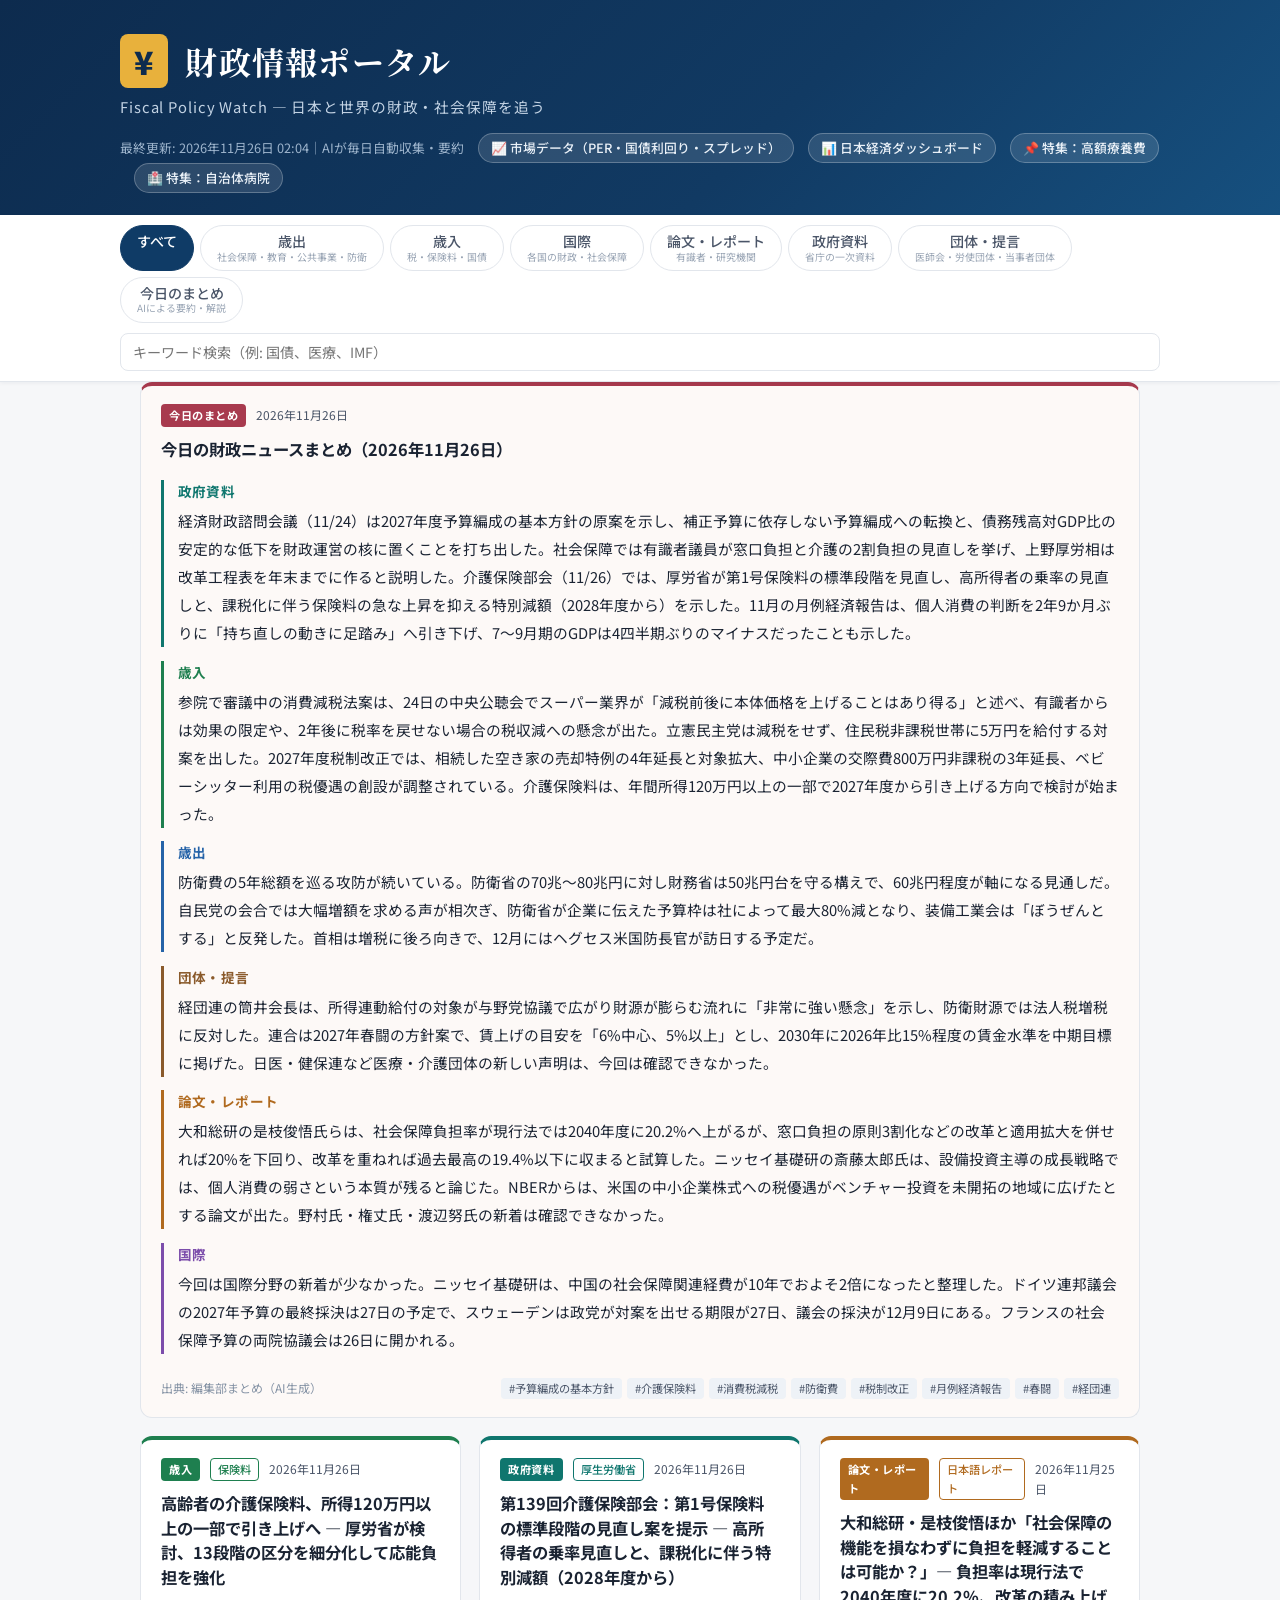
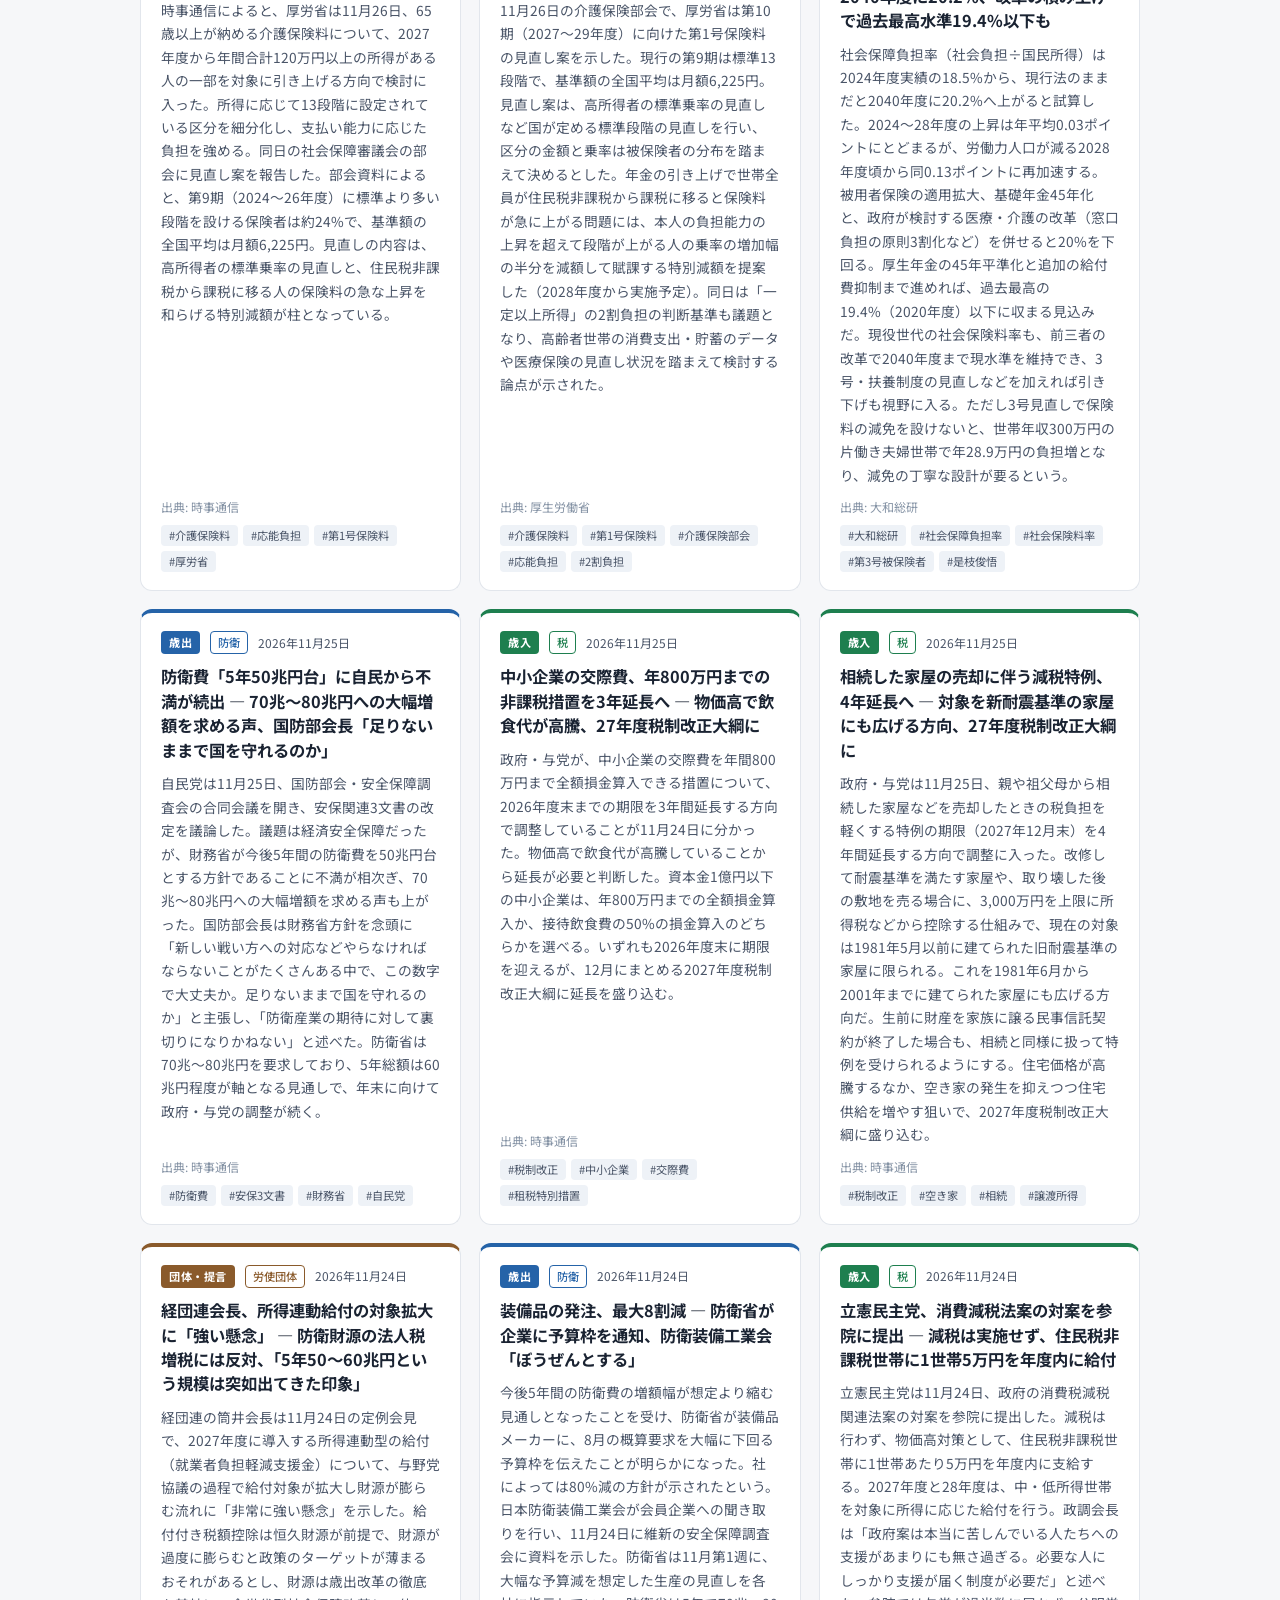
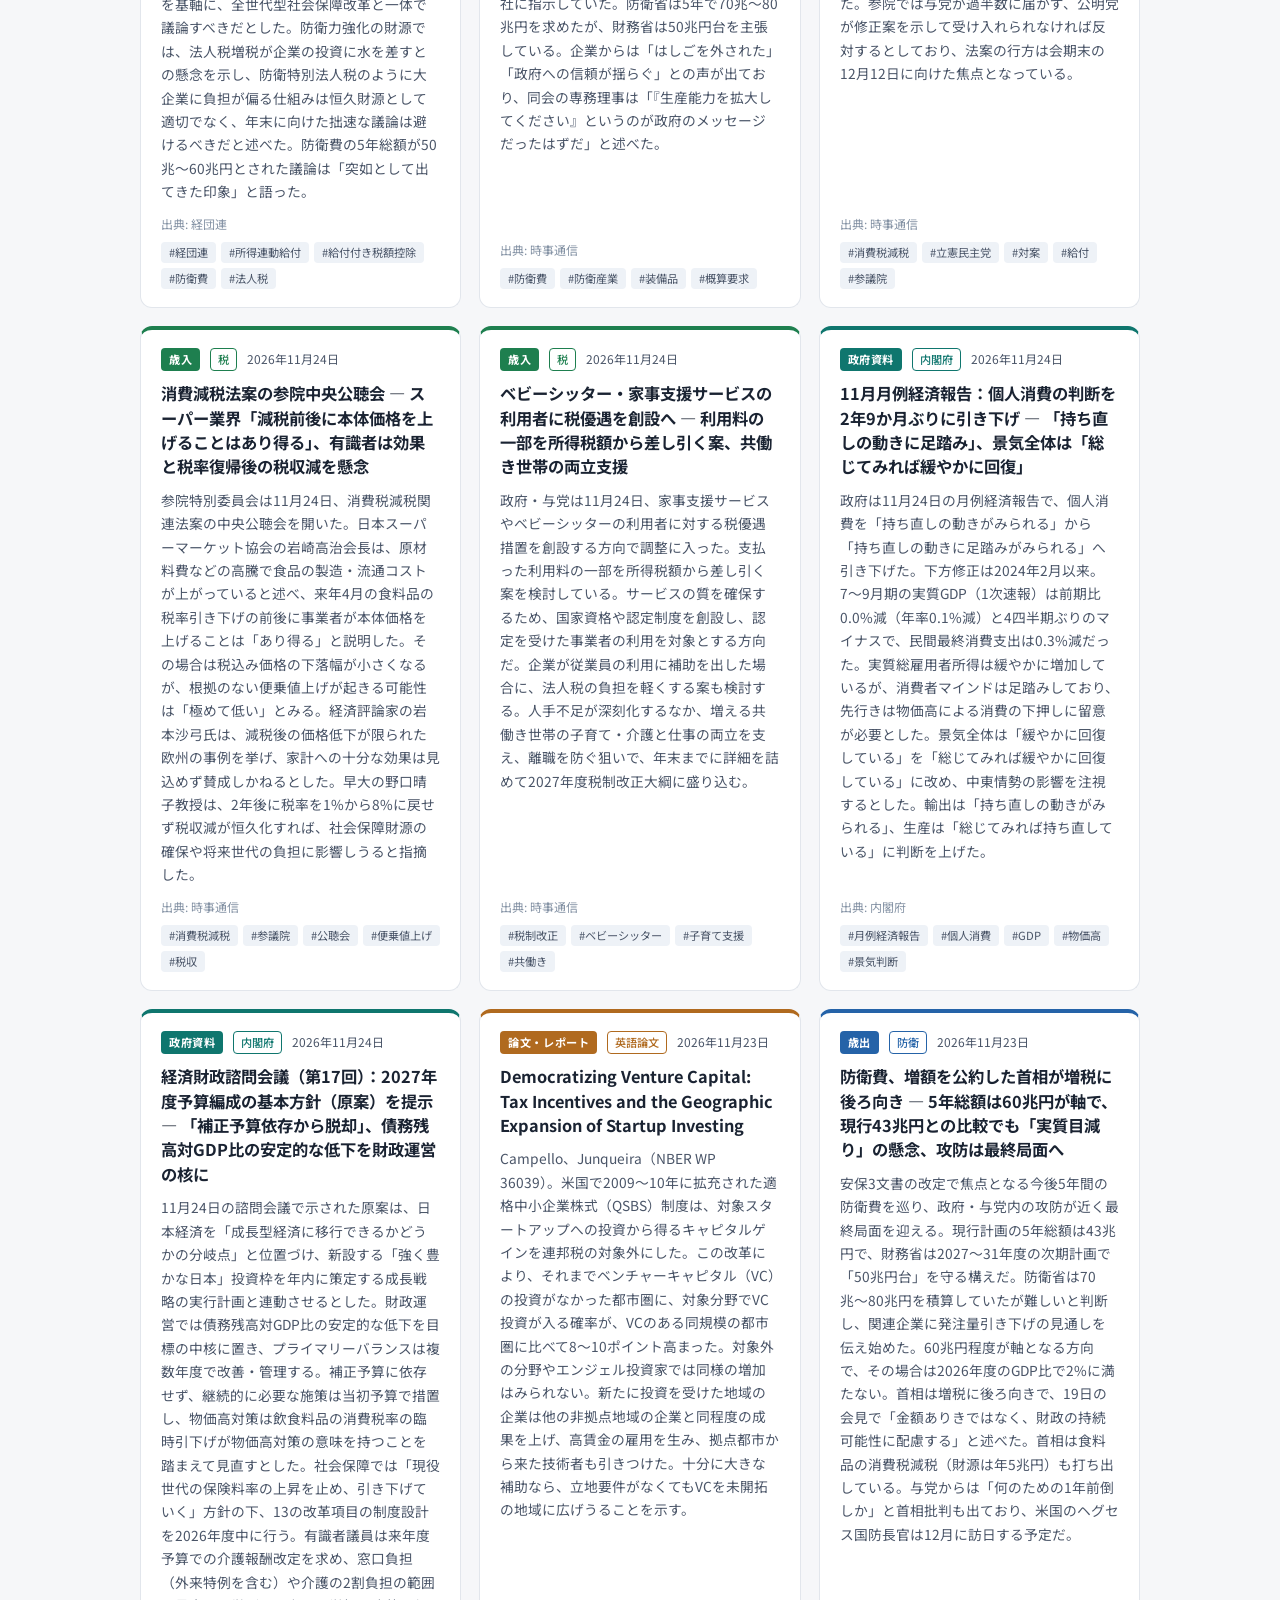
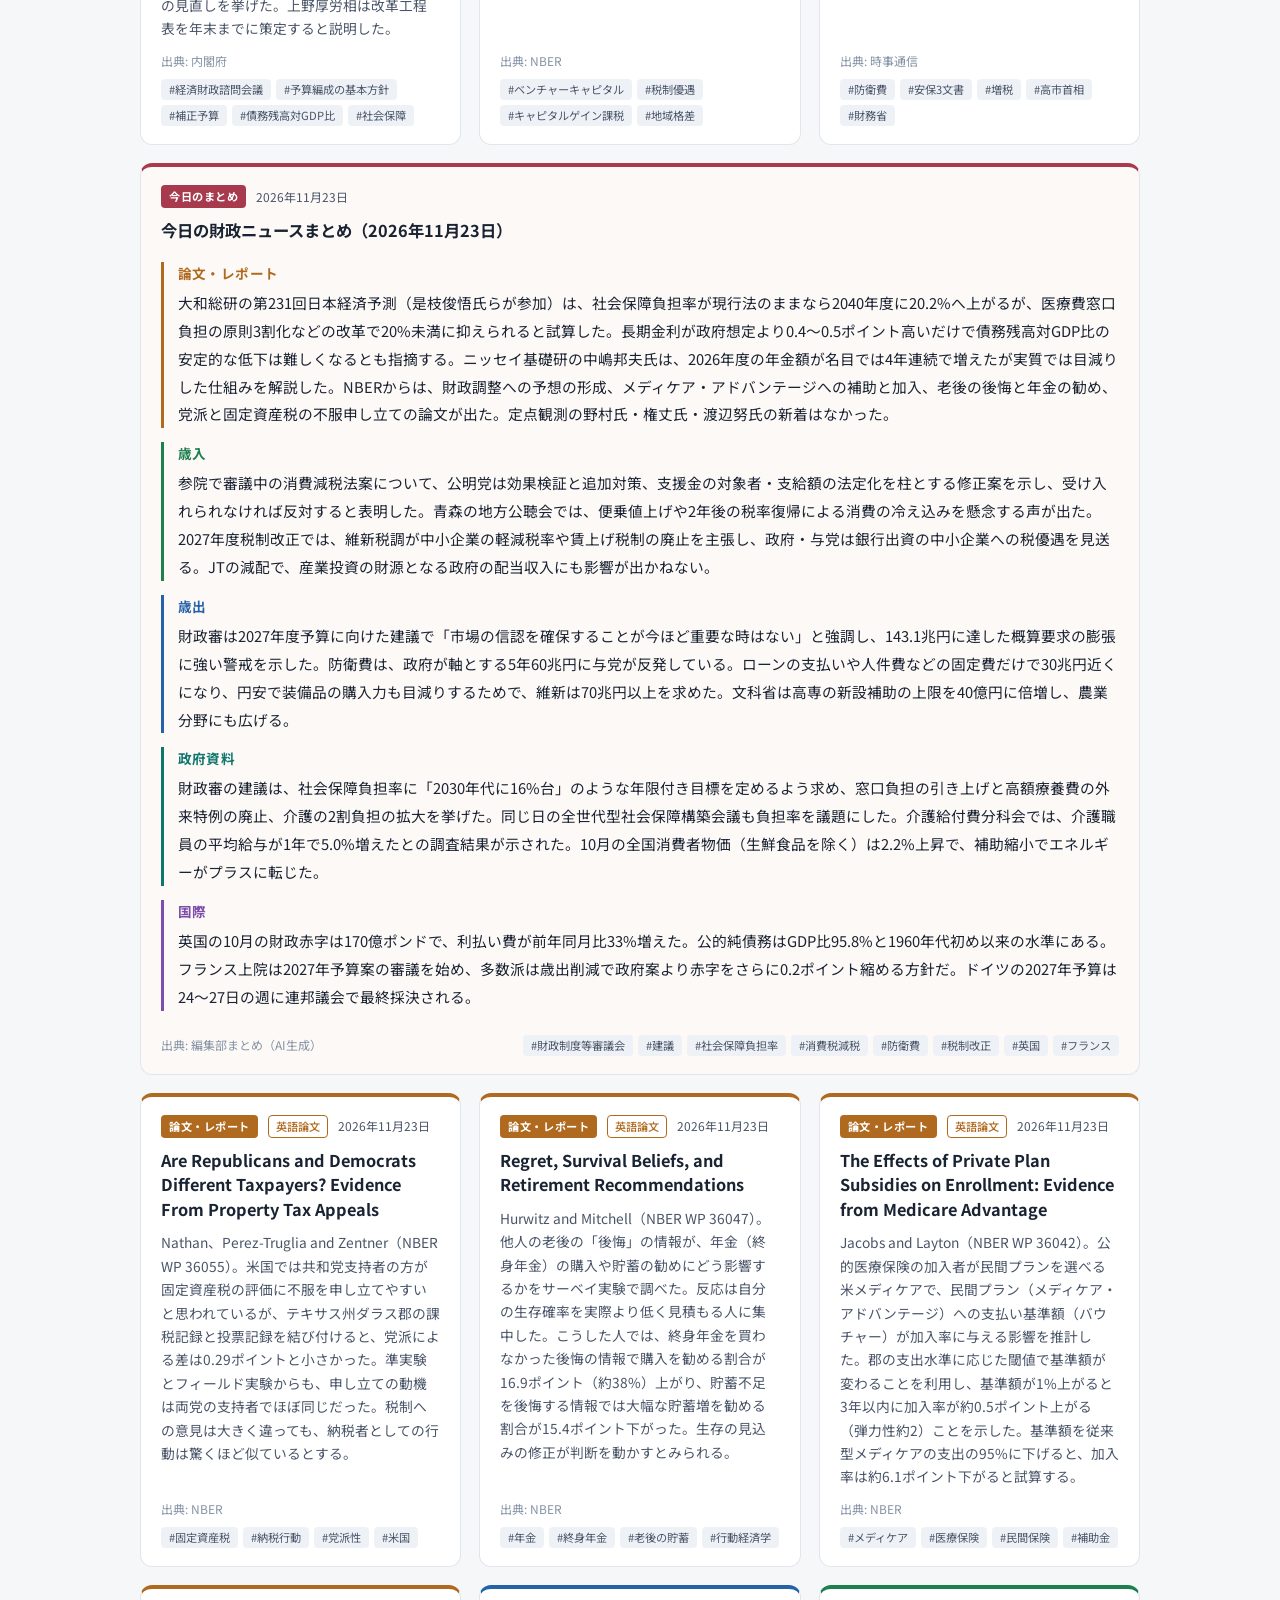
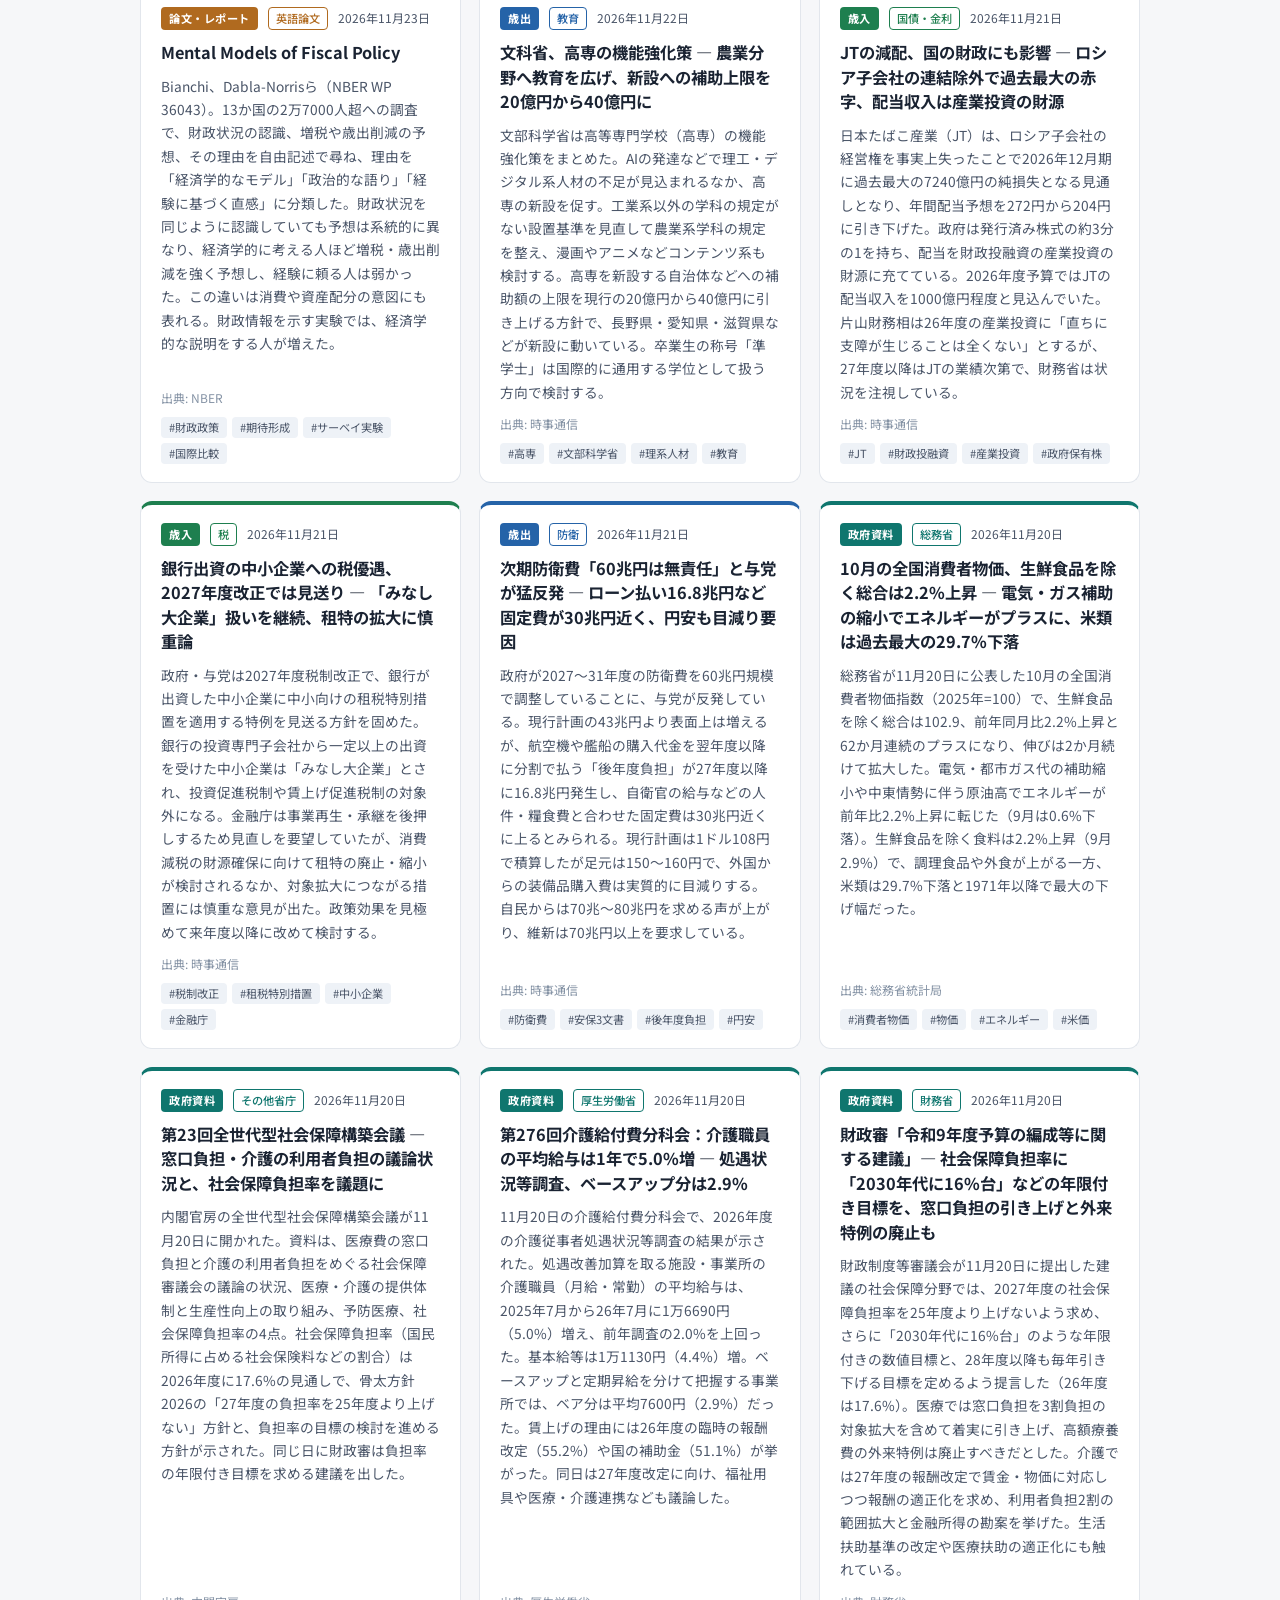
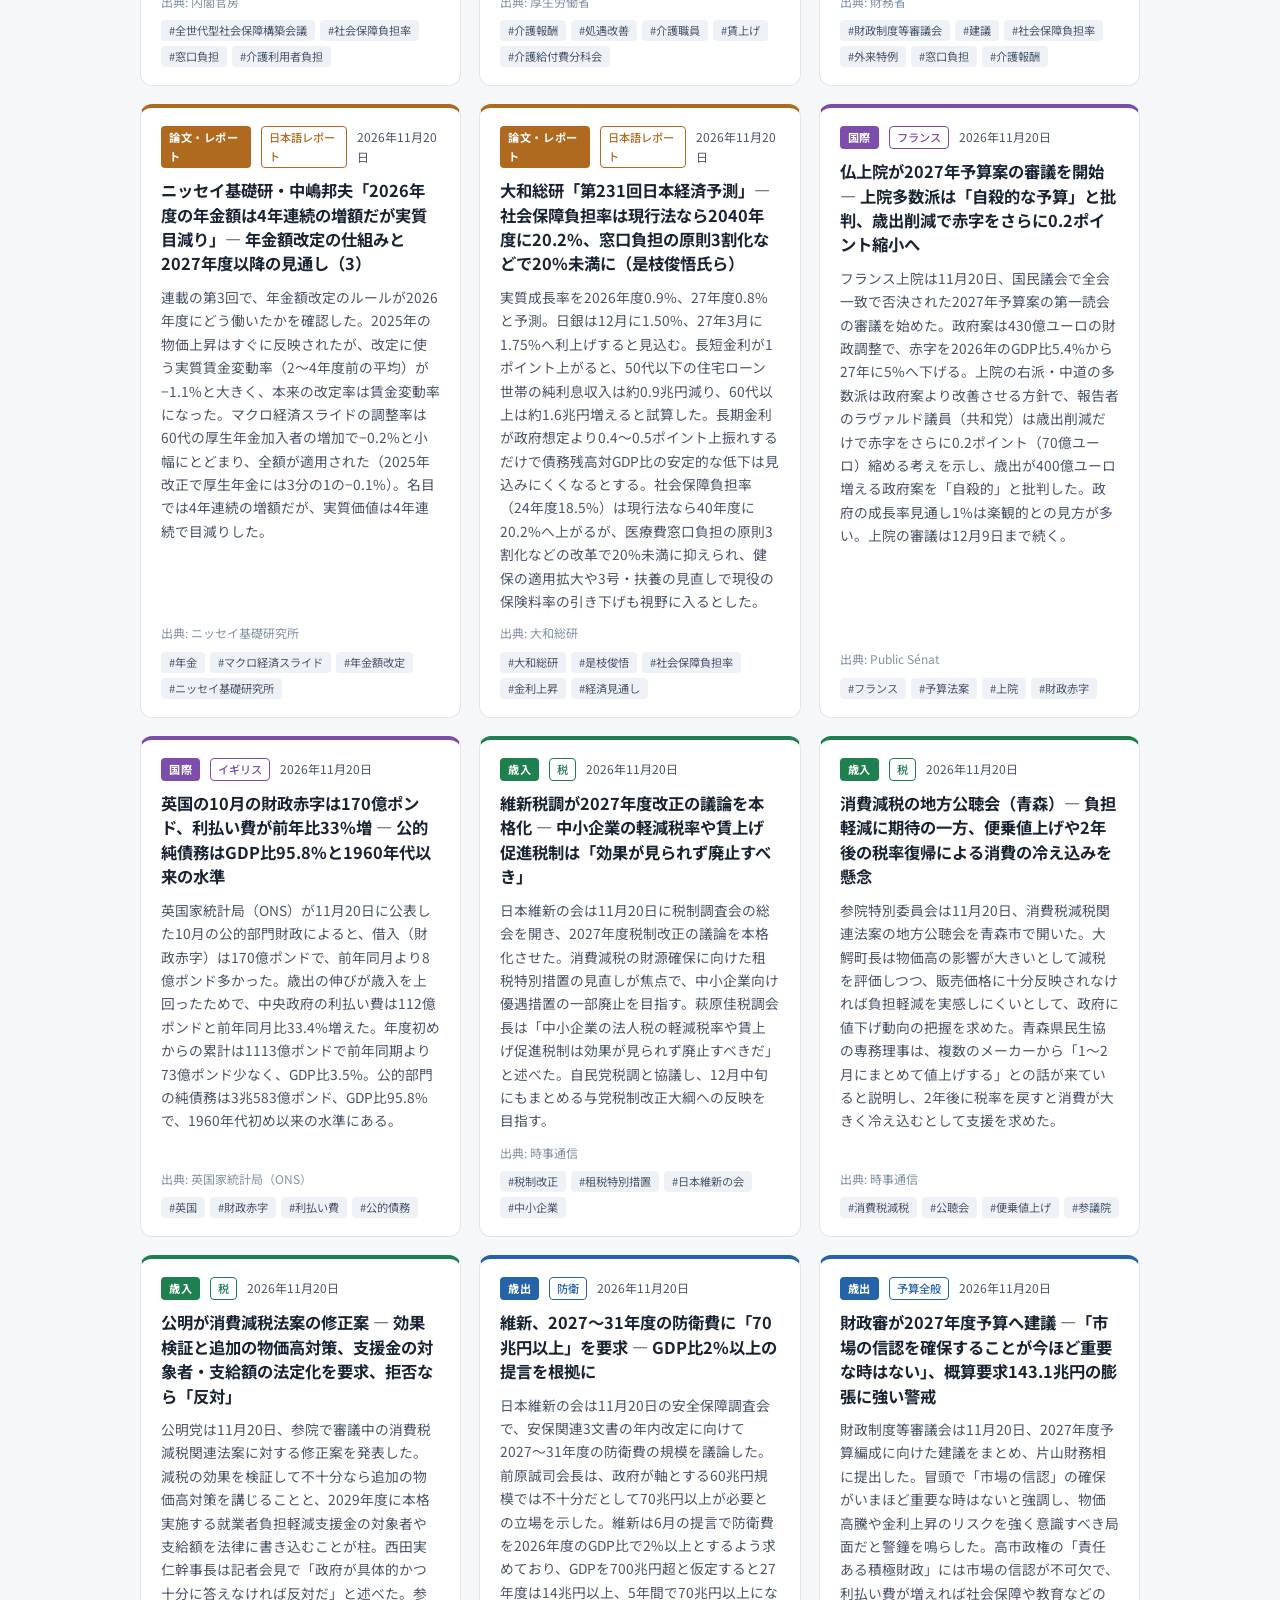
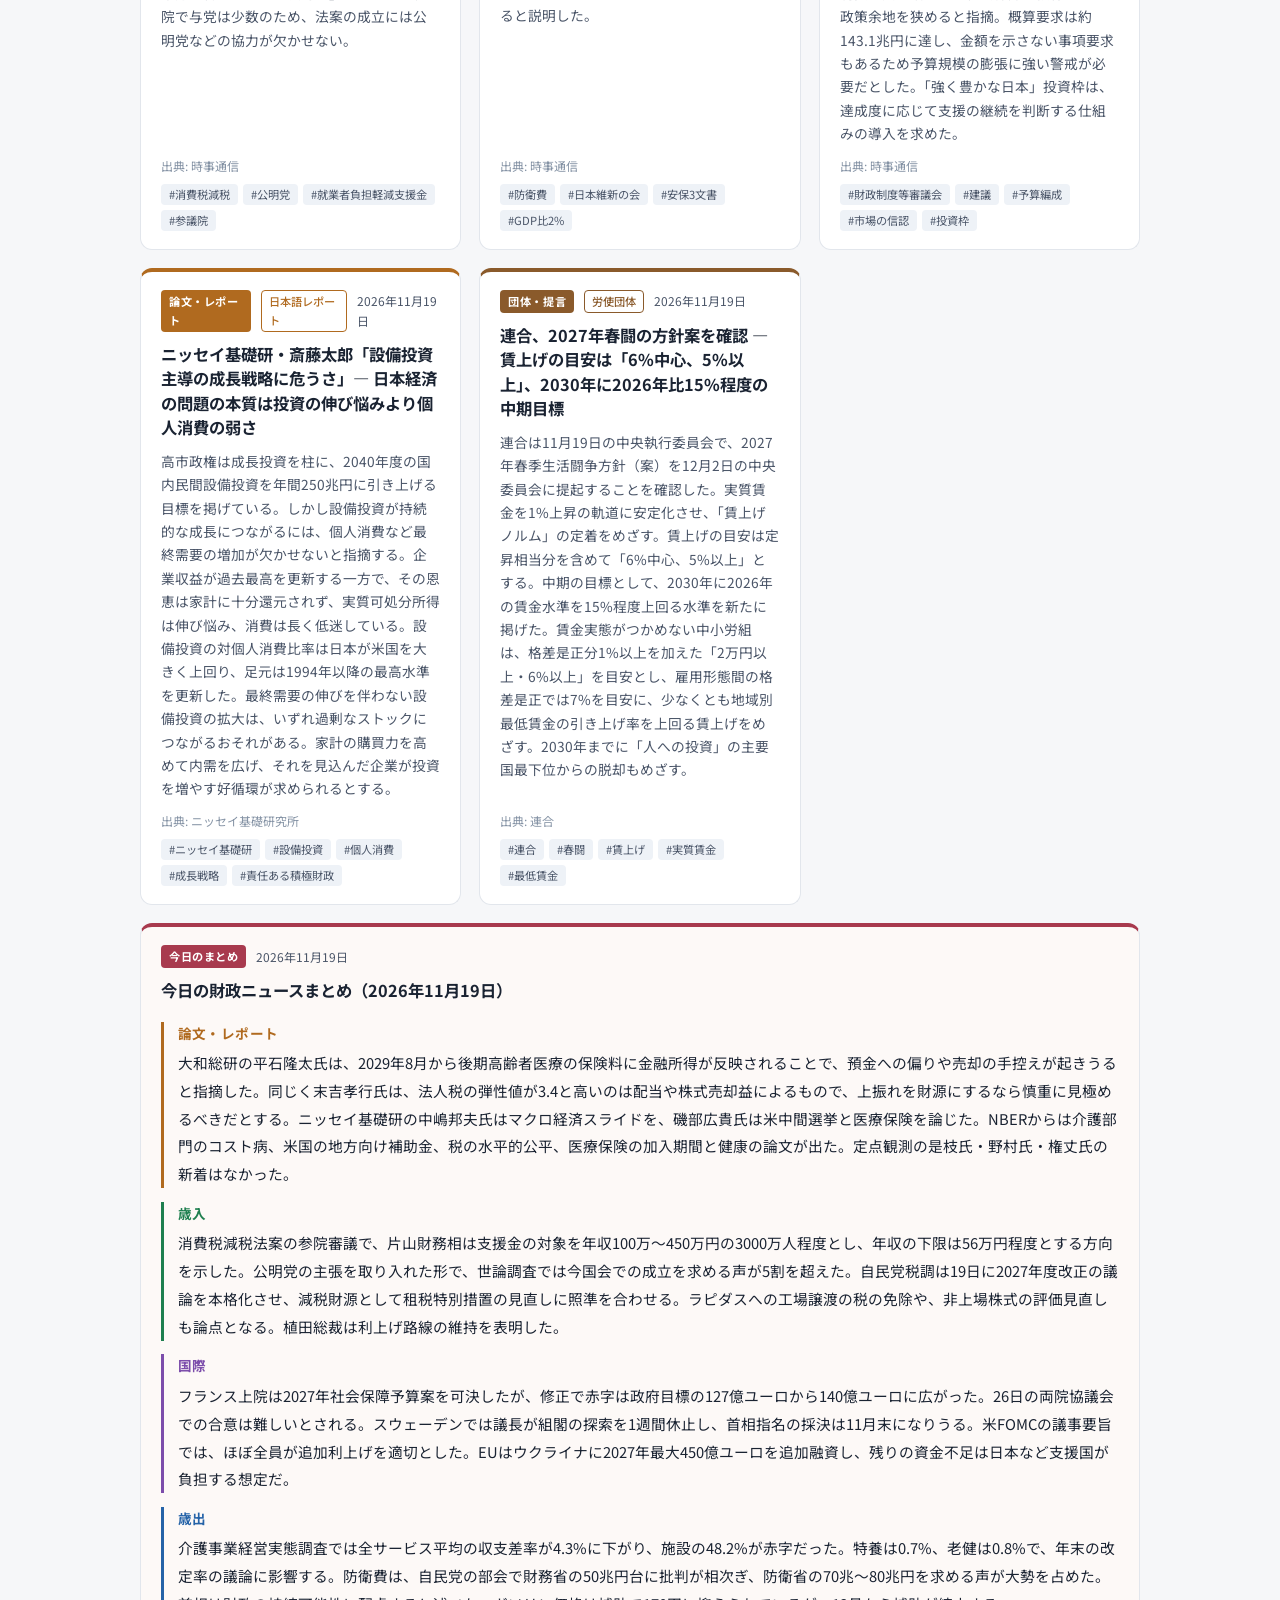
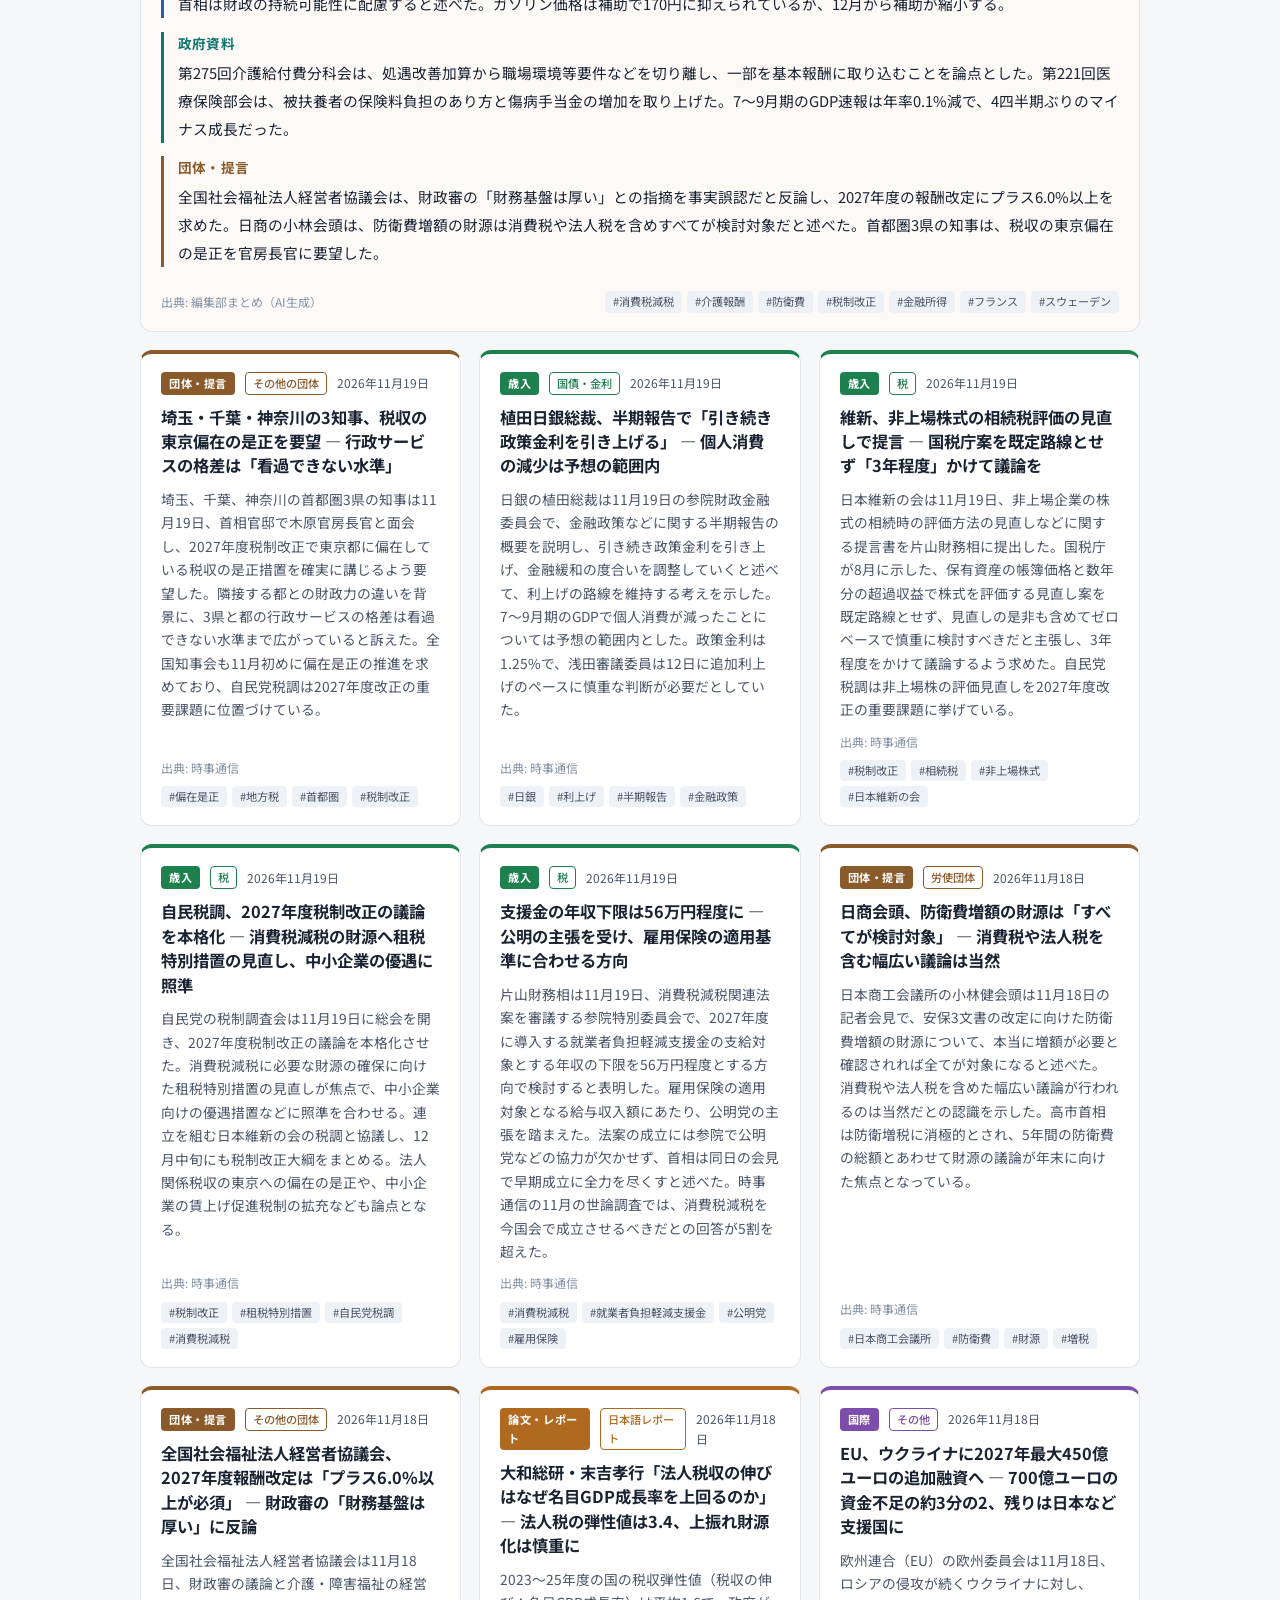
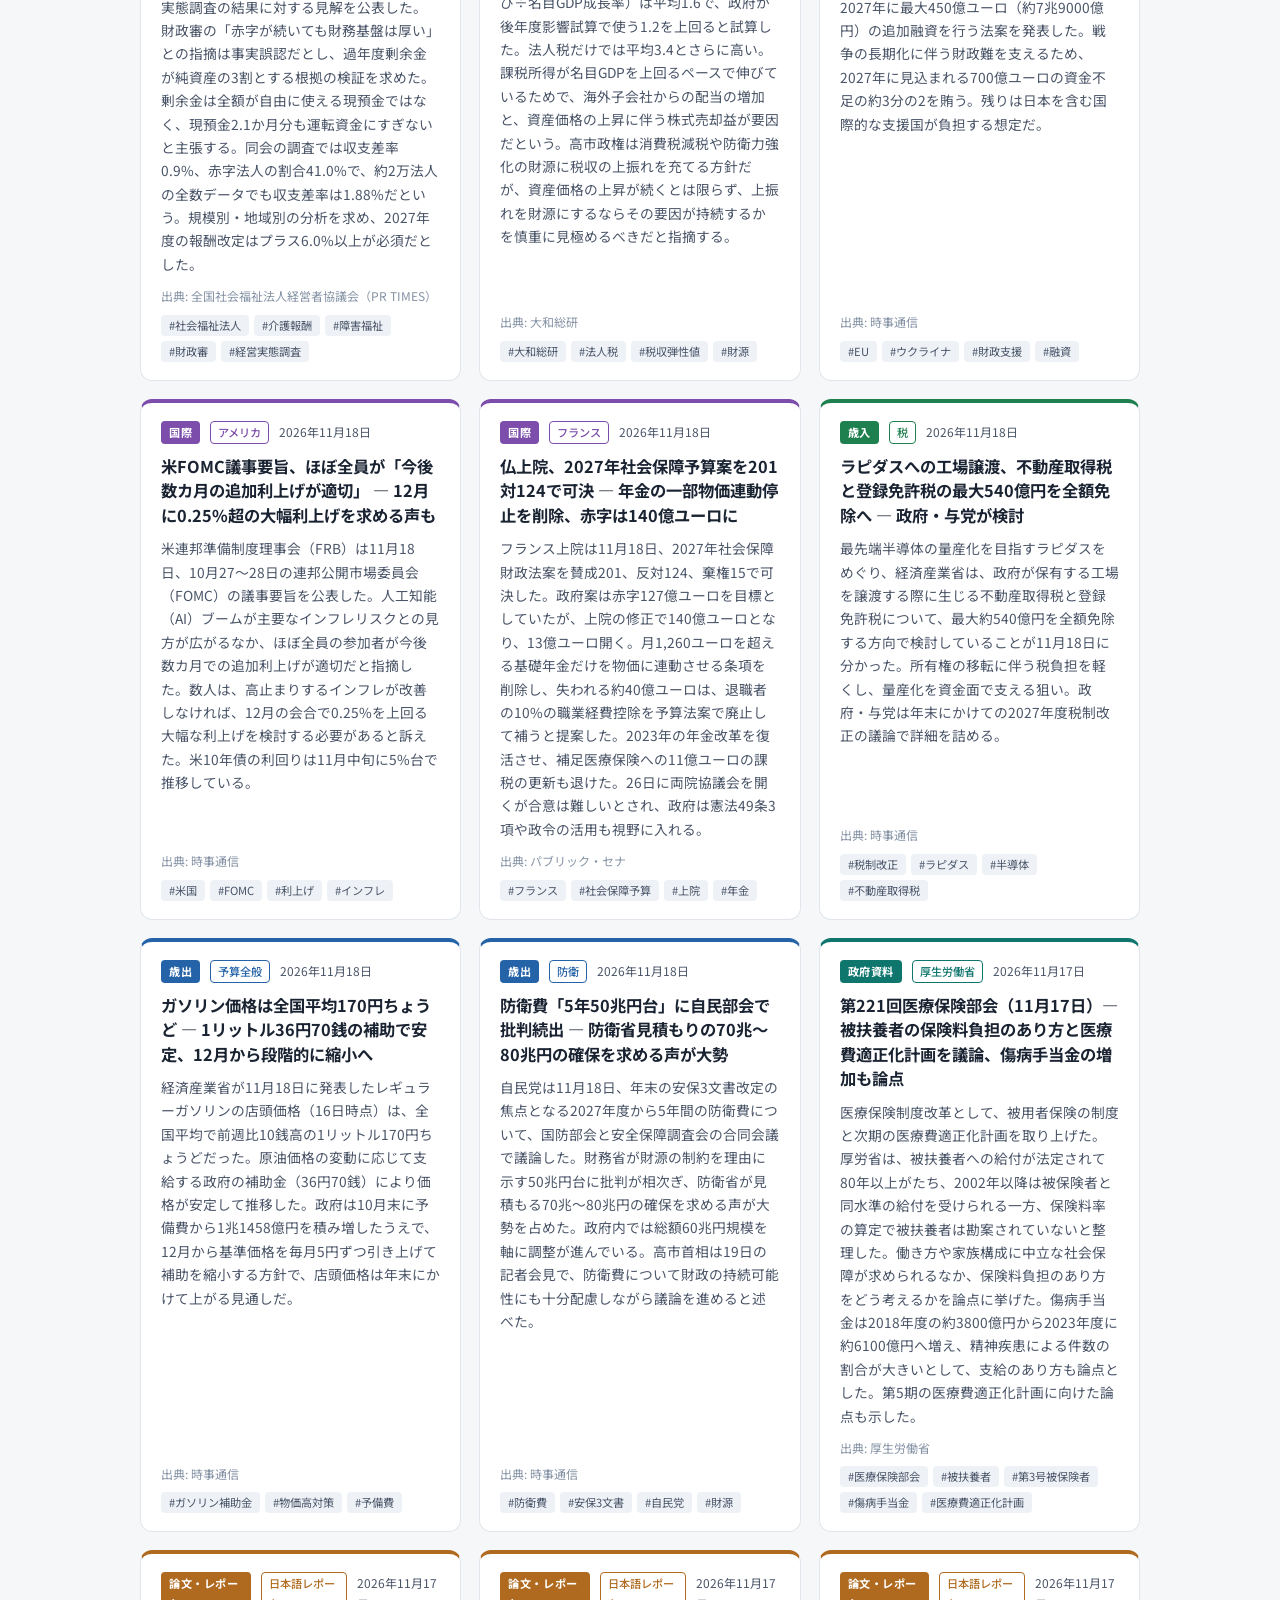
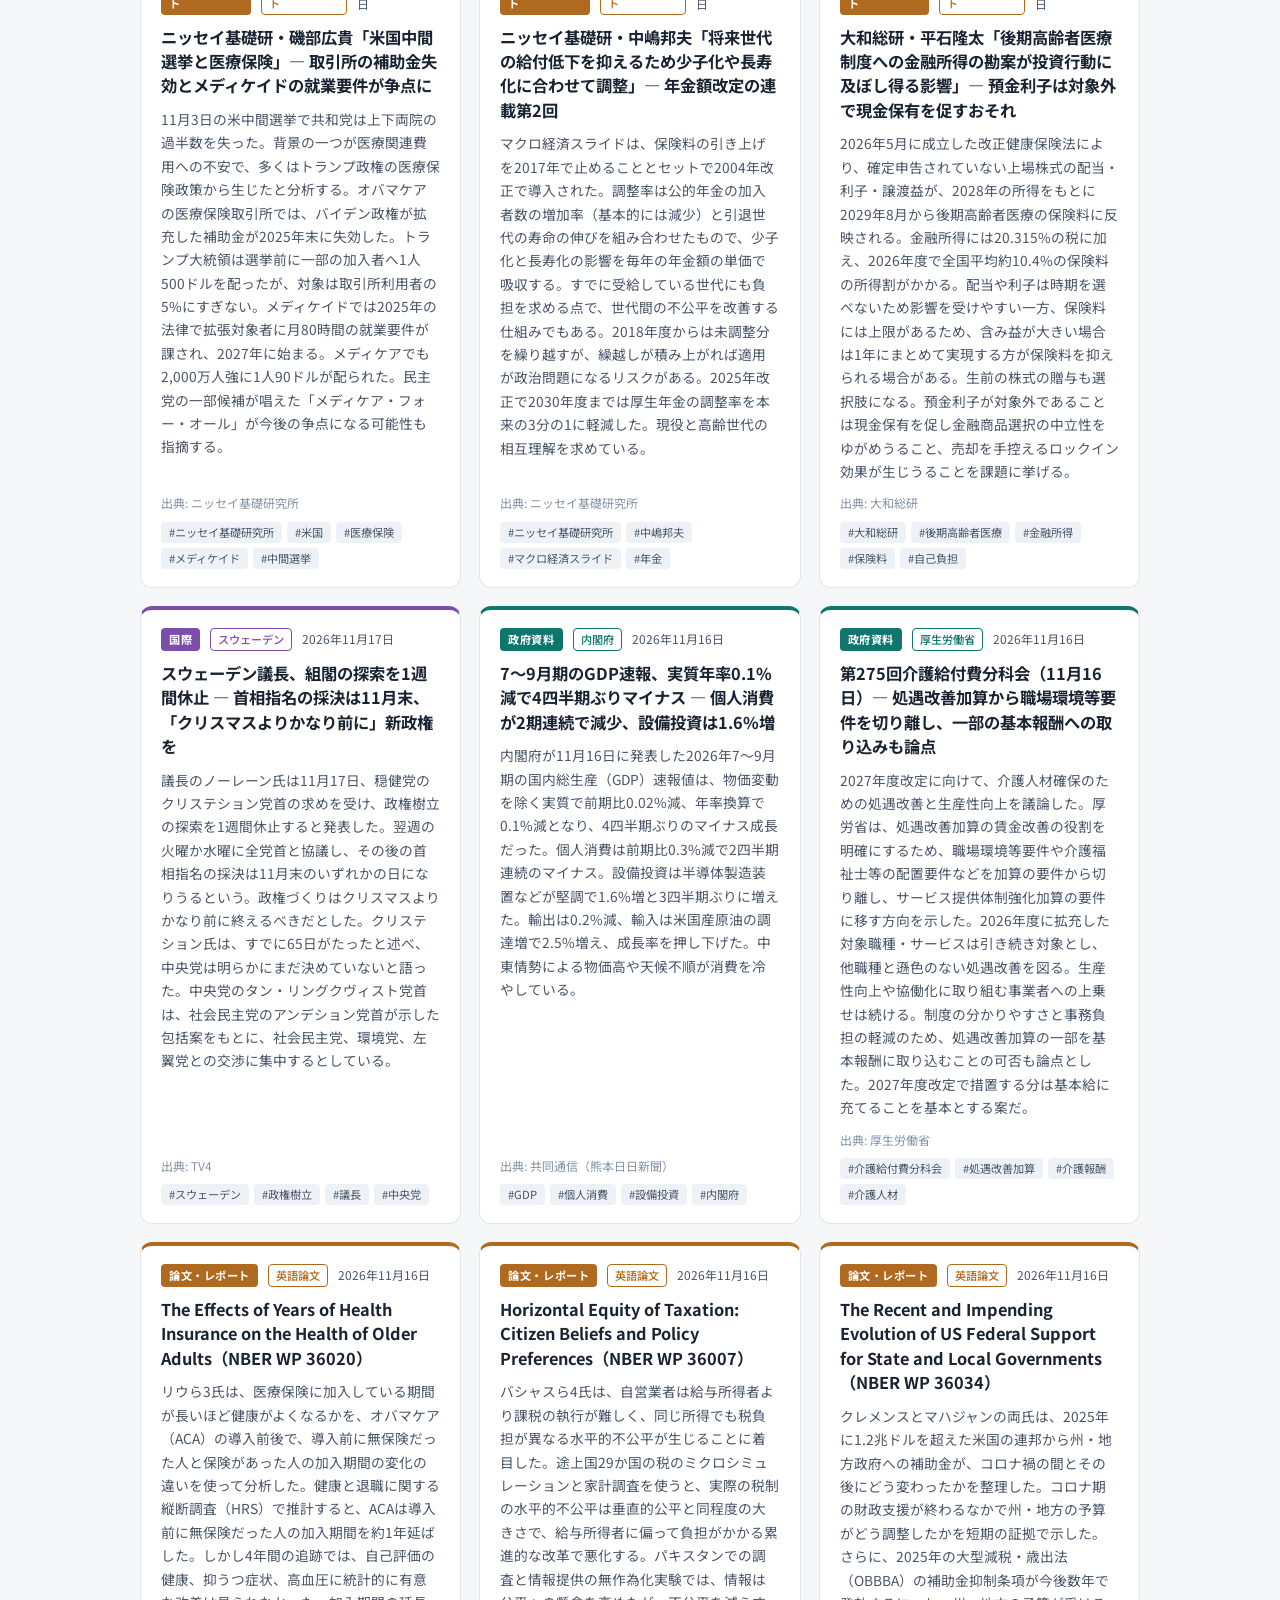
<file: index.html>
<!DOCTYPE html>
<html lang="ja">
<head>
  <meta charset="UTF-8">
  <meta name="viewport" content="width=device-width, initial-scale=1.0">
  <title>財政情報ポータル | 日本と世界の財政・社会保障ニュース</title>
  <meta name="description" content="日本の歳出・歳入、海外の財政・社会保障ニュース、有識者のレポートをAIが毎日収集・要約して届ける財政情報ポータルサイト">
  <meta name="robots" content="noindex, nofollow, noarchive">
  <link rel="preconnect" href="https://fonts.googleapis.com">
  <link href="https://fonts.googleapis.com/css2?family=Noto+Sans+JP:wght@400;500;700;900&family=Noto+Serif+JP:wght@600;700&display=swap" rel="stylesheet">
  <link rel="stylesheet" href="assets/style.css?v=20260928a">
</head>
<body>
  <header class="site-header">
    <div class="container">
      <div class="header-top">
        <h1 class="site-title"><span class="title-mark">¥</span> 財政情報ポータル</h1>
        <p class="site-subtitle">Fiscal Policy Watch — 日本と世界の財政・社会保障を追う</p>
      </div>
      <p class="update-info">最終更新: <time id="last-updated">読み込み中…</time>｜AIが毎日自動収集・要約<a class="header-link" href="market.html">📈 市場データ（PER・国債利回り・スプレッド）</a><a class="header-link" href="japan.html">📊 日本経済ダッシュボード</a><a class="header-link" href="feature-kogaku.html">📌 特集：高額療養費</a><a class="header-link" href="feature-hospital.html">🏥 特集：自治体病院</a></p>
    </div>
  </header>

  <nav class="category-nav">
    <div class="container nav-inner">
      <div class="tabs" role="tablist">
        <button class="tab active" data-category="all">すべて</button>
        <button class="tab tab-expenditure" data-category="expenditure">歳出<span class="tab-note">社会保障・教育・公共事業・防衛</span></button>
        <button class="tab tab-revenue" data-category="revenue">歳入<span class="tab-note">税・保険料・国債</span></button>
        <button class="tab tab-international" data-category="international">国際<span class="tab-note">各国の財政・社会保障</span></button>
        <button class="tab tab-research" data-category="research">論文・レポート<span class="tab-note">有識者・研究機関</span></button>
        <button class="tab tab-government" data-category="government">政府資料<span class="tab-note">省庁の一次資料</span></button>
        <button class="tab tab-stakeholder" data-category="stakeholder">団体・提言<span class="tab-note">医師会・労使団体・当事者団体</span></button>
        <button class="tab tab-digest" data-category="digest">今日のまとめ<span class="tab-note">AIによる要約・解説</span></button>
      </div>
      <input type="search" id="search-box" class="search-box" placeholder="キーワード検索（例: 国債、医療、IMF）">
    </div>
    <div class="container subtabs" id="subtabs" hidden></div>
  </nav>

  <main class="container">
    <div id="notice" class="notice" hidden></div>
    <div id="article-list" class="article-grid" aria-live="polite"></div>
    <p id="empty-message" class="empty-message" hidden>該当する記事が見つかりませんでした。</p>
  </main>

  <footer class="site-footer">
    <div class="container">
      <p>本サイトの要約はAI（Claude）が自動生成しています。内容の正確性は保証されないため、必ずリンク先の一次情報をご確認ください。</p>
      <p>カテゴリ: <strong>歳出</strong>＝社会保障・教育・公共事業・防衛など国・自治体の支出／<strong>歳入</strong>＝税・保険料・国債／<strong>国際</strong>＝海外の財政・社会保障ニュース／<strong>論文・レポート</strong>＝内外の有識者・研究機関の分析（英語論文・日本語論文・国際機関レポート・日本語レポートの4種別）／<strong>政府資料</strong>＝内閣府・財務省・厚労省・総務省・文科省・こども家庭庁等の一次資料の解説とリンク／<strong>団体・提言</strong>＝医師会・健保連・経団連・連合・患者団体・学会など、社会保障や教育に関わる団体の主張と提言／<strong>今日のまとめ</strong>＝その日の新着情報をAIが俯瞰して要約・解説</p>
    </div>
  </footer>

  <script src="assets/app.js?v=20260928a"></script>
</body>
</html>
</file>
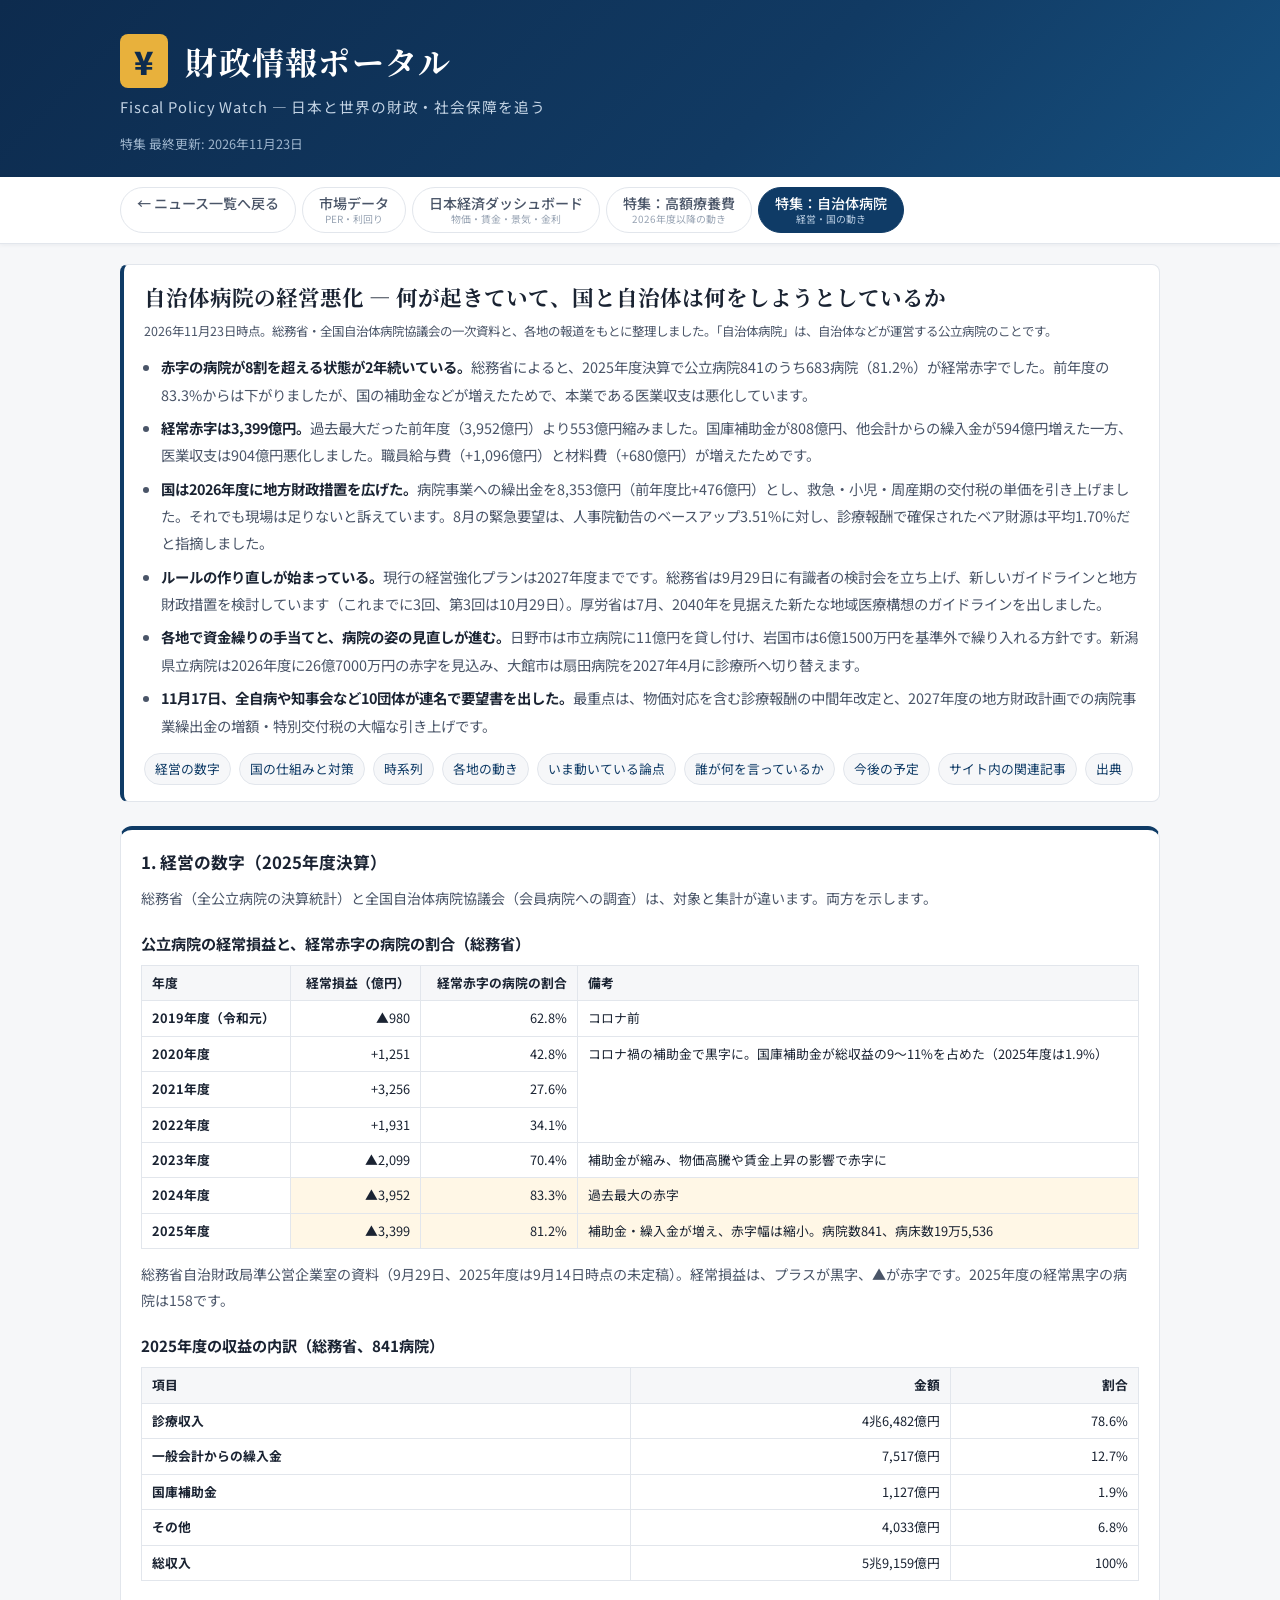
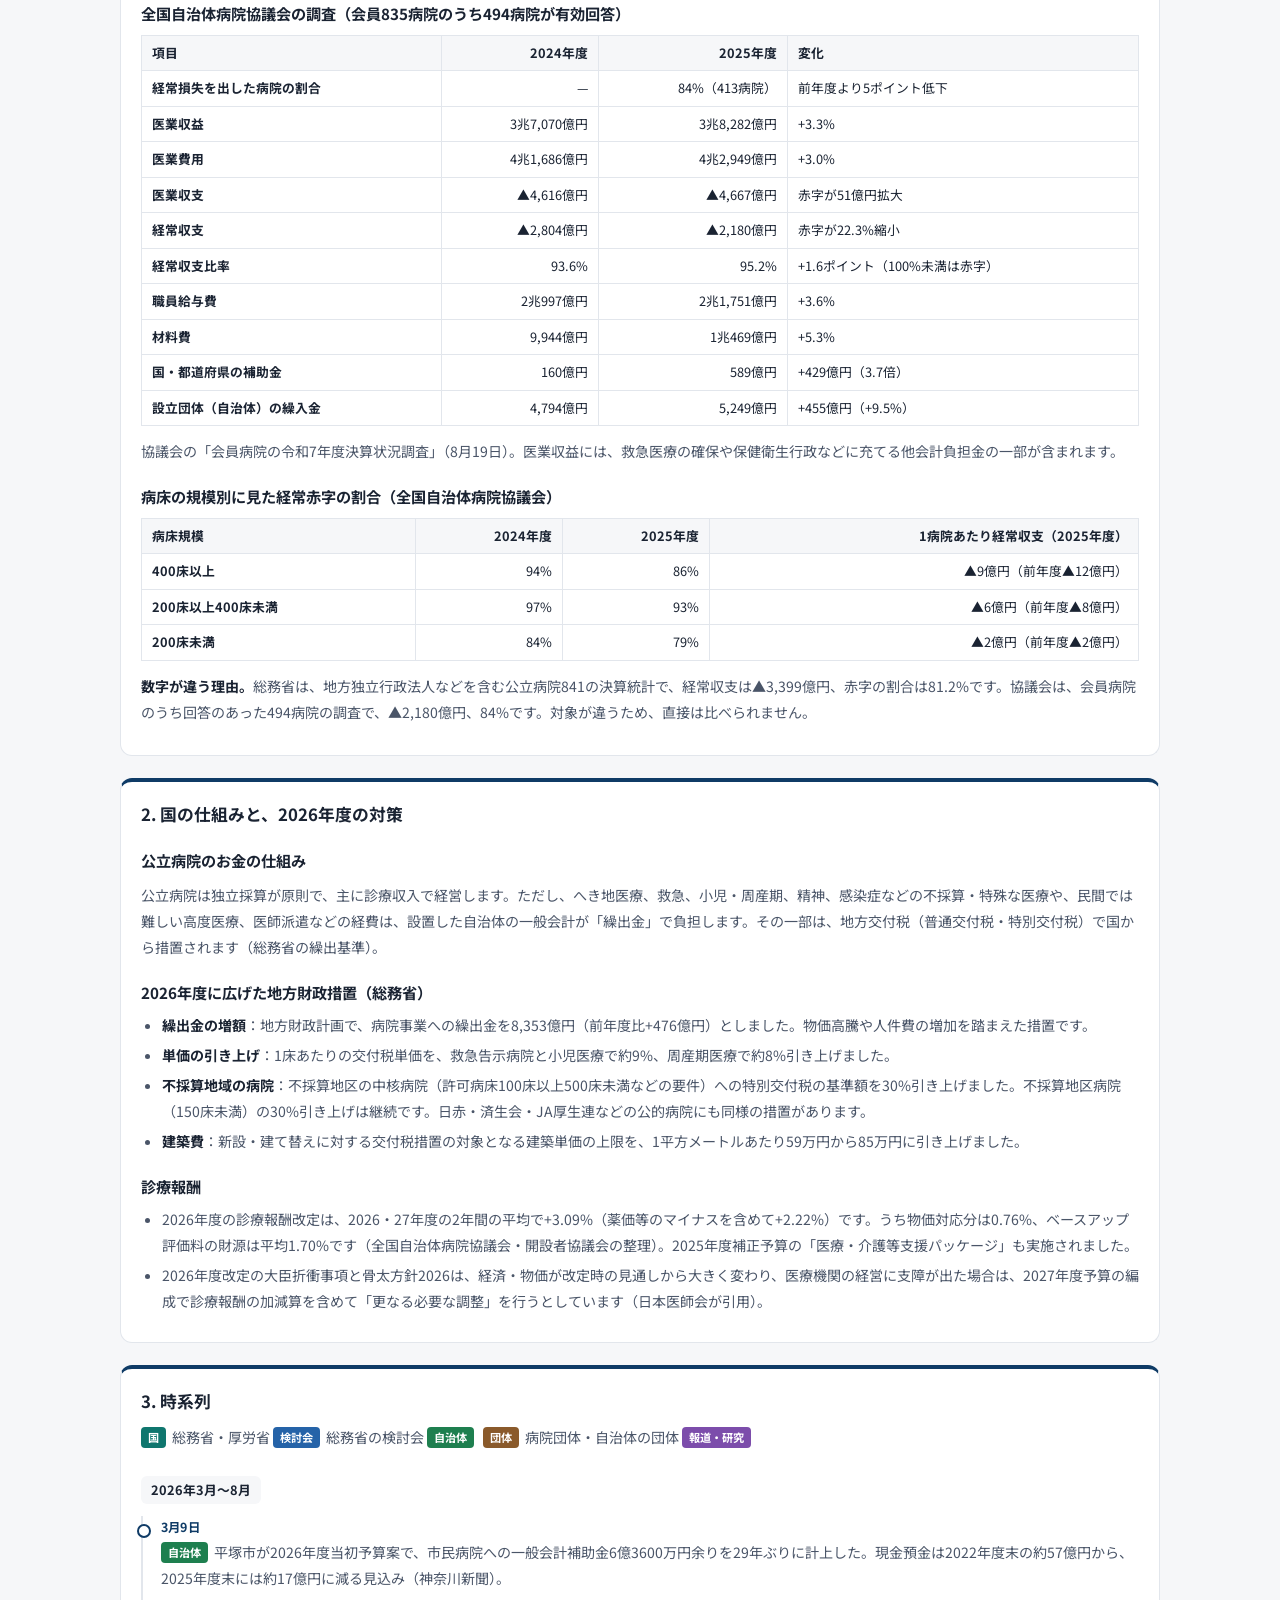
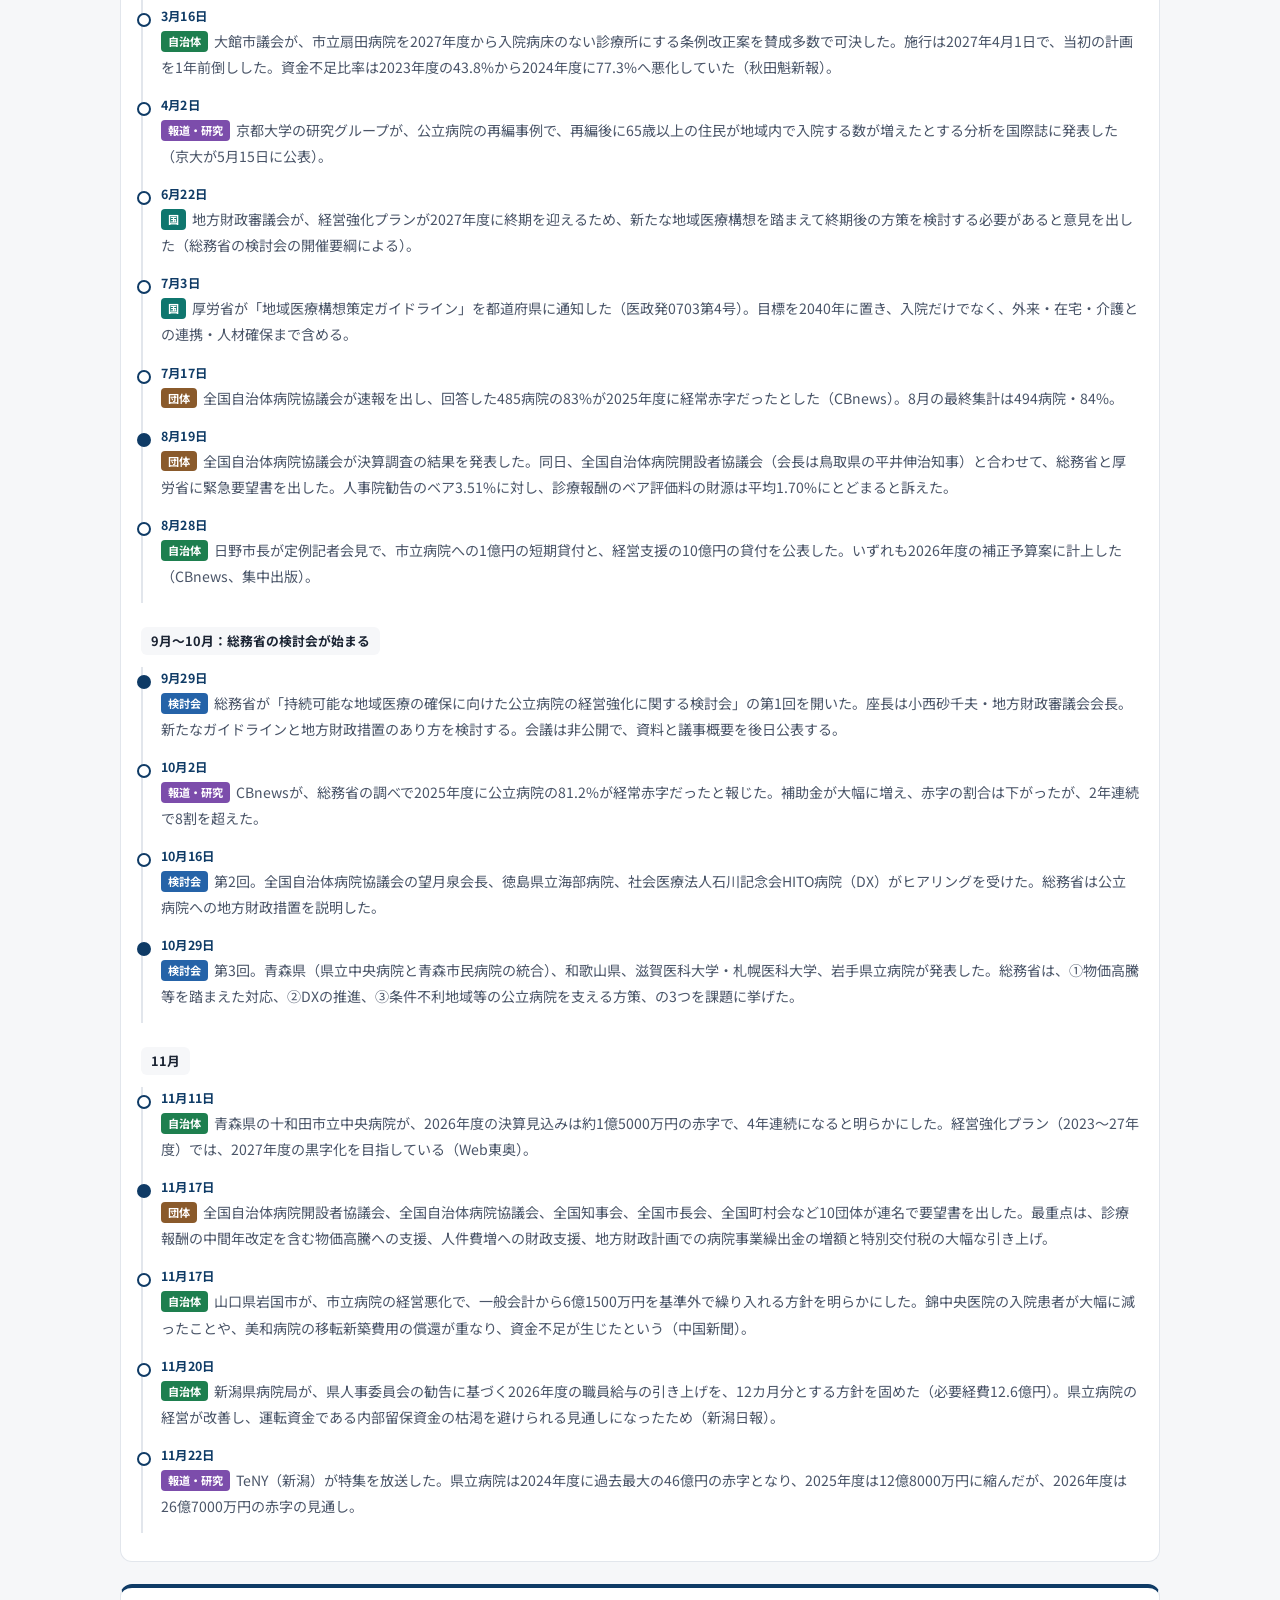
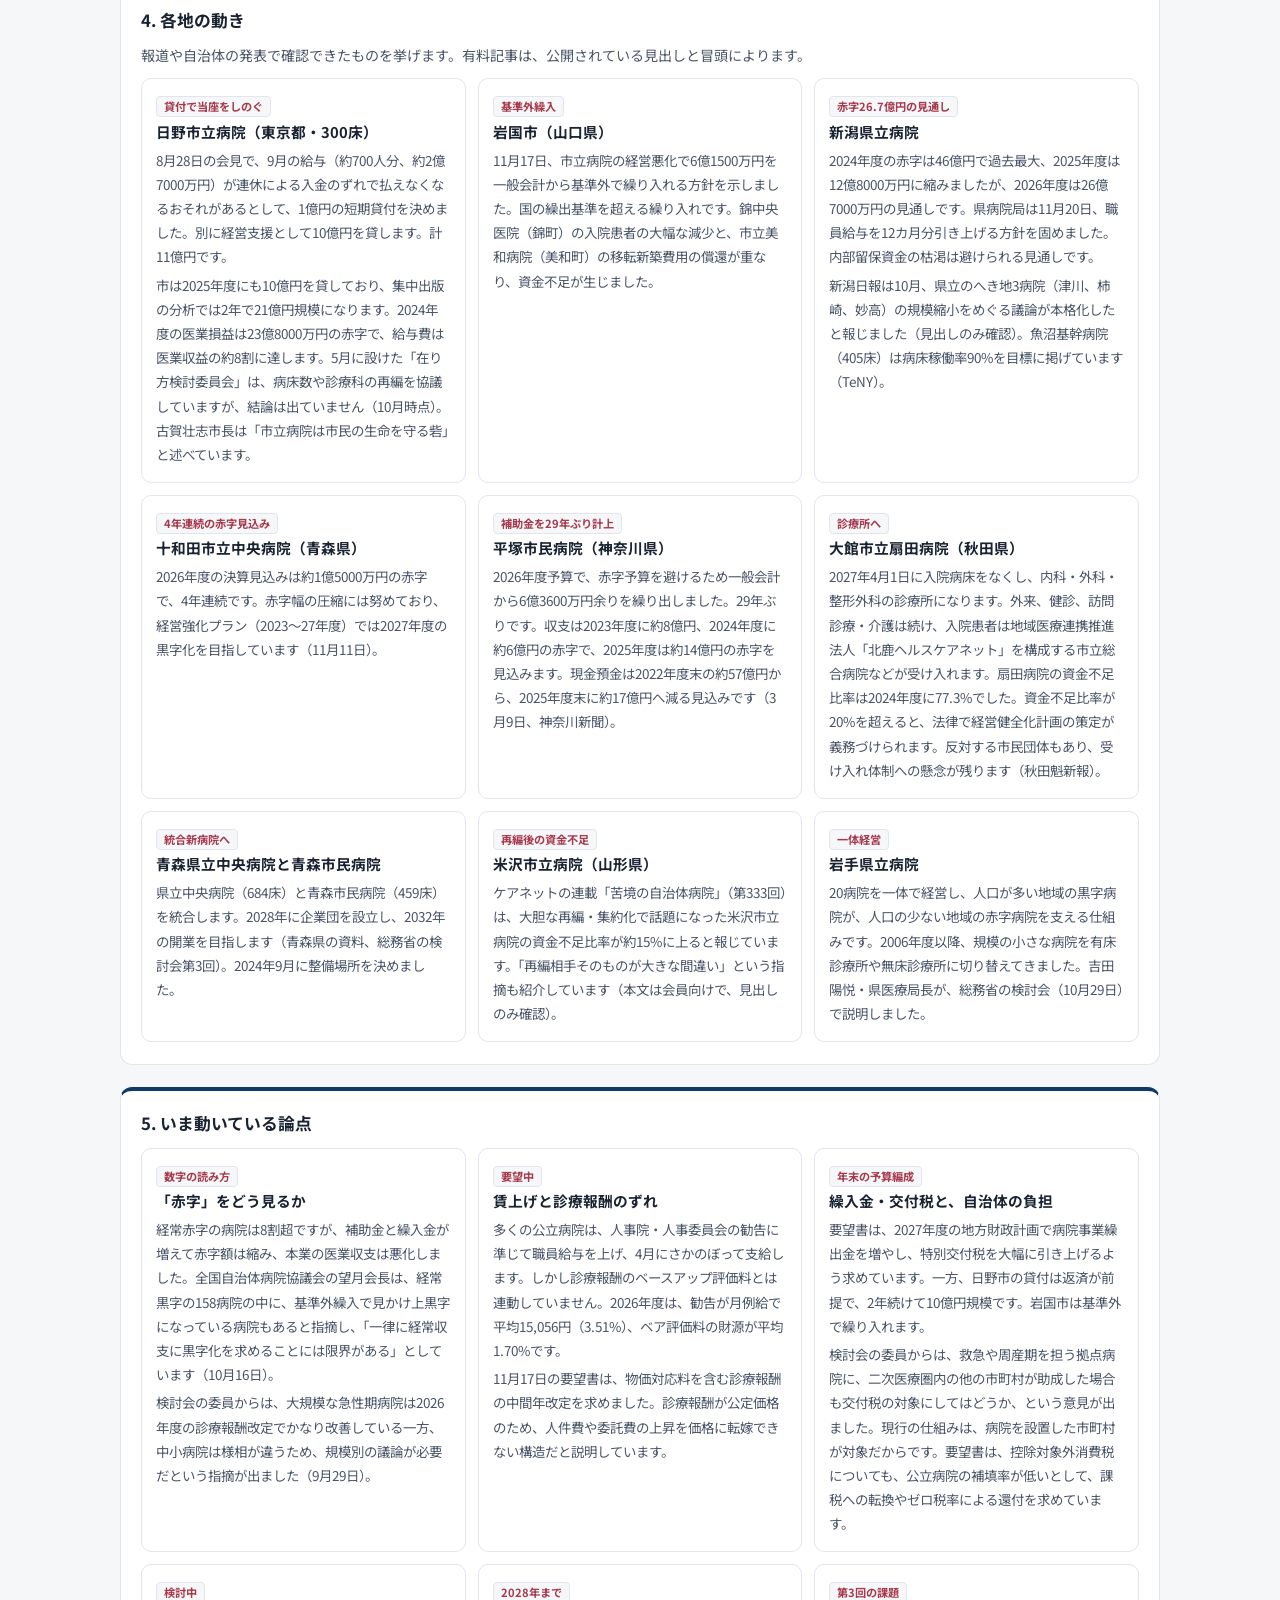
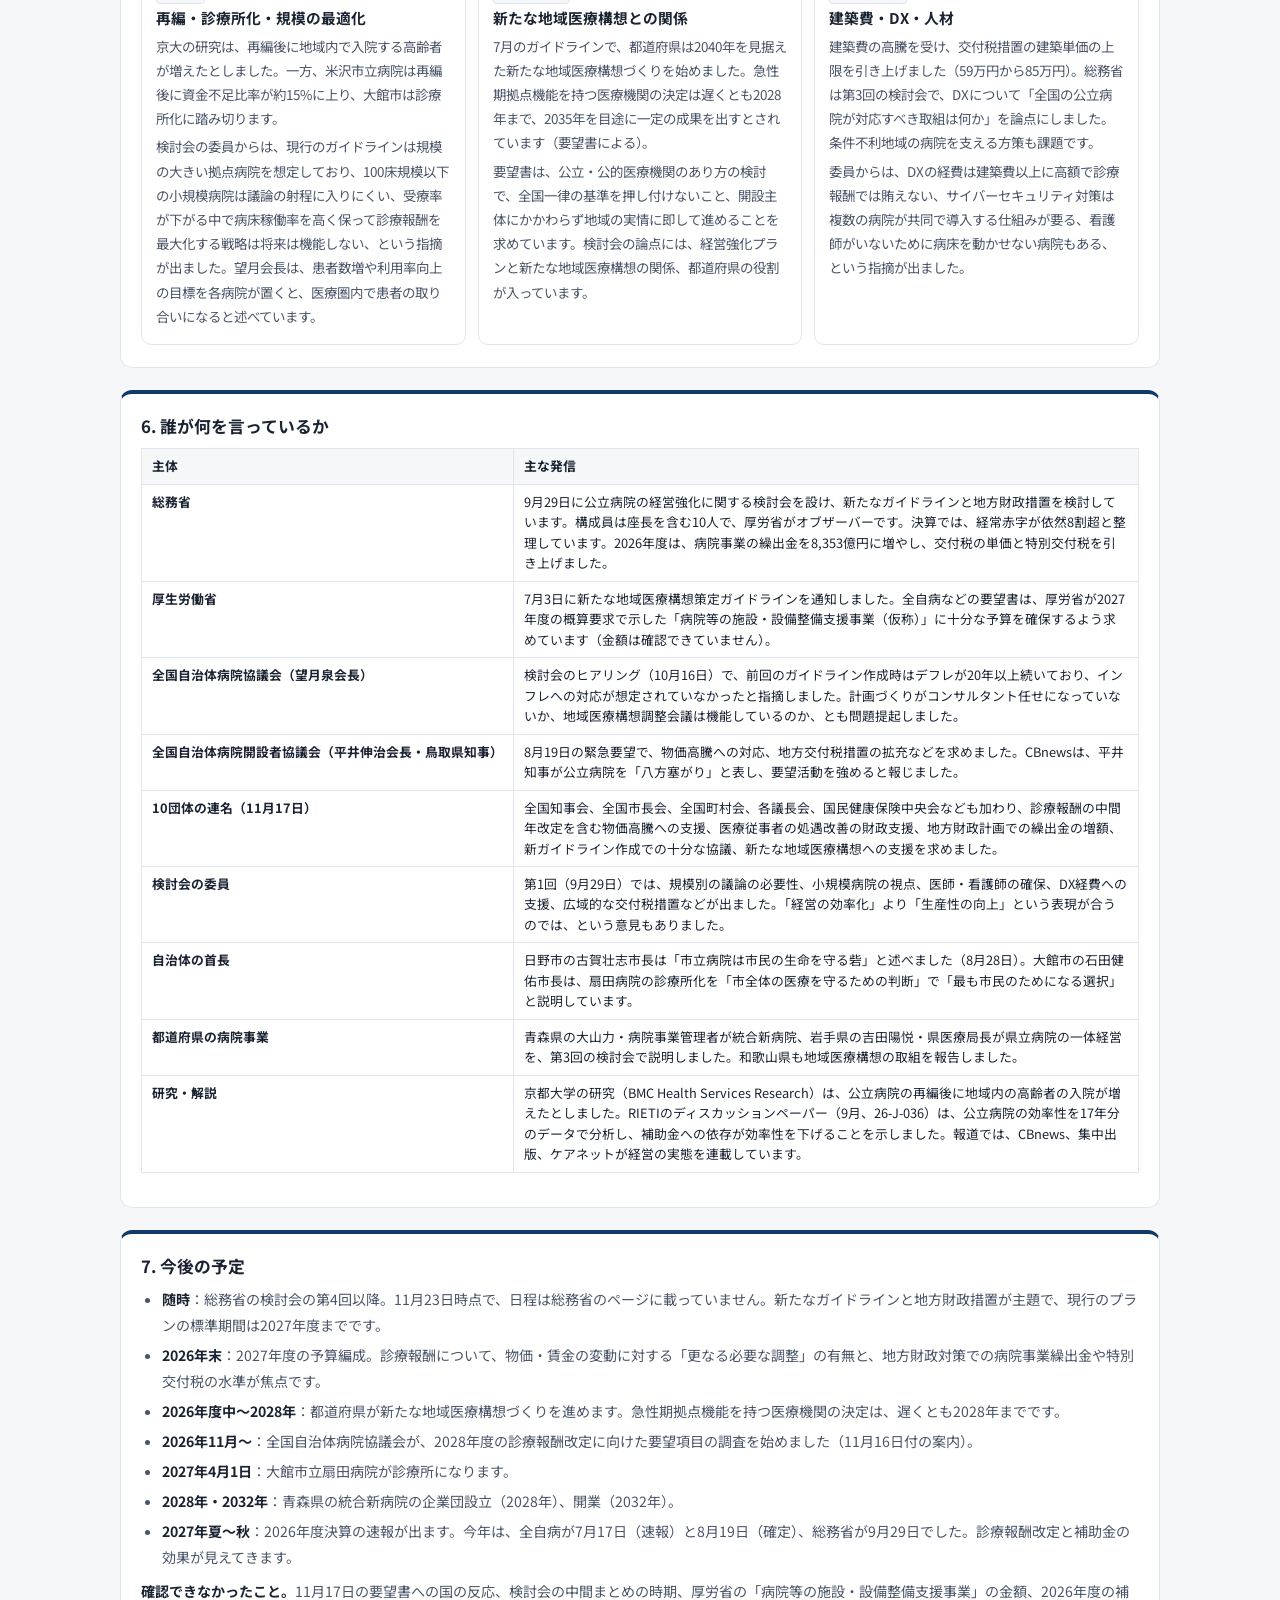
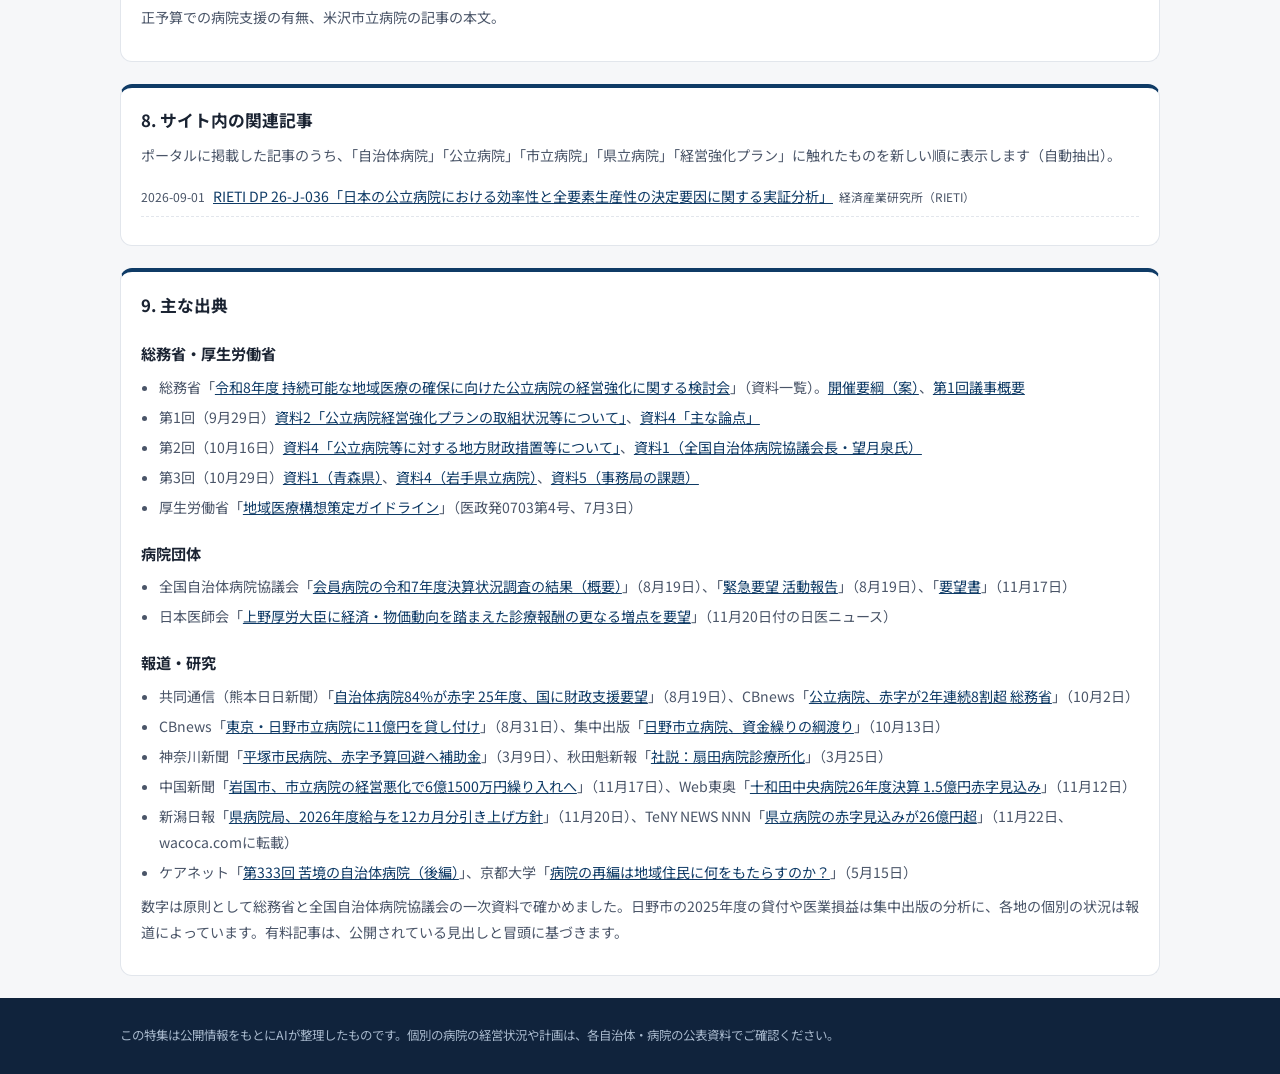
<file: feature-hospital.html>
<!DOCTYPE html>
<html lang="ja">
<head>
  <meta charset="UTF-8">
  <meta name="viewport" content="width=device-width, initial-scale=1.0">
  <title>特集：自治体病院 | 財政情報ポータル</title>
  <meta name="description" content="自治体病院（公立病院）の経営悪化と、国・自治体・病院団体の動きの整理">
  <meta name="robots" content="noindex, nofollow, noarchive">
  <link rel="preconnect" href="https://fonts.googleapis.com">
  <link href="https://fonts.googleapis.com/css2?family=Noto+Sans+JP:wght@400;500;700;900&family=Noto+Serif+JP:wght@600;700&display=swap" rel="stylesheet">
  <link rel="stylesheet" href="assets/style.css?v=20261121a">
</head>
<body>
  <header class="site-header">
    <div class="container">
      <div class="header-top">
        <h1 class="site-title"><span class="title-mark">¥</span> 財政情報ポータル</h1>
        <p class="site-subtitle">Fiscal Policy Watch — 日本と世界の財政・社会保障を追う</p>
      </div>
      <p class="update-info">特集 最終更新: <time datetime="2026-11-23">2026年11月23日</time></p>
    </div>
  </header>

  <nav class="category-nav">
    <div class="container nav-inner">
      <div class="tabs">
        <a class="tab" href="index.html">← ニュース一覧へ戻る</a>
        <a class="tab" href="market.html">市場データ<span class="tab-note">PER・利回り</span></a>
        <a class="tab" href="japan.html">日本経済ダッシュボード<span class="tab-note">物価・賃金・景気・金利</span></a>
        <a class="tab" href="feature-kogaku.html">特集：高額療養費<span class="tab-note">2026年度以降の動き</span></a>
        <span class="tab active">特集：自治体病院<span class="tab-note">経営・国の動き</span></span>
      </div>
    </div>
  </nav>

  <main class="container">
    <section class="market-intro feature-lead">
      <h2>自治体病院の経営悪化 ― 何が起きていて、国と自治体は何をしようとしているか</h2>
      <p class="feature-meta">2026年11月23日時点。総務省・全国自治体病院協議会の一次資料と、各地の報道をもとに整理しました。「自治体病院」は、自治体などが運営する公立病院のことです。</p>
      <ul class="feature-points">
        <li><strong>赤字の病院が8割を超える状態が2年続いている。</strong>総務省によると、2025年度決算で公立病院841のうち683病院（81.2%）が経常赤字でした。前年度の83.3%からは下がりましたが、国の補助金などが増えたためで、本業である医業収支は悪化しています。</li>
        <li><strong>経常赤字は3,399億円。</strong>過去最大だった前年度（3,952億円）より553億円縮みました。国庫補助金が808億円、他会計からの繰入金が594億円増えた一方、医業収支は904億円悪化しました。職員給与費（+1,096億円）と材料費（+680億円）が増えたためです。</li>
        <li><strong>国は2026年度に地方財政措置を広げた。</strong>病院事業への繰出金を8,353億円（前年度比+476億円）とし、救急・小児・周産期の交付税の単価を引き上げました。それでも現場は足りないと訴えています。8月の緊急要望は、人事院勧告のベースアップ3.51%に対し、診療報酬で確保されたベア財源は平均1.70%だと指摘しました。</li>
        <li><strong>ルールの作り直しが始まっている。</strong>現行の経営強化プランは2027年度までです。総務省は9月29日に有識者の検討会を立ち上げ、新しいガイドラインと地方財政措置を検討しています（これまでに3回、第3回は10月29日）。厚労省は7月、2040年を見据えた新たな地域医療構想のガイドラインを出しました。</li>
        <li><strong>各地で資金繰りの手当てと、病院の姿の見直しが進む。</strong>日野市は市立病院に11億円を貸し付け、岩国市は6億1500万円を基準外で繰り入れる方針です。新潟県立病院は2026年度に26億7000万円の赤字を見込み、大館市は扇田病院を2027年4月に診療所へ切り替えます。</li>
        <li><strong>11月17日、全自病や知事会など10団体が連名で要望書を出した。</strong>最重点は、物価対応を含む診療報酬の中間年改定と、2027年度の地方財政計画での病院事業繰出金の増額・特別交付税の大幅な引き上げです。</li>
      </ul>
      <div class="feature-toc">
        <a href="#numbers">経営の数字</a>
        <a href="#system">国の仕組みと対策</a>
        <a href="#timeline">時系列</a>
        <a href="#local">各地の動き</a>
        <a href="#issues">いま動いている論点</a>
        <a href="#actors">誰が何を言っているか</a>
        <a href="#next">今後の予定</a>
        <a href="#related">サイト内の関連記事</a>
        <a href="#sources">出典</a>
      </div>
    </section>

    <!-- 1. 経営の数字 -->
    <section class="chart-section feature-section" id="numbers">
      <h2 class="chart-title">1. 経営の数字（2025年度決算）</h2>
      <p class="chart-note">総務省（全公立病院の決算統計）と全国自治体病院協議会（会員病院への調査）は、対象と集計が違います。両方を示します。</p>

      <h3>公立病院の経常損益と、経常赤字の病院の割合（総務省）</h3>
      <div class="table-scroll">
        <table class="source-table">
          <thead><tr><th>年度</th><th class="num">経常損益（億円）</th><th class="num">経常赤字の病院の割合</th><th>備考</th></tr></thead>
          <tbody>
            <tr><th scope="row">2019年度（令和元）</th><td class="num">▲980</td><td class="num">62.8%</td><td>コロナ前</td></tr>
            <tr><th scope="row">2020年度</th><td class="num">+1,251</td><td class="num">42.8%</td><td rowspan="3">コロナ禍の補助金で黒字に。国庫補助金が総収益の9〜11%を占めた（2025年度は1.9%）</td></tr>
            <tr><th scope="row">2021年度</th><td class="num">+3,256</td><td class="num">27.6%</td></tr>
            <tr><th scope="row">2022年度</th><td class="num">+1,931</td><td class="num">34.1%</td></tr>
            <tr><th scope="row">2023年度</th><td class="num">▲2,099</td><td class="num">70.4%</td><td>補助金が縮み、物価高騰や賃金上昇の影響で赤字に</td></tr>
            <tr class="hl"><th scope="row">2024年度</th><td class="num">▲3,952</td><td class="num">83.3%</td><td>過去最大の赤字</td></tr>
            <tr class="hl"><th scope="row">2025年度</th><td class="num">▲3,399</td><td class="num">81.2%</td><td>補助金・繰入金が増え、赤字幅は縮小。病院数841、病床数19万5,536</td></tr>
          </tbody>
        </table>
      </div>
      <p class="table-note">総務省自治財政局準公営企業室の資料（9月29日、2025年度は9月14日時点の未定稿）。経常損益は、プラスが黒字、▲が赤字です。2025年度の経常黒字の病院は158です。</p>

      <h3>2025年度の収益の内訳（総務省、841病院）</h3>
      <div class="table-scroll">
        <table class="source-table">
          <thead><tr><th>項目</th><th class="num">金額</th><th class="num">割合</th></tr></thead>
          <tbody>
            <tr><th scope="row">診療収入</th><td class="num">4兆6,482億円</td><td class="num">78.6%</td></tr>
            <tr><th scope="row">一般会計からの繰入金</th><td class="num">7,517億円</td><td class="num">12.7%</td></tr>
            <tr><th scope="row">国庫補助金</th><td class="num">1,127億円</td><td class="num">1.9%</td></tr>
            <tr><th scope="row">その他</th><td class="num">4,033億円</td><td class="num">6.8%</td></tr>
            <tr><th scope="row">総収入</th><td class="num">5兆9,159億円</td><td class="num">100%</td></tr>
          </tbody>
        </table>
      </div>

      <h3>全国自治体病院協議会の調査（会員835病院のうち494病院が有効回答）</h3>
      <div class="table-scroll">
        <table class="source-table">
          <thead><tr><th>項目</th><th class="num">2024年度</th><th class="num">2025年度</th><th>変化</th></tr></thead>
          <tbody>
            <tr><th scope="row">経常損失を出した病院の割合</th><td class="num">—</td><td class="num">84%（413病院）</td><td>前年度より5ポイント低下</td></tr>
            <tr><th scope="row">医業収益</th><td class="num">3兆7,070億円</td><td class="num">3兆8,282億円</td><td>+3.3%</td></tr>
            <tr><th scope="row">医業費用</th><td class="num">4兆1,686億円</td><td class="num">4兆2,949億円</td><td>+3.0%</td></tr>
            <tr><th scope="row">医業収支</th><td class="num">▲4,616億円</td><td class="num">▲4,667億円</td><td>赤字が51億円拡大</td></tr>
            <tr><th scope="row">経常収支</th><td class="num">▲2,804億円</td><td class="num">▲2,180億円</td><td>赤字が22.3%縮小</td></tr>
            <tr><th scope="row">経常収支比率</th><td class="num">93.6%</td><td class="num">95.2%</td><td>+1.6ポイント（100%未満は赤字）</td></tr>
            <tr><th scope="row">職員給与費</th><td class="num">2兆997億円</td><td class="num">2兆1,751億円</td><td>+3.6%</td></tr>
            <tr><th scope="row">材料費</th><td class="num">9,944億円</td><td class="num">1兆469億円</td><td>+5.3%</td></tr>
            <tr><th scope="row">国・都道府県の補助金</th><td class="num">160億円</td><td class="num">589億円</td><td>+429億円（3.7倍）</td></tr>
            <tr><th scope="row">設立団体（自治体）の繰入金</th><td class="num">4,794億円</td><td class="num">5,249億円</td><td>+455億円（+9.5%）</td></tr>
          </tbody>
        </table>
      </div>
      <p class="table-note">協議会の「会員病院の令和7年度決算状況調査」（8月19日）。医業収益には、救急医療の確保や保健衛生行政などに充てる他会計負担金の一部が含まれます。</p>

      <h3>病床の規模別に見た経常赤字の割合（全国自治体病院協議会）</h3>
      <div class="table-scroll">
        <table class="source-table">
          <thead><tr><th>病床規模</th><th class="num">2024年度</th><th class="num">2025年度</th><th class="num">1病院あたり経常収支（2025年度）</th></tr></thead>
          <tbody>
            <tr><th scope="row">400床以上</th><td class="num">94%</td><td class="num">86%</td><td class="num">▲9億円（前年度▲12億円）</td></tr>
            <tr><th scope="row">200床以上400床未満</th><td class="num">97%</td><td class="num">93%</td><td class="num">▲6億円（前年度▲8億円）</td></tr>
            <tr><th scope="row">200床未満</th><td class="num">84%</td><td class="num">79%</td><td class="num">▲2億円（前年度▲2億円）</td></tr>
          </tbody>
        </table>
      </div>
      <p class="table-note"><strong>数字が違う理由。</strong>総務省は、地方独立行政法人などを含む公立病院841の決算統計で、経常収支は▲3,399億円、赤字の割合は81.2%です。協議会は、会員病院のうち回答のあった494病院の調査で、▲2,180億円、84%です。対象が違うため、直接は比べられません。</p>
    </section>

    <!-- 2. 国の仕組みと対策 -->
    <section class="chart-section feature-section" id="system">
      <h2 class="chart-title">2. 国の仕組みと、2026年度の対策</h2>
      <h3>公立病院のお金の仕組み</h3>
      <p>公立病院は独立採算が原則で、主に診療収入で経営します。ただし、へき地医療、救急、小児・周産期、精神、感染症などの不採算・特殊な医療や、民間では難しい高度医療、医師派遣などの経費は、設置した自治体の一般会計が「繰出金」で負担します。その一部は、地方交付税（普通交付税・特別交付税）で国から措置されます（総務省の繰出基準）。</p>

      <h3>2026年度に広げた地方財政措置（総務省）</h3>
      <ul>
        <li><strong>繰出金の増額</strong>：地方財政計画で、病院事業への繰出金を8,353億円（前年度比+476億円）としました。物価高騰や人件費の増加を踏まえた措置です。</li>
        <li><strong>単価の引き上げ</strong>：1床あたりの交付税単価を、救急告示病院と小児医療で約9%、周産期医療で約8%引き上げました。</li>
        <li><strong>不採算地域の病院</strong>：不採算地区の中核病院（許可病床100床以上500床未満などの要件）への特別交付税の基準額を30%引き上げました。不採算地区病院（150床未満）の30%引き上げは継続です。日赤・済生会・JA厚生連などの公的病院にも同様の措置があります。</li>
        <li><strong>建築費</strong>：新設・建て替えに対する交付税措置の対象となる建築単価の上限を、1平方メートルあたり59万円から85万円に引き上げました。</li>
      </ul>

      <h3>診療報酬</h3>
      <ul>
        <li>2026年度の診療報酬改定は、2026・27年度の2年間の平均で+3.09%（薬価等のマイナスを含めて+2.22%）です。うち物価対応分は0.76%、ベースアップ評価料の財源は平均1.70%です（全国自治体病院協議会・開設者協議会の整理）。2025年度補正予算の「医療・介護等支援パッケージ」も実施されました。</li>
        <li>2026年度改定の大臣折衝事項と骨太方針2026は、経済・物価が改定時の見通しから大きく変わり、医療機関の経営に支障が出た場合は、2027年度予算の編成で診療報酬の加減算を含めて「更なる必要な調整」を行うとしています（日本医師会が引用）。</li>
      </ul>
    </section>

    <!-- 3. 時系列 -->
    <section class="chart-section feature-section" id="timeline">
      <h2 class="chart-title">3. 時系列</h2>
      <p class="chart-note">
        <span class="tl-tag tl-gov">国</span>総務省・厚労省
        <span class="tl-tag tl-diet">検討会</span>総務省の検討会
        <span class="tl-tag tl-mof">自治体</span>
        <span class="tl-tag tl-stk">団体</span>病院団体・自治体の団体
        <span class="tl-tag tl-media">報道・研究</span>
      </p>

      <span class="timeline-era">2026年3月〜8月</span>
      <ul class="timeline">
        <li><span class="tl-date">3月9日</span><span class="tl-tag tl-mof">自治体</span>平塚市が2026年度当初予算案で、市民病院への一般会計補助金6億3600万円余りを29年ぶりに計上した。現金預金は2022年度末の約57億円から、2025年度末には約17億円に減る見込み（神奈川新聞）。</li>
        <li><span class="tl-date">3月16日</span><span class="tl-tag tl-mof">自治体</span>大館市議会が、市立扇田病院を2027年度から入院病床のない診療所にする条例改正案を賛成多数で可決した。施行は2027年4月1日で、当初の計画を1年前倒しした。資金不足比率は2023年度の43.8%から2024年度に77.3%へ悪化していた（秋田魁新報）。</li>
        <li><span class="tl-date">4月2日</span><span class="tl-tag tl-media">報道・研究</span>京都大学の研究グループが、公立病院の再編事例で、再編後に65歳以上の住民が地域内で入院する数が増えたとする分析を国際誌に発表した（京大が5月15日に公表）。</li>
        <li><span class="tl-date">6月22日</span><span class="tl-tag tl-gov">国</span>地方財政審議会が、経営強化プランが2027年度に終期を迎えるため、新たな地域医療構想を踏まえて終期後の方策を検討する必要があると意見を出した（総務省の検討会の開催要綱による）。</li>
        <li><span class="tl-date">7月3日</span><span class="tl-tag tl-gov">国</span>厚労省が「地域医療構想策定ガイドライン」を都道府県に通知した（医政発0703第4号）。目標を2040年に置き、入院だけでなく、外来・在宅・介護との連携・人材確保まで含める。</li>
        <li><span class="tl-date">7月17日</span><span class="tl-tag tl-stk">団体</span>全国自治体病院協議会が速報を出し、回答した485病院の83%が2025年度に経常赤字だったとした（CBnews）。8月の最終集計は494病院・84%。</li>
        <li class="key"><span class="tl-date">8月19日</span><span class="tl-tag tl-stk">団体</span>全国自治体病院協議会が決算調査の結果を発表した。同日、全国自治体病院開設者協議会（会長は鳥取県の平井伸治知事）と合わせて、総務省と厚労省に緊急要望書を出した。人事院勧告のベア3.51%に対し、診療報酬のベア評価料の財源は平均1.70%にとどまると訴えた。</li>
        <li><span class="tl-date">8月28日</span><span class="tl-tag tl-mof">自治体</span>日野市長が定例記者会見で、市立病院への1億円の短期貸付と、経営支援の10億円の貸付を公表した。いずれも2026年度の補正予算案に計上した（CBnews、集中出版）。</li>
      </ul>

      <span class="timeline-era">9月〜10月：総務省の検討会が始まる</span>
      <ul class="timeline">
        <li class="key"><span class="tl-date">9月29日</span><span class="tl-tag tl-diet">検討会</span>総務省が「持続可能な地域医療の確保に向けた公立病院の経営強化に関する検討会」の第1回を開いた。座長は小西砂千夫・地方財政審議会会長。新たなガイドラインと地方財政措置のあり方を検討する。会議は非公開で、資料と議事概要を後日公表する。</li>
        <li><span class="tl-date">10月2日</span><span class="tl-tag tl-media">報道・研究</span>CBnewsが、総務省の調べで2025年度に公立病院の81.2%が経常赤字だったと報じた。補助金が大幅に増え、赤字の割合は下がったが、2年連続で8割を超えた。</li>
        <li><span class="tl-date">10月16日</span><span class="tl-tag tl-diet">検討会</span>第2回。全国自治体病院協議会の望月泉会長、徳島県立海部病院、社会医療法人石川記念会HITO病院（DX）がヒアリングを受けた。総務省は公立病院への地方財政措置を説明した。</li>
        <li class="key"><span class="tl-date">10月29日</span><span class="tl-tag tl-diet">検討会</span>第3回。青森県（県立中央病院と青森市民病院の統合）、和歌山県、滋賀医科大学・札幌医科大学、岩手県立病院が発表した。総務省は、①物価高騰等を踏まえた対応、②DXの推進、③条件不利地域等の公立病院を支える方策、の3つを課題に挙げた。</li>
      </ul>

      <span class="timeline-era">11月</span>
      <ul class="timeline">
        <li><span class="tl-date">11月11日</span><span class="tl-tag tl-mof">自治体</span>青森県の十和田市立中央病院が、2026年度の決算見込みは約1億5000万円の赤字で、4年連続になると明らかにした。経営強化プラン（2023〜27年度）では、2027年度の黒字化を目指している（Web東奥）。</li>
        <li class="key"><span class="tl-date">11月17日</span><span class="tl-tag tl-stk">団体</span>全国自治体病院開設者協議会、全国自治体病院協議会、全国知事会、全国市長会、全国町村会など10団体が連名で要望書を出した。最重点は、診療報酬の中間年改定を含む物価高騰への支援、人件費増への財政支援、地方財政計画での病院事業繰出金の増額と特別交付税の大幅な引き上げ。</li>
        <li><span class="tl-date">11月17日</span><span class="tl-tag tl-mof">自治体</span>山口県岩国市が、市立病院の経営悪化で、一般会計から6億1500万円を基準外で繰り入れる方針を明らかにした。錦中央医院の入院患者が大幅に減ったことや、美和病院の移転新築費用の償還が重なり、資金不足が生じたという（中国新聞）。</li>
        <li><span class="tl-date">11月20日</span><span class="tl-tag tl-mof">自治体</span>新潟県病院局が、県人事委員会の勧告に基づく2026年度の職員給与の引き上げを、12カ月分とする方針を固めた（必要経費12.6億円）。県立病院の経営が改善し、運転資金である内部留保資金の枯渇を避けられる見通しになったため（新潟日報）。</li>
        <li><span class="tl-date">11月22日</span><span class="tl-tag tl-media">報道・研究</span>TeNY（新潟）が特集を放送した。県立病院は2024年度に過去最大の46億円の赤字となり、2025年度は12億8000万円に縮んだが、2026年度は26億7000万円の赤字の見通し。</li>
      </ul>
    </section>

    <!-- 4. 各地の動き -->
    <section class="chart-section feature-section" id="local">
      <h2 class="chart-title">4. 各地の動き</h2>
      <p class="chart-note">報道や自治体の発表で確認できたものを挙げます。有料記事は、公開されている見出しと冒頭によります。</p>
      <div class="issue-grid">
        <div class="issue-card">
          <span class="issue-status">貸付で当座をしのぐ</span>
          <h4>日野市立病院（東京都・300床）</h4>
          <p>8月28日の会見で、9月の給与（約700人分、約2億7000万円）が連休による入金のずれで払えなくなるおそれがあるとして、1億円の短期貸付を決めました。別に経営支援として10億円を貸します。計11億円です。</p>
          <p>市は2025年度にも10億円を貸しており、集中出版の分析では2年で21億円規模になります。2024年度の医業損益は23億8000万円の赤字で、給与費は医業収益の約8割に達します。5月に設けた「在り方検討委員会」は、病床数や診療科の再編を協議していますが、結論は出ていません（10月時点）。古賀壮志市長は「市立病院は市民の生命を守る砦」と述べています。</p>
        </div>
        <div class="issue-card">
          <span class="issue-status">基準外繰入</span>
          <h4>岩国市（山口県）</h4>
          <p>11月17日、市立病院の経営悪化で6億1500万円を一般会計から基準外で繰り入れる方針を示しました。国の繰出基準を超える繰り入れです。錦中央医院（錦町）の入院患者の大幅な減少と、市立美和病院（美和町）の移転新築費用の償還が重なり、資金不足が生じました。</p>
        </div>
        <div class="issue-card">
          <span class="issue-status">赤字26.7億円の見通し</span>
          <h4>新潟県立病院</h4>
          <p>2024年度の赤字は46億円で過去最大、2025年度は12億8000万円に縮みましたが、2026年度は26億7000万円の見通しです。県病院局は11月20日、職員給与を12カ月分引き上げる方針を固めました。内部留保資金の枯渇は避けられる見通しです。</p>
          <p>新潟日報は10月、県立のへき地3病院（津川、柿崎、妙高）の規模縮小をめぐる議論が本格化したと報じました（見出しのみ確認）。魚沼基幹病院（405床）は病床稼働率90%を目標に掲げています（TeNY）。</p>
        </div>
        <div class="issue-card">
          <span class="issue-status">4年連続の赤字見込み</span>
          <h4>十和田市立中央病院（青森県）</h4>
          <p>2026年度の決算見込みは約1億5000万円の赤字で、4年連続です。赤字幅の圧縮には努めており、経営強化プラン（2023〜27年度）では2027年度の黒字化を目指しています（11月11日）。</p>
        </div>
        <div class="issue-card">
          <span class="issue-status">補助金を29年ぶり計上</span>
          <h4>平塚市民病院（神奈川県）</h4>
          <p>2026年度予算で、赤字予算を避けるため一般会計から6億3600万円余りを繰り出しました。29年ぶりです。収支は2023年度に約8億円、2024年度に約6億円の赤字で、2025年度は約14億円の赤字を見込みます。現金預金は2022年度末の約57億円から、2025年度末に約17億円へ減る見込みです（3月9日、神奈川新聞）。</p>
        </div>
        <div class="issue-card">
          <span class="issue-status">診療所へ</span>
          <h4>大館市立扇田病院（秋田県）</h4>
          <p>2027年4月1日に入院病床をなくし、内科・外科・整形外科の診療所になります。外来、健診、訪問診療・介護は続け、入院患者は地域医療連携推進法人「北鹿ヘルスケアネット」を構成する市立総合病院などが受け入れます。扇田病院の資金不足比率は2024年度に77.3%でした。資金不足比率が20%を超えると、法律で経営健全化計画の策定が義務づけられます。反対する市民団体もあり、受け入れ体制への懸念が残ります（秋田魁新報）。</p>
        </div>
        <div class="issue-card">
          <span class="issue-status">統合新病院へ</span>
          <h4>青森県立中央病院と青森市民病院</h4>
          <p>県立中央病院（684床）と青森市民病院（459床）を統合します。2028年に企業団を設立し、2032年の開業を目指します（青森県の資料、総務省の検討会第3回）。2024年9月に整備場所を決めました。</p>
        </div>
        <div class="issue-card">
          <span class="issue-status">再編後の資金不足</span>
          <h4>米沢市立病院（山形県）</h4>
          <p>ケアネットの連載「苦境の自治体病院」（第333回）は、大胆な再編・集約化で話題になった米沢市立病院の資金不足比率が約15%に上ると報じています。「再編相手そのものが大きな間違い」という指摘も紹介しています（本文は会員向けで、見出しのみ確認）。</p>
        </div>
        <div class="issue-card">
          <span class="issue-status">一体経営</span>
          <h4>岩手県立病院</h4>
          <p>20病院を一体で経営し、人口が多い地域の黒字病院が、人口の少ない地域の赤字病院を支える仕組みです。2006年度以降、規模の小さな病院を有床診療所や無床診療所に切り替えてきました。吉田陽悦・県医療局長が、総務省の検討会（10月29日）で説明しました。</p>
        </div>
      </div>
    </section>

    <!-- 5. 論点 -->
    <section class="chart-section feature-section" id="issues">
      <h2 class="chart-title">5. いま動いている論点</h2>
      <div class="issue-grid">
        <div class="issue-card">
          <span class="issue-status">数字の読み方</span>
          <h4>「赤字」をどう見るか</h4>
          <p>経常赤字の病院は8割超ですが、補助金と繰入金が増えて赤字額は縮み、本業の医業収支は悪化しました。全国自治体病院協議会の望月会長は、経常黒字の158病院の中に、基準外繰入で見かけ上黒字になっている病院もあると指摘し、「一律に経常収支に黒字化を求めることには限界がある」としています（10月16日）。</p>
          <p>検討会の委員からは、大規模な急性期病院は2026年度の診療報酬改定でかなり改善している一方、中小病院は様相が違うため、規模別の議論が必要だという指摘が出ました（9月29日）。</p>
        </div>
        <div class="issue-card">
          <span class="issue-status">要望中</span>
          <h4>賃上げと診療報酬のずれ</h4>
          <p>多くの公立病院は、人事院・人事委員会の勧告に準じて職員給与を上げ、4月にさかのぼって支給します。しかし診療報酬のベースアップ評価料とは連動していません。2026年度は、勧告が月例給で平均15,056円（3.51%）、ベア評価料の財源が平均1.70%です。</p>
          <p>11月17日の要望書は、物価対応料を含む診療報酬の中間年改定を求めました。診療報酬が公定価格のため、人件費や委託費の上昇を価格に転嫁できない構造だと説明しています。</p>
        </div>
        <div class="issue-card">
          <span class="issue-status">年末の予算編成</span>
          <h4>繰入金・交付税と、自治体の負担</h4>
          <p>要望書は、2027年度の地方財政計画で病院事業繰出金を増やし、特別交付税を大幅に引き上げるよう求めています。一方、日野市の貸付は返済が前提で、2年続けて10億円規模です。岩国市は基準外で繰り入れます。</p>
          <p>検討会の委員からは、救急や周産期を担う拠点病院に、二次医療圏内の他の市町村が助成した場合も交付税の対象にしてはどうか、という意見が出ました。現行の仕組みは、病院を設置した市町村が対象だからです。要望書は、控除対象外消費税についても、公立病院の補填率が低いとして、課税への転換やゼロ税率による還付を求めています。</p>
        </div>
        <div class="issue-card">
          <span class="issue-status">検討中</span>
          <h4>再編・診療所化・規模の最適化</h4>
          <p>京大の研究は、再編後に地域内で入院する高齢者が増えたとしました。一方、米沢市立病院は再編後に資金不足比率が約15%に上り、大館市は診療所化に踏み切ります。</p>
          <p>検討会の委員からは、現行のガイドラインは規模の大きい拠点病院を想定しており、100床規模以下の小規模病院は議論の射程に入りにくい、受療率が下がる中で病床稼働率を高く保って診療報酬を最大化する戦略は将来は機能しない、という指摘が出ました。望月会長は、患者数増や利用率向上の目標を各病院が置くと、医療圏内で患者の取り合いになると述べています。</p>
        </div>
        <div class="issue-card">
          <span class="issue-status">2028年まで</span>
          <h4>新たな地域医療構想との関係</h4>
          <p>7月のガイドラインで、都道府県は2040年を見据えた新たな地域医療構想づくりを始めました。急性期拠点機能を持つ医療機関の決定は遅くとも2028年まで、2035年を目途に一定の成果を出すとされています（要望書による）。</p>
          <p>要望書は、公立・公的医療機関のあり方の検討で、全国一律の基準を押し付けないこと、開設主体にかかわらず地域の実情に即して進めることを求めています。検討会の論点には、経営強化プランと新たな地域医療構想の関係、都道府県の役割が入っています。</p>
        </div>
        <div class="issue-card">
          <span class="issue-status">第3回の課題</span>
          <h4>建築費・DX・人材</h4>
          <p>建築費の高騰を受け、交付税措置の建築単価の上限を引き上げました（59万円から85万円）。総務省は第3回の検討会で、DXについて「全国の公立病院が対応すべき取組は何か」を論点にしました。条件不利地域の病院を支える方策も課題です。</p>
          <p>委員からは、DXの経費は建築費以上に高額で診療報酬では賄えない、サイバーセキュリティ対策は複数の病院が共同で導入する仕組みが要る、看護師がいないために病床を動かせない病院もある、という指摘が出ました。</p>
        </div>
      </div>
    </section>

    <!-- 6. 誰が何を言っているか -->
    <section class="chart-section feature-section" id="actors">
      <h2 class="chart-title">6. 誰が何を言っているか</h2>
      <div class="table-scroll">
        <table class="source-table">
          <thead><tr><th>主体</th><th>主な発信</th></tr></thead>
          <tbody>
            <tr><th>総務省</th><td>9月29日に公立病院の経営強化に関する検討会を設け、新たなガイドラインと地方財政措置を検討しています。構成員は座長を含む10人で、厚労省がオブザーバーです。決算では、経常赤字が依然8割超と整理しています。2026年度は、病院事業の繰出金を8,353億円に増やし、交付税の単価と特別交付税を引き上げました。</td></tr>
            <tr><th>厚生労働省</th><td>7月3日に新たな地域医療構想策定ガイドラインを通知しました。全自病などの要望書は、厚労省が2027年度の概算要求で示した「病院等の施設・設備整備支援事業（仮称）」に十分な予算を確保するよう求めています（金額は確認できていません）。</td></tr>
            <tr><th>全国自治体病院協議会（望月泉会長）</th><td>検討会のヒアリング（10月16日）で、前回のガイドライン作成時はデフレが20年以上続いており、インフレへの対応が想定されていなかったと指摘しました。計画づくりがコンサルタント任せになっていないか、地域医療構想調整会議は機能しているのか、とも問題提起しました。</td></tr>
            <tr><th>全国自治体病院開設者協議会（平井伸治会長・鳥取県知事）</th><td>8月19日の緊急要望で、物価高騰への対応、地方交付税措置の拡充などを求めました。CBnewsは、平井知事が公立病院を「八方塞がり」と表し、要望活動を強めると報じました。</td></tr>
            <tr><th>10団体の連名（11月17日）</th><td>全国知事会、全国市長会、全国町村会、各議長会、国民健康保険中央会なども加わり、診療報酬の中間年改定を含む物価高騰への支援、医療従事者の処遇改善の財政支援、地方財政計画での繰出金の増額、新ガイドライン作成での十分な協議、新たな地域医療構想への支援を求めました。</td></tr>
            <tr><th>検討会の委員</th><td>第1回（9月29日）では、規模別の議論の必要性、小規模病院の視点、医師・看護師の確保、DX経費への支援、広域的な交付税措置などが出ました。「経営の効率化」より「生産性の向上」という表現が合うのでは、という意見もありました。</td></tr>
            <tr><th>自治体の首長</th><td>日野市の古賀壮志市長は「市立病院は市民の生命を守る砦」と述べました（8月28日）。大館市の石田健佑市長は、扇田病院の診療所化を「市全体の医療を守るための判断」で「最も市民のためになる選択」と説明しています。</td></tr>
            <tr><th>都道府県の病院事業</th><td>青森県の大山力・病院事業管理者が統合新病院、岩手県の吉田陽悦・県医療局長が県立病院の一体経営を、第3回の検討会で説明しました。和歌山県も地域医療構想の取組を報告しました。</td></tr>
            <tr><th>研究・解説</th><td>京都大学の研究（BMC Health Services Research）は、公立病院の再編後に地域内の高齢者の入院が増えたとしました。RIETIのディスカッションペーパー（9月、26-J-036）は、公立病院の効率性を17年分のデータで分析し、補助金への依存が効率性を下げることを示しました。報道では、CBnews、集中出版、ケアネットが経営の実態を連載しています。</td></tr>
          </tbody>
        </table>
      </div>
    </section>

    <!-- 7. 今後 -->
    <section class="chart-section feature-section" id="next">
      <h2 class="chart-title">7. 今後の予定</h2>
      <ul>
        <li><strong>随時</strong>：総務省の検討会の第4回以降。11月23日時点で、日程は総務省のページに載っていません。新たなガイドラインと地方財政措置が主題で、現行のプランの標準期間は2027年度までです。</li>
        <li><strong>2026年末</strong>：2027年度の予算編成。診療報酬について、物価・賃金の変動に対する「更なる必要な調整」の有無と、地方財政対策での病院事業繰出金や特別交付税の水準が焦点です。</li>
        <li><strong>2026年度中〜2028年</strong>：都道府県が新たな地域医療構想づくりを進めます。急性期拠点機能を持つ医療機関の決定は、遅くとも2028年までです。</li>
        <li><strong>2026年11月〜</strong>：全国自治体病院協議会が、2028年度の診療報酬改定に向けた要望項目の調査を始めました（11月16日付の案内）。</li>
        <li><strong>2027年4月1日</strong>：大館市立扇田病院が診療所になります。</li>
        <li><strong>2028年・2032年</strong>：青森県の統合新病院の企業団設立（2028年）、開業（2032年）。</li>
        <li><strong>2027年夏〜秋</strong>：2026年度決算の速報が出ます。今年は、全自病が7月17日（速報）と8月19日（確定）、総務省が9月29日でした。診療報酬改定と補助金の効果が見えてきます。</li>
      </ul>
      <p class="table-note"><strong>確認できなかったこと。</strong>11月17日の要望書への国の反応、検討会の中間まとめの時期、厚労省の「病院等の施設・設備整備支援事業」の金額、2026年度の補正予算での病院支援の有無、米沢市立病院の記事の本文。</p>
    </section>

    <!-- 8. 関連記事 -->
    <section class="chart-section feature-section" id="related">
      <h2 class="chart-title">8. サイト内の関連記事</h2>
      <p class="chart-note">ポータルに掲載した記事のうち、「自治体病院」「公立病院」「市立病院」「県立病院」「経営強化プラン」に触れたものを新しい順に表示します（自動抽出）。</p>
      <ul class="related-list" id="related-list"><li>読み込み中…</li></ul>
    </section>

    <!-- 9. 出典 -->
    <section class="chart-section feature-section source-section" id="sources">
      <h2 class="chart-title">9. 主な出典</h2>
      <h3>総務省・厚生労働省</h3>
      <ul>
        <li>総務省「<a href="https://www.soumu.go.jp/main_sosiki/kenkyu/jizoku_iryo_r08/index.html" target="_blank" rel="noopener">令和8年度 持続可能な地域医療の確保に向けた公立病院の経営強化に関する検討会</a>」（資料一覧）。<a href="https://www.soumu.go.jp/main_content/001094021.pdf" target="_blank" rel="noopener">開催要綱（案）</a>、<a href="https://www.soumu.go.jp/main_content/001096784.pdf" target="_blank" rel="noopener">第1回議事概要</a></li>
        <li>第1回（9月29日）<a href="https://www.soumu.go.jp/main_content/001094022.pdf" target="_blank" rel="noopener">資料2「公立病院経営強化プランの取組状況等について」</a>、<a href="https://www.soumu.go.jp/main_content/001094025.pdf" target="_blank" rel="noopener">資料4「主な論点」</a></li>
        <li>第2回（10月16日）<a href="https://www.soumu.go.jp/main_content/001097376.pdf" target="_blank" rel="noopener">資料4「公立病院等に対する地方財政措置等について」</a>、<a href="https://www.soumu.go.jp/main_content/001097371.pdf" target="_blank" rel="noopener">資料1（全国自治体病院協議会長・望月泉氏）</a></li>
        <li>第3回（10月29日）<a href="https://www.soumu.go.jp/main_content/001100086.pdf" target="_blank" rel="noopener">資料1（青森県）</a>、<a href="https://www.soumu.go.jp/main_content/001100089.pdf" target="_blank" rel="noopener">資料4（岩手県立病院）</a>、<a href="https://www.soumu.go.jp/main_content/001100090.pdf" target="_blank" rel="noopener">資料5（事務局の課題）</a></li>
        <li>厚生労働省「<a href="https://www.mhlw.go.jp/content/10800000/001718620.pdf" target="_blank" rel="noopener">地域医療構想策定ガイドライン</a>」（医政発0703第4号、7月3日）</li>
      </ul>
      <h3>病院団体</h3>
      <ul>
        <li>全国自治体病院協議会「<a href="https://www.jmha.or.jp/contentsdata/keiei/20260819_r7kessan_setumei.pdf" target="_blank" rel="noopener">会員病院の令和7年度決算状況調査の結果（概要）</a>」（8月19日）、「<a href="https://www.jmha.or.jp/jmha/news/info/15222" target="_blank" rel="noopener">緊急要望 活動報告</a>」（8月19日）、「<a href="https://www.jmha.or.jp/jmha/news/info/15352" target="_blank" rel="noopener">要望書</a>」（11月17日）</li>
        <li>日本医師会「<a href="https://www.med.or.jp/nichiionline/article/012963.html" target="_blank" rel="noopener">上野厚労大臣に経済・物価動向を踏まえた診療報酬の更なる増点を要望</a>」（11月20日付の日医ニュース）</li>
      </ul>
      <h3>報道・研究</h3>
      <ul>
        <li>共同通信（熊本日日新聞）「<a href="https://kumanichi.com/articles/2026770" target="_blank" rel="noopener">自治体病院84%が赤字 25年度、国に財政支援要望</a>」（8月19日）、CBnews「<a href="https://www.cbnews.jp/news/entry/20261002112221" target="_blank" rel="noopener">公立病院、赤字が2年連続8割超 総務省</a>」（10月2日）</li>
        <li>CBnews「<a href="https://www.cbnews.jp/news/entry/20260831134125" target="_blank" rel="noopener">東京・日野市立病院に11億円を貸し付け</a>」（8月31日）、集中出版「<a href="https://www.medical-confidential.com/2026/10/13/post-21330/" target="_blank" rel="noopener">日野市立病院、資金繰りの綱渡り</a>」（10月13日）</li>
        <li>神奈川新聞「<a href="https://www.kanaloco.jp/news/government/article-1254231.html" target="_blank" rel="noopener">平塚市民病院、赤字予算回避へ補助金</a>」（3月9日）、秋田魁新報「<a href="https://www.sakigake.jp/news/article/20260325AK0003/" target="_blank" rel="noopener">社説：扇田病院診療所化</a>」（3月25日）</li>
        <li>中国新聞「<a href="https://www.chugoku-np.co.jp/articles/-/925863" target="_blank" rel="noopener">岩国市、市立病院の経営悪化で6億1500万円繰り入れへ</a>」（11月17日）、Web東奥「<a href="https://www.toonippo.co.jp/articles/-/2401605" target="_blank" rel="noopener">十和田中央病院26年度決算 1.5億円赤字見込み</a>」（11月12日）</li>
        <li>新潟日報「<a href="https://www.niigata-nippo.co.jp/articles/-/947204" target="_blank" rel="noopener">県病院局、2026年度給与を12カ月分引き上げ方針</a>」（11月20日）、TeNY NEWS NNN「<a href="https://www.wacoca.com/news/2991391/" target="_blank" rel="noopener">県立病院の赤字見込みが26億円超</a>」（11月22日、wacoca.comに転載）</li>
        <li>ケアネット「<a href="https://www.carenet.com/hihyowed/333.html" target="_blank" rel="noopener">第333回 苦境の自治体病院（後編）</a>」、京都大学「<a href="https://www.kyoto-u.ac.jp/ja/research-news/2026-05-15" target="_blank" rel="noopener">病院の再編は地域住民に何をもたらすのか？</a>」（5月15日）</li>
      </ul>
      <p>数字は原則として総務省と全国自治体病院協議会の一次資料で確かめました。日野市の2025年度の貸付や医業損益は集中出版の分析に、各地の個別の状況は報道によっています。有料記事は、公開されている見出しと冒頭に基づきます。</p>
    </section>
  </main>

  <footer class="site-footer">
    <div class="container">
      <p>この特集は公開情報をもとにAIが整理したものです。個別の病院の経営状況や計画は、各自治体・病院の公表資料でご確認ください。</p>
    </div>
  </footer>

  <script>
  (function () {
    var list = document.getElementById('related-list');
    var kw = ['自治体病院', '公立病院', '市立病院', '県立病院', '経営強化プラン'];
    var esc = function (s) { return String(s || '').replace(/[&<>"]/g, function (c) { return {'&':'&amp;','<':'&lt;','>':'&gt;','"':'&quot;'}[c]; }); };
    fetch('data/news.json', { cache: 'no-cache' })
      .then(function (r) { return r.json(); })
      .then(function (d) {
        var arts = (d.articles || []).filter(function (a) {
          if (a.category === 'digest' || !a.url) return false;
          var t = (a.title || '') + (a.summary || '');
          return kw.some(function (k) { return t.indexOf(k) >= 0; });
        }).sort(function (a, b) { return a.date < b.date ? 1 : -1; });
        if (!arts.length) { list.innerHTML = '<li>該当する記事はありません。</li>'; return; }
        list.innerHTML = arts.map(function (a) {
          return '<li><span class="rel-date">' + esc(a.date) + '</span><a href="' + esc(a.url) + '" target="_blank" rel="noopener">' + esc(a.title) + '</a><span class="rel-src">' + esc(a.source) + '</span></li>';
        }).join('');
      })
      .catch(function () { list.innerHTML = '<li>記事を読み込めませんでした。</li>'; });
  })();
  </script>
</body>
</html>
</file>
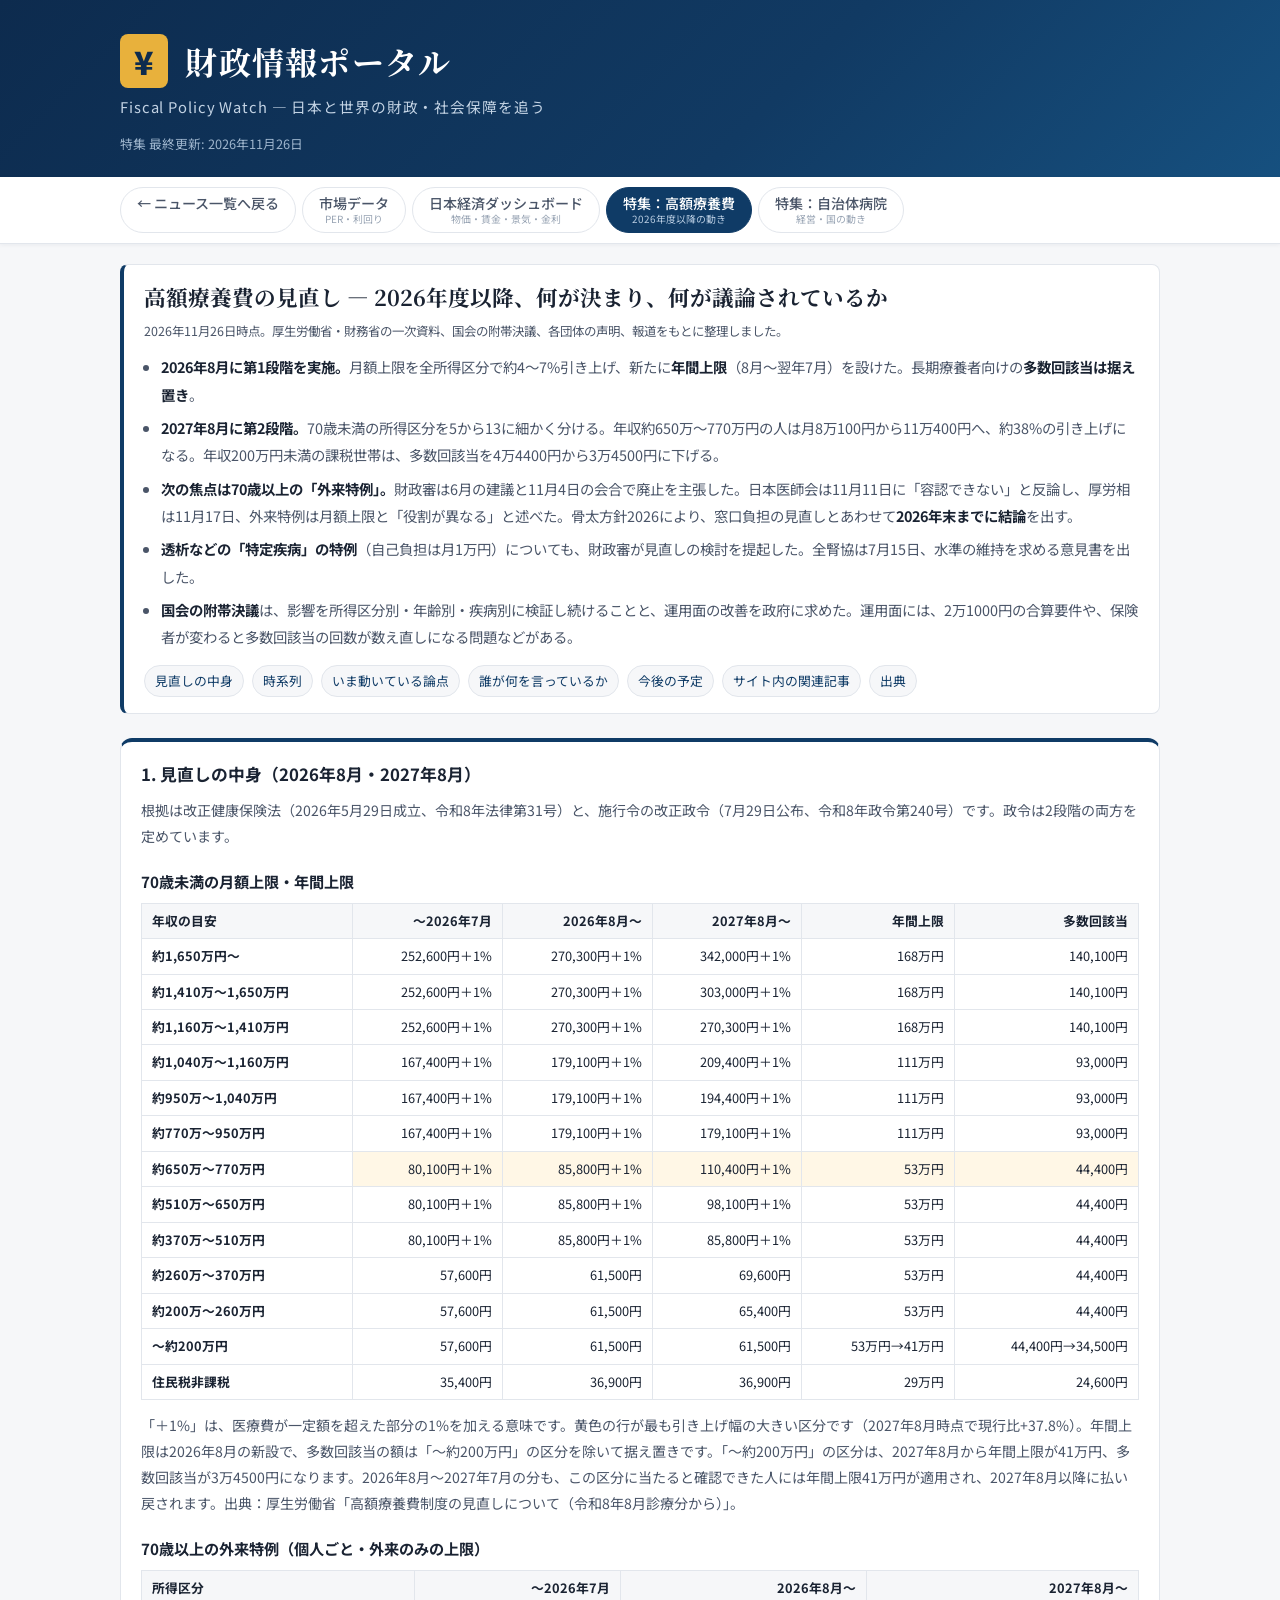
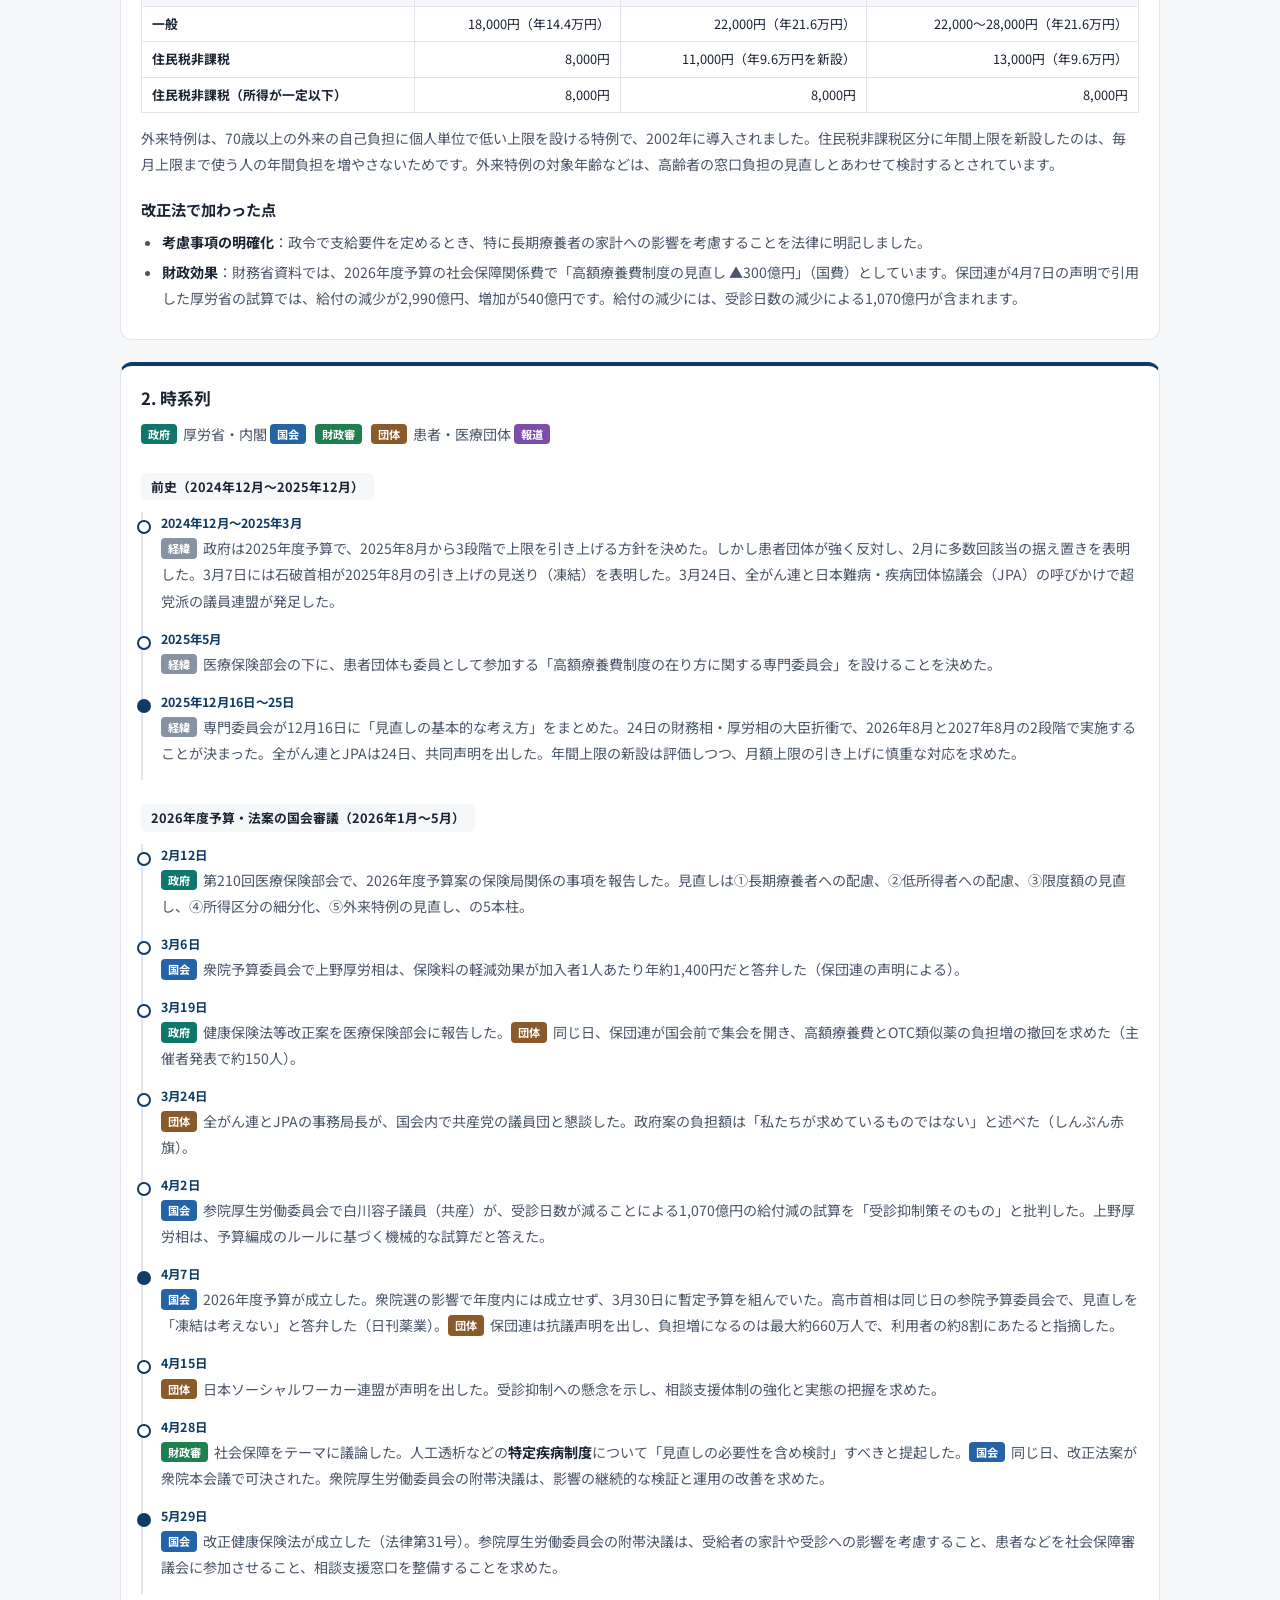
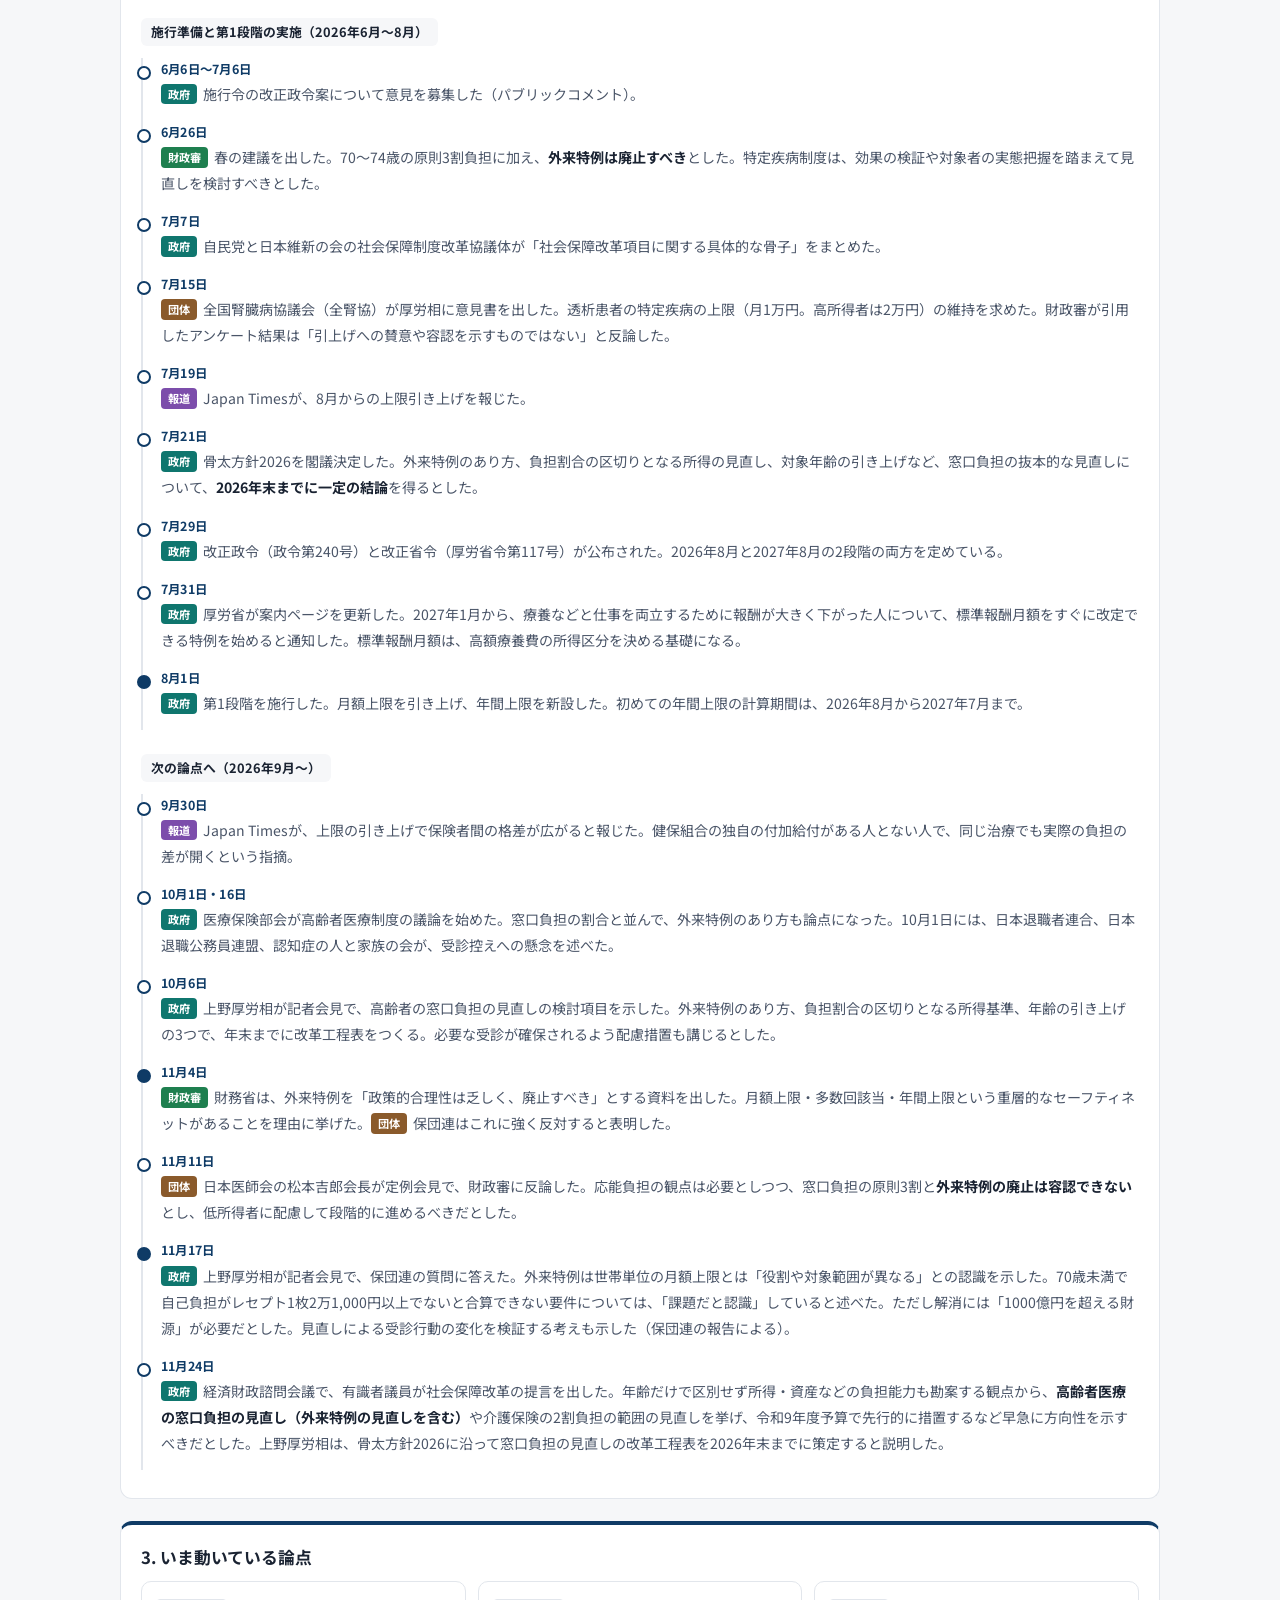
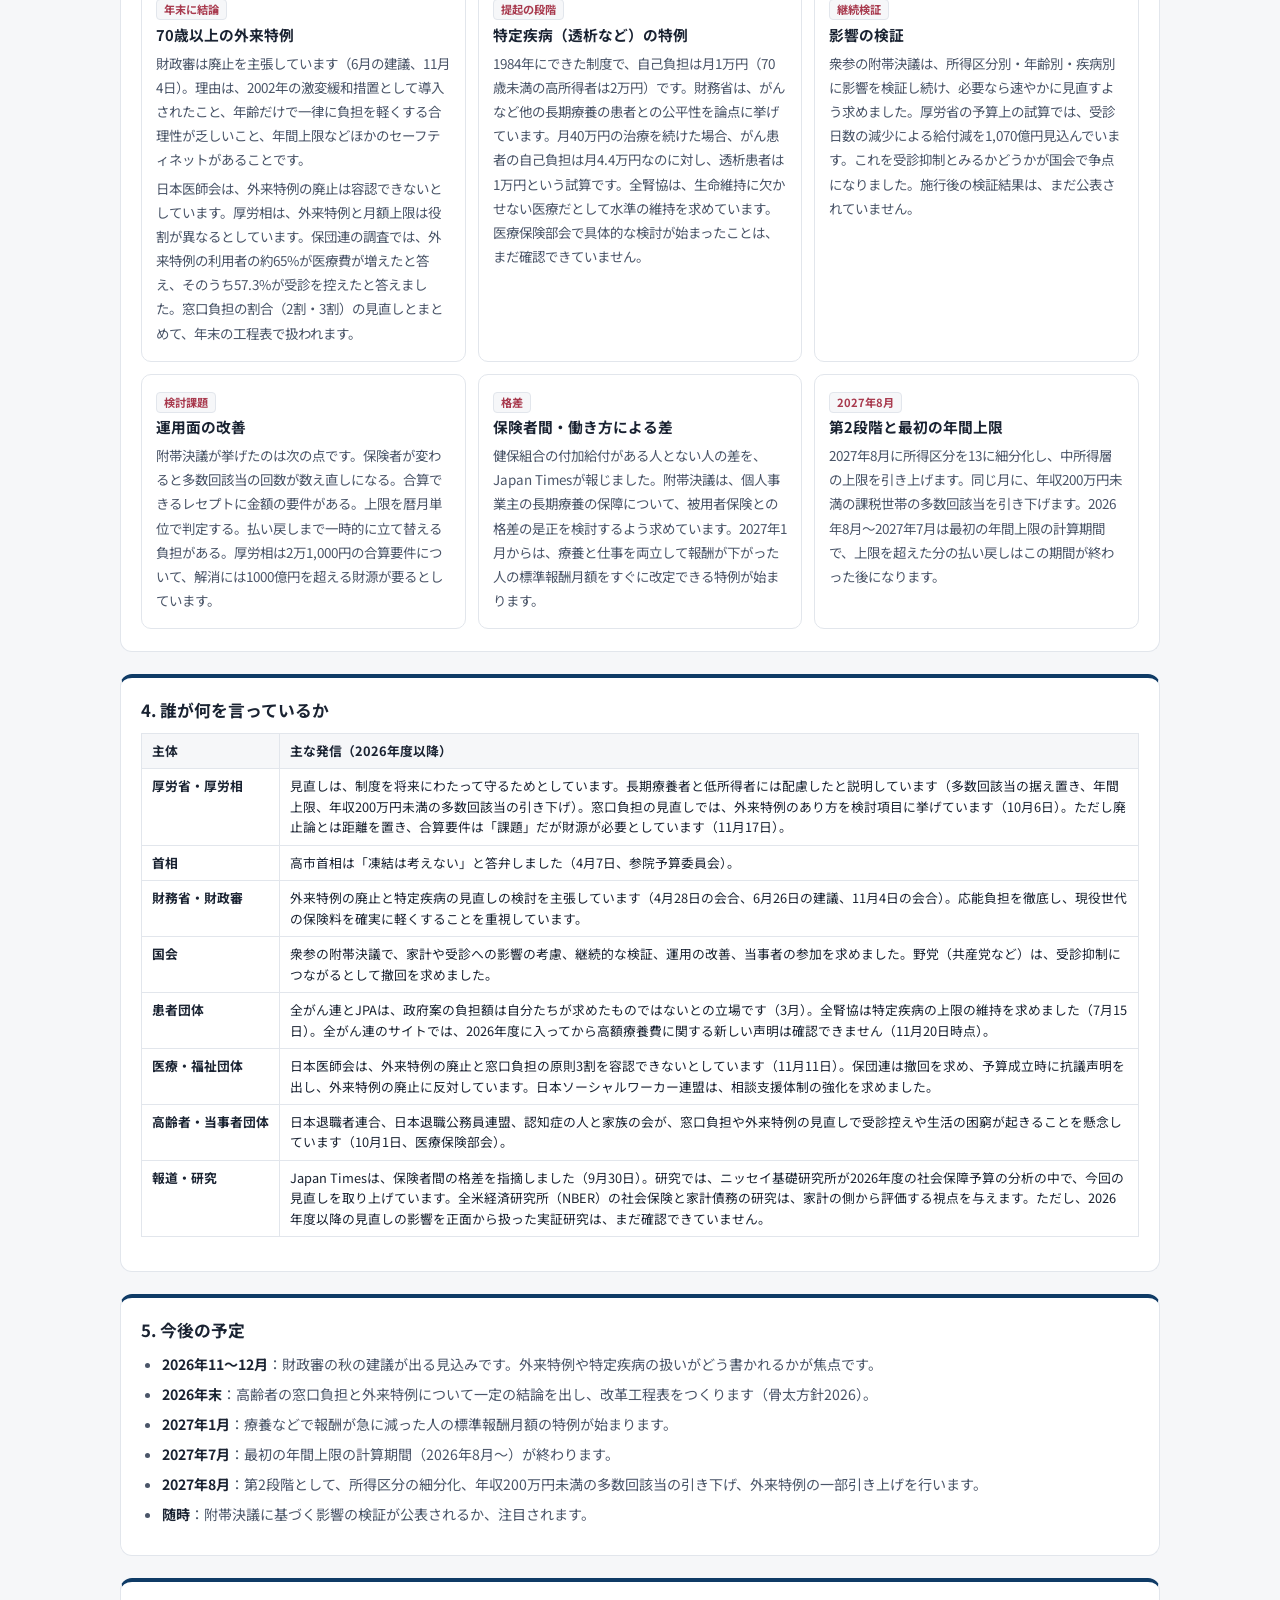
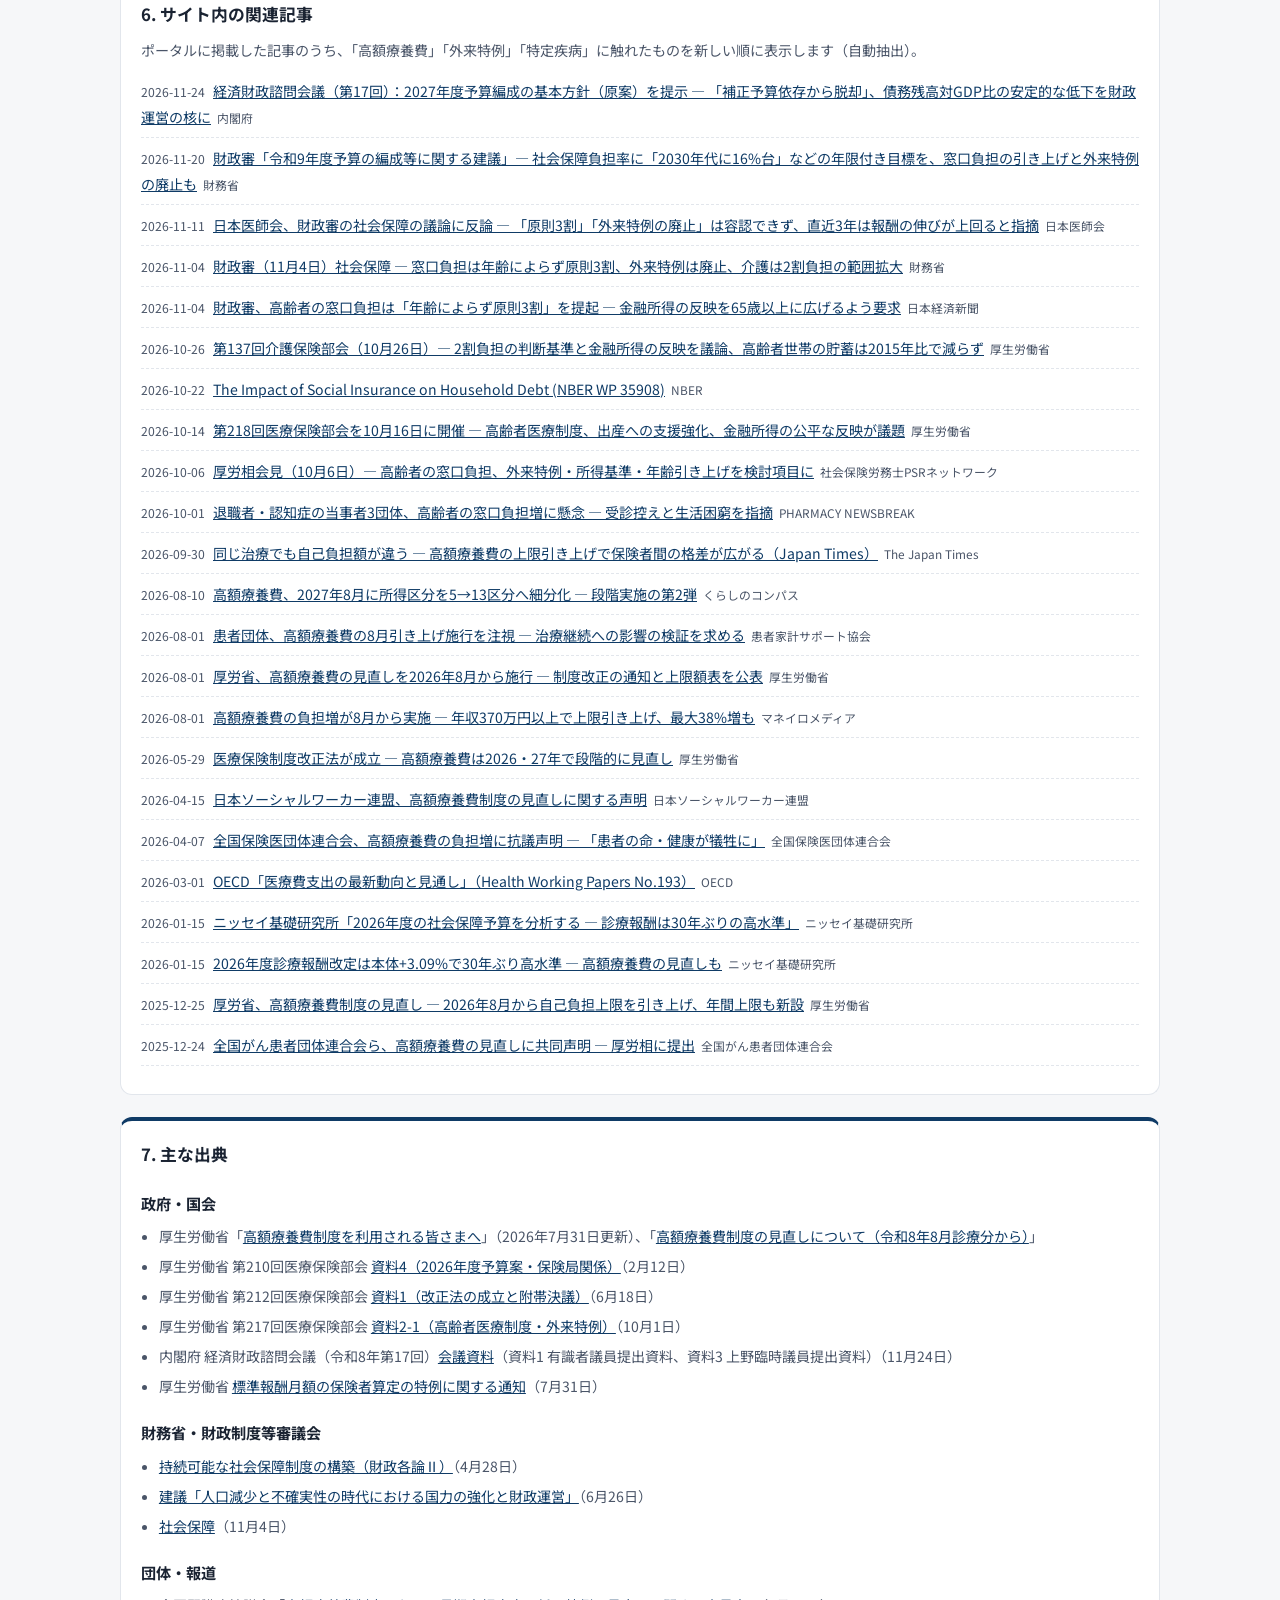
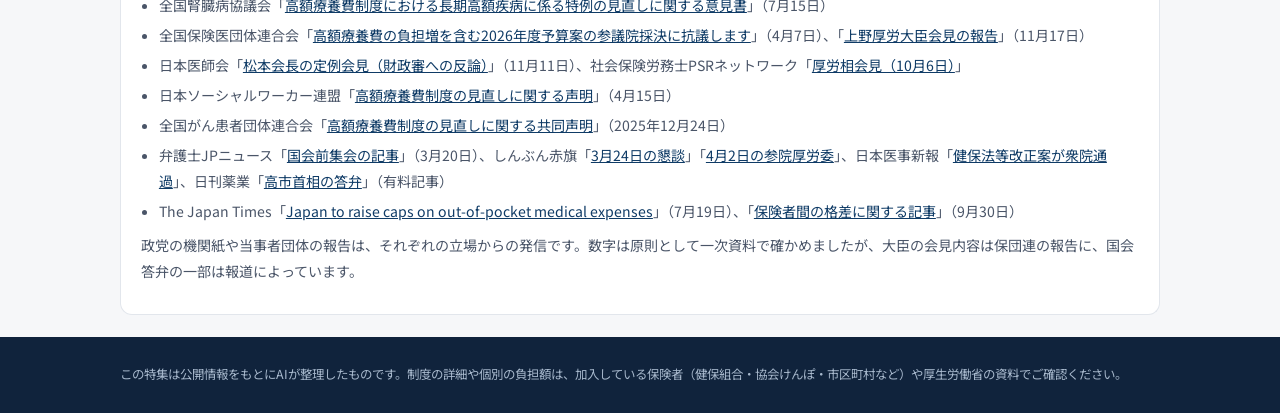
<file: feature-kogaku.html>
<!DOCTYPE html>
<html lang="ja">
<head>
  <meta charset="UTF-8">
  <meta name="viewport" content="width=device-width, initial-scale=1.0">
  <title>特集：高額療養費 | 財政情報ポータル</title>
  <meta name="description" content="2026年度以降の高額療養費制度の見直しをめぐるニュースと発信の整理">
  <meta name="robots" content="noindex, nofollow, noarchive">
  <link rel="preconnect" href="https://fonts.googleapis.com">
  <link href="https://fonts.googleapis.com/css2?family=Noto+Sans+JP:wght@400;500;700;900&family=Noto+Serif+JP:wght@600;700&display=swap" rel="stylesheet">
  <link rel="stylesheet" href="assets/style.css?v=20261120a">
</head>
<body>
  <header class="site-header">
    <div class="container">
      <div class="header-top">
        <h1 class="site-title"><span class="title-mark">¥</span> 財政情報ポータル</h1>
        <p class="site-subtitle">Fiscal Policy Watch — 日本と世界の財政・社会保障を追う</p>
      </div>
      <p class="update-info">特集 最終更新: <time datetime="2026-11-26">2026年11月26日</time></p>
    </div>
  </header>

  <nav class="category-nav">
    <div class="container nav-inner">
      <div class="tabs">
        <a class="tab" href="index.html">← ニュース一覧へ戻る</a>
        <a class="tab" href="market.html">市場データ<span class="tab-note">PER・利回り</span></a>
        <a class="tab" href="japan.html">日本経済ダッシュボード<span class="tab-note">物価・賃金・景気・金利</span></a>
        <span class="tab active">特集：高額療養費<span class="tab-note">2026年度以降の動き</span></span>
        <a class="tab" href="feature-hospital.html">特集：自治体病院<span class="tab-note">経営・国の動き</span></a>
      </div>
    </div>
  </nav>

  <main class="container">
    <section class="market-intro feature-lead">
      <h2>高額療養費の見直し ― 2026年度以降、何が決まり、何が議論されているか</h2>
      <p class="feature-meta">2026年11月26日時点。厚生労働省・財務省の一次資料、国会の附帯決議、各団体の声明、報道をもとに整理しました。</p>
      <ul class="feature-points">
        <li><strong>2026年8月に第1段階を実施。</strong>月額上限を全所得区分で約4〜7%引き上げ、新たに<strong>年間上限</strong>（8月〜翌年7月）を設けた。長期療養者向けの<strong>多数回該当は据え置き</strong>。</li>
        <li><strong>2027年8月に第2段階。</strong>70歳未満の所得区分を5から13に細かく分ける。年収約650万〜770万円の人は月8万100円から11万400円へ、約38%の引き上げになる。年収200万円未満の課税世帯は、多数回該当を4万4400円から3万4500円に下げる。</li>
        <li><strong>次の焦点は70歳以上の「外来特例」。</strong>財政審は6月の建議と11月4日の会合で廃止を主張した。日本医師会は11月11日に「容認できない」と反論し、厚労相は11月17日、外来特例は月額上限と「役割が異なる」と述べた。骨太方針2026により、窓口負担の見直しとあわせて<strong>2026年末までに結論</strong>を出す。</li>
        <li><strong>透析などの「特定疾病」の特例</strong>（自己負担は月1万円）についても、財政審が見直しの検討を提起した。全腎協は7月15日、水準の維持を求める意見書を出した。</li>
        <li><strong>国会の附帯決議</strong>は、影響を所得区分別・年齢別・疾病別に検証し続けることと、運用面の改善を政府に求めた。運用面には、2万1000円の合算要件や、保険者が変わると多数回該当の回数が数え直しになる問題などがある。</li>
      </ul>
      <div class="feature-toc">
        <a href="#rules">見直しの中身</a>
        <a href="#timeline">時系列</a>
        <a href="#issues">いま動いている論点</a>
        <a href="#actors">誰が何を言っているか</a>
        <a href="#next">今後の予定</a>
        <a href="#related">サイト内の関連記事</a>
        <a href="#sources">出典</a>
      </div>
    </section>

    <!-- 1. 見直しの中身 -->
    <section class="chart-section feature-section" id="rules">
      <h2 class="chart-title">1. 見直しの中身（2026年8月・2027年8月）</h2>
      <p class="chart-note">根拠は改正健康保険法（2026年5月29日成立、令和8年法律第31号）と、施行令の改正政令（7月29日公布、令和8年政令第240号）です。政令は2段階の両方を定めています。</p>

      <h3>70歳未満の月額上限・年間上限</h3>
      <div class="table-scroll">
        <table class="source-table">
          <thead>
            <tr><th>年収の目安</th><th class="num">〜2026年7月</th><th class="num">2026年8月〜</th><th class="num">2027年8月〜</th><th class="num">年間上限</th><th class="num">多数回該当</th></tr>
          </thead>
          <tbody>
            <tr><th>約1,650万円〜</th><td class="num">252,600円＋1%</td><td class="num">270,300円＋1%</td><td class="num">342,000円＋1%</td><td class="num">168万円</td><td class="num">140,100円</td></tr>
            <tr><th>約1,410万〜1,650万円</th><td class="num">252,600円＋1%</td><td class="num">270,300円＋1%</td><td class="num">303,000円＋1%</td><td class="num">168万円</td><td class="num">140,100円</td></tr>
            <tr><th>約1,160万〜1,410万円</th><td class="num">252,600円＋1%</td><td class="num">270,300円＋1%</td><td class="num">270,300円＋1%</td><td class="num">168万円</td><td class="num">140,100円</td></tr>
            <tr><th>約1,040万〜1,160万円</th><td class="num">167,400円＋1%</td><td class="num">179,100円＋1%</td><td class="num">209,400円＋1%</td><td class="num">111万円</td><td class="num">93,000円</td></tr>
            <tr><th>約950万〜1,040万円</th><td class="num">167,400円＋1%</td><td class="num">179,100円＋1%</td><td class="num">194,400円＋1%</td><td class="num">111万円</td><td class="num">93,000円</td></tr>
            <tr><th>約770万〜950万円</th><td class="num">167,400円＋1%</td><td class="num">179,100円＋1%</td><td class="num">179,100円＋1%</td><td class="num">111万円</td><td class="num">93,000円</td></tr>
            <tr class="hl"><th>約650万〜770万円</th><td class="num">80,100円＋1%</td><td class="num">85,800円＋1%</td><td class="num">110,400円＋1%</td><td class="num">53万円</td><td class="num">44,400円</td></tr>
            <tr><th>約510万〜650万円</th><td class="num">80,100円＋1%</td><td class="num">85,800円＋1%</td><td class="num">98,100円＋1%</td><td class="num">53万円</td><td class="num">44,400円</td></tr>
            <tr><th>約370万〜510万円</th><td class="num">80,100円＋1%</td><td class="num">85,800円＋1%</td><td class="num">85,800円＋1%</td><td class="num">53万円</td><td class="num">44,400円</td></tr>
            <tr><th>約260万〜370万円</th><td class="num">57,600円</td><td class="num">61,500円</td><td class="num">69,600円</td><td class="num">53万円</td><td class="num">44,400円</td></tr>
            <tr><th>約200万〜260万円</th><td class="num">57,600円</td><td class="num">61,500円</td><td class="num">65,400円</td><td class="num">53万円</td><td class="num">44,400円</td></tr>
            <tr><th>〜約200万円</th><td class="num">57,600円</td><td class="num">61,500円</td><td class="num">61,500円</td><td class="num">53万円→41万円</td><td class="num">44,400円→34,500円</td></tr>
            <tr><th>住民税非課税</th><td class="num">35,400円</td><td class="num">36,900円</td><td class="num">36,900円</td><td class="num">29万円</td><td class="num">24,600円</td></tr>
          </tbody>
        </table>
      </div>
      <p class="table-note">「＋1%」は、医療費が一定額を超えた部分の1%を加える意味です。黄色の行が最も引き上げ幅の大きい区分です（2027年8月時点で現行比+37.8%）。年間上限は2026年8月の新設で、多数回該当の額は「〜約200万円」の区分を除いて据え置きです。「〜約200万円」の区分は、2027年8月から年間上限が41万円、多数回該当が3万4500円になります。2026年8月〜2027年7月の分も、この区分に当たると確認できた人には年間上限41万円が適用され、2027年8月以降に払い戻されます。出典：厚生労働省「高額療養費制度の見直しについて（令和8年8月診療分から）」。</p>

      <h3>70歳以上の外来特例（個人ごと・外来のみの上限）</h3>
      <div class="table-scroll">
        <table class="source-table">
          <thead>
            <tr><th>所得区分</th><th class="num">〜2026年7月</th><th class="num">2026年8月〜</th><th class="num">2027年8月〜</th></tr>
          </thead>
          <tbody>
            <tr><th>一般</th><td class="num">18,000円（年14.4万円）</td><td class="num">22,000円（年21.6万円）</td><td class="num">22,000〜28,000円（年21.6万円）</td></tr>
            <tr><th>住民税非課税</th><td class="num">8,000円</td><td class="num">11,000円（年9.6万円を新設）</td><td class="num">13,000円（年9.6万円）</td></tr>
            <tr><th>住民税非課税（所得が一定以下）</th><td class="num">8,000円</td><td class="num">8,000円</td><td class="num">8,000円</td></tr>
          </tbody>
        </table>
      </div>
      <p class="table-note">外来特例は、70歳以上の外来の自己負担に個人単位で低い上限を設ける特例で、2002年に導入されました。住民税非課税区分に年間上限を新設したのは、毎月上限まで使う人の年間負担を増やさないためです。外来特例の対象年齢などは、高齢者の窓口負担の見直しとあわせて検討するとされています。</p>

      <h3>改正法で加わった点</h3>
      <ul>
        <li><strong>考慮事項の明確化</strong>：政令で支給要件を定めるとき、特に長期療養者の家計への影響を考慮することを法律に明記しました。</li>
        <li><strong>財政効果</strong>：財務省資料では、2026年度予算の社会保障関係費で「高額療養費制度の見直し ▲300億円」（国費）としています。保団連が4月7日の声明で引用した厚労省の試算では、給付の減少が2,990億円、増加が540億円です。給付の減少には、受診日数の減少による1,070億円が含まれます。</li>
      </ul>
    </section>

    <!-- 2. 時系列 -->
    <section class="chart-section feature-section" id="timeline">
      <h2 class="chart-title">2. 時系列</h2>
      <p class="chart-note">
        <span class="tl-tag tl-gov">政府</span>厚労省・内閣
        <span class="tl-tag tl-diet">国会</span>
        <span class="tl-tag tl-mof">財政審</span>
        <span class="tl-tag tl-stk">団体</span>患者・医療団体
        <span class="tl-tag tl-media">報道</span>
      </p>

      <span class="timeline-era">前史（2024年12月〜2025年12月）</span>
      <ul class="timeline">
        <li><span class="tl-date">2024年12月〜2025年3月</span><span class="tl-tag tl-past">経緯</span>政府は2025年度予算で、2025年8月から3段階で上限を引き上げる方針を決めた。しかし患者団体が強く反対し、2月に多数回該当の据え置きを表明した。3月7日には石破首相が2025年8月の引き上げの見送り（凍結）を表明した。3月24日、全がん連と日本難病・疾病団体協議会（JPA）の呼びかけで超党派の議員連盟が発足した。</li>
        <li><span class="tl-date">2025年5月</span><span class="tl-tag tl-past">経緯</span>医療保険部会の下に、患者団体も委員として参加する「高額療養費制度の在り方に関する専門委員会」を設けることを決めた。</li>
        <li class="key"><span class="tl-date">2025年12月16日〜25日</span><span class="tl-tag tl-past">経緯</span>専門委員会が12月16日に「見直しの基本的な考え方」をまとめた。24日の財務相・厚労相の大臣折衝で、2026年8月と2027年8月の2段階で実施することが決まった。全がん連とJPAは24日、共同声明を出した。年間上限の新設は評価しつつ、月額上限の引き上げに慎重な対応を求めた。</li>
      </ul>

      <span class="timeline-era">2026年度予算・法案の国会審議（2026年1月〜5月）</span>
      <ul class="timeline">
        <li><span class="tl-date">2月12日</span><span class="tl-tag tl-gov">政府</span>第210回医療保険部会で、2026年度予算案の保険局関係の事項を報告した。見直しは①長期療養者への配慮、②低所得者への配慮、③限度額の見直し、④所得区分の細分化、⑤外来特例の見直し、の5本柱。</li>
        <li><span class="tl-date">3月6日</span><span class="tl-tag tl-diet">国会</span>衆院予算委員会で上野厚労相は、保険料の軽減効果が加入者1人あたり年約1,400円だと答弁した（保団連の声明による）。</li>
        <li><span class="tl-date">3月19日</span><span class="tl-tag tl-gov">政府</span>健康保険法等改正案を医療保険部会に報告した。<span class="tl-tag tl-stk">団体</span>同じ日、保団連が国会前で集会を開き、高額療養費とOTC類似薬の負担増の撤回を求めた（主催者発表で約150人）。</li>
        <li><span class="tl-date">3月24日</span><span class="tl-tag tl-stk">団体</span>全がん連とJPAの事務局長が、国会内で共産党の議員団と懇談した。政府案の負担額は「私たちが求めているものではない」と述べた（しんぶん赤旗）。</li>
        <li><span class="tl-date">4月2日</span><span class="tl-tag tl-diet">国会</span>参院厚生労働委員会で白川容子議員（共産）が、受診日数が減ることによる1,070億円の給付減の試算を「受診抑制策そのもの」と批判した。上野厚労相は、予算編成のルールに基づく機械的な試算だと答えた。</li>
        <li class="key"><span class="tl-date">4月7日</span><span class="tl-tag tl-diet">国会</span>2026年度予算が成立した。衆院選の影響で年度内には成立せず、3月30日に暫定予算を組んでいた。高市首相は同じ日の参院予算委員会で、見直しを「凍結は考えない」と答弁した（日刊薬業）。<span class="tl-tag tl-stk">団体</span>保団連は抗議声明を出し、負担増になるのは最大約660万人で、利用者の約8割にあたると指摘した。</li>
        <li><span class="tl-date">4月15日</span><span class="tl-tag tl-stk">団体</span>日本ソーシャルワーカー連盟が声明を出した。受診抑制への懸念を示し、相談支援体制の強化と実態の把握を求めた。</li>
        <li><span class="tl-date">4月28日</span><span class="tl-tag tl-mof">財政審</span>社会保障をテーマに議論した。人工透析などの<strong>特定疾病制度</strong>について「見直しの必要性を含め検討」すべきと提起した。<span class="tl-tag tl-diet">国会</span>同じ日、改正法案が衆院本会議で可決された。衆院厚生労働委員会の附帯決議は、影響の継続的な検証と運用の改善を求めた。</li>
        <li class="key"><span class="tl-date">5月29日</span><span class="tl-tag tl-diet">国会</span>改正健康保険法が成立した（法律第31号）。参院厚生労働委員会の附帯決議は、受給者の家計や受診への影響を考慮すること、患者などを社会保障審議会に参加させること、相談支援窓口を整備することを求めた。</li>
      </ul>

      <span class="timeline-era">施行準備と第1段階の実施（2026年6月〜8月）</span>
      <ul class="timeline">
        <li><span class="tl-date">6月6日〜7月6日</span><span class="tl-tag tl-gov">政府</span>施行令の改正政令案について意見を募集した（パブリックコメント）。</li>
        <li><span class="tl-date">6月26日</span><span class="tl-tag tl-mof">財政審</span>春の建議を出した。70〜74歳の原則3割負担に加え、<strong>外来特例は廃止すべき</strong>とした。特定疾病制度は、効果の検証や対象者の実態把握を踏まえて見直しを検討すべきとした。</li>
        <li><span class="tl-date">7月7日</span><span class="tl-tag tl-gov">政府</span>自民党と日本維新の会の社会保障制度改革協議体が「社会保障改革項目に関する具体的な骨子」をまとめた。</li>
        <li><span class="tl-date">7月15日</span><span class="tl-tag tl-stk">団体</span>全国腎臓病協議会（全腎協）が厚労相に意見書を出した。透析患者の特定疾病の上限（月1万円。高所得者は2万円）の維持を求めた。財政審が引用したアンケート結果は「引上げへの賛意や容認を示すものではない」と反論した。</li>
        <li><span class="tl-date">7月19日</span><span class="tl-tag tl-media">報道</span>Japan Timesが、8月からの上限引き上げを報じた。</li>
        <li><span class="tl-date">7月21日</span><span class="tl-tag tl-gov">政府</span>骨太方針2026を閣議決定した。外来特例のあり方、負担割合の区切りとなる所得の見直し、対象年齢の引き上げなど、窓口負担の抜本的な見直しについて、<strong>2026年末までに一定の結論</strong>を得るとした。</li>
        <li><span class="tl-date">7月29日</span><span class="tl-tag tl-gov">政府</span>改正政令（政令第240号）と改正省令（厚労省令第117号）が公布された。2026年8月と2027年8月の2段階の両方を定めている。</li>
        <li><span class="tl-date">7月31日</span><span class="tl-tag tl-gov">政府</span>厚労省が案内ページを更新した。2027年1月から、療養などと仕事を両立するために報酬が大きく下がった人について、標準報酬月額をすぐに改定できる特例を始めると通知した。標準報酬月額は、高額療養費の所得区分を決める基礎になる。</li>
        <li class="key"><span class="tl-date">8月1日</span><span class="tl-tag tl-gov">政府</span>第1段階を施行した。月額上限を引き上げ、年間上限を新設した。初めての年間上限の計算期間は、2026年8月から2027年7月まで。</li>
      </ul>

      <span class="timeline-era">次の論点へ（2026年9月〜）</span>
      <ul class="timeline">
        <li><span class="tl-date">9月30日</span><span class="tl-tag tl-media">報道</span>Japan Timesが、上限の引き上げで保険者間の格差が広がると報じた。健保組合の独自の付加給付がある人とない人で、同じ治療でも実際の負担の差が開くという指摘。</li>
        <li><span class="tl-date">10月1日・16日</span><span class="tl-tag tl-gov">政府</span>医療保険部会が高齢者医療制度の議論を始めた。窓口負担の割合と並んで、外来特例のあり方も論点になった。10月1日には、日本退職者連合、日本退職公務員連盟、認知症の人と家族の会が、受診控えへの懸念を述べた。</li>
        <li><span class="tl-date">10月6日</span><span class="tl-tag tl-gov">政府</span>上野厚労相が記者会見で、高齢者の窓口負担の見直しの検討項目を示した。外来特例のあり方、負担割合の区切りとなる所得基準、年齢の引き上げの3つで、年末までに改革工程表をつくる。必要な受診が確保されるよう配慮措置も講じるとした。</li>
        <li class="key"><span class="tl-date">11月4日</span><span class="tl-tag tl-mof">財政審</span>財務省は、外来特例を「政策的合理性は乏しく、廃止すべき」とする資料を出した。月額上限・多数回該当・年間上限という重層的なセーフティネットがあることを理由に挙げた。<span class="tl-tag tl-stk">団体</span>保団連はこれに強く反対すると表明した。</li>
        <li><span class="tl-date">11月11日</span><span class="tl-tag tl-stk">団体</span>日本医師会の松本吉郎会長が定例会見で、財政審に反論した。応能負担の観点は必要としつつ、窓口負担の原則3割と<strong>外来特例の廃止は容認できない</strong>とし、低所得者に配慮して段階的に進めるべきだとした。</li>
        <li class="key"><span class="tl-date">11月17日</span><span class="tl-tag tl-gov">政府</span>上野厚労相が記者会見で、保団連の質問に答えた。外来特例は世帯単位の月額上限とは「役割や対象範囲が異なる」との認識を示した。70歳未満で自己負担がレセプト1枚2万1,000円以上でないと合算できない要件については、「課題だと認識」していると述べた。ただし解消には「1000億円を超える財源」が必要だとした。見直しによる受診行動の変化を検証する考えも示した（保団連の報告による）。</li>
        <li><span class="tl-date">11月24日</span><span class="tl-tag tl-gov">政府</span>経済財政諮問会議で、有識者議員が社会保障改革の提言を出した。年齢だけで区別せず所得・資産などの負担能力も勘案する観点から、<strong>高齢者医療の窓口負担の見直し（外来特例の見直しを含む）</strong>や介護保険の2割負担の範囲の見直しを挙げ、令和9年度予算で先行的に措置するなど早急に方向性を示すべきだとした。上野厚労相は、骨太方針2026に沿って窓口負担の見直しの改革工程表を2026年末までに策定すると説明した。</li>
      </ul>
    </section>

    <!-- 3. 論点 -->
    <section class="chart-section feature-section" id="issues">
      <h2 class="chart-title">3. いま動いている論点</h2>
      <div class="issue-grid">
        <div class="issue-card">
          <span class="issue-status">年末に結論</span>
          <h4>70歳以上の外来特例</h4>
          <p>財政審は廃止を主張しています（6月の建議、11月4日）。理由は、2002年の激変緩和措置として導入されたこと、年齢だけで一律に負担を軽くする合理性が乏しいこと、年間上限などほかのセーフティネットがあることです。</p>
          <p>日本医師会は、外来特例の廃止は容認できないとしています。厚労相は、外来特例と月額上限は役割が異なるとしています。保団連の調査では、外来特例の利用者の約65%が医療費が増えたと答え、そのうち57.3%が受診を控えたと答えました。窓口負担の割合（2割・3割）の見直しとまとめて、年末の工程表で扱われます。</p>
        </div>
        <div class="issue-card">
          <span class="issue-status">提起の段階</span>
          <h4>特定疾病（透析など）の特例</h4>
          <p>1984年にできた制度で、自己負担は月1万円（70歳未満の高所得者は2万円）です。財務省は、がんなど他の長期療養の患者との公平性を論点に挙げています。月40万円の治療を続けた場合、がん患者の自己負担は月4.4万円なのに対し、透析患者は1万円という試算です。全腎協は、生命維持に欠かせない医療だとして水準の維持を求めています。医療保険部会で具体的な検討が始まったことは、まだ確認できていません。</p>
        </div>
        <div class="issue-card">
          <span class="issue-status">継続検証</span>
          <h4>影響の検証</h4>
          <p>衆参の附帯決議は、所得区分別・年齢別・疾病別に影響を検証し続け、必要なら速やかに見直すよう求めました。厚労省の予算上の試算では、受診日数の減少による給付減を1,070億円見込んでいます。これを受診抑制とみるかどうかが国会で争点になりました。施行後の検証結果は、まだ公表されていません。</p>
        </div>
        <div class="issue-card">
          <span class="issue-status">検討課題</span>
          <h4>運用面の改善</h4>
          <p>附帯決議が挙げたのは次の点です。保険者が変わると多数回該当の回数が数え直しになる。合算できるレセプトに金額の要件がある。上限を暦月単位で判定する。払い戻しまで一時的に立て替える負担がある。厚労相は2万1,000円の合算要件について、解消には1000億円を超える財源が要るとしています。</p>
        </div>
        <div class="issue-card">
          <span class="issue-status">格差</span>
          <h4>保険者間・働き方による差</h4>
          <p>健保組合の付加給付がある人とない人の差を、Japan Timesが報じました。附帯決議は、個人事業主の長期療養の保障について、被用者保険との格差の是正を検討するよう求めています。2027年1月からは、療養と仕事を両立して報酬が下がった人の標準報酬月額をすぐに改定できる特例が始まります。</p>
        </div>
        <div class="issue-card">
          <span class="issue-status">2027年8月</span>
          <h4>第2段階と最初の年間上限</h4>
          <p>2027年8月に所得区分を13に細分化し、中所得層の上限を引き上げます。同じ月に、年収200万円未満の課税世帯の多数回該当を引き下げます。2026年8月〜2027年7月は最初の年間上限の計算期間で、上限を超えた分の払い戻しはこの期間が終わった後になります。</p>
        </div>
      </div>
    </section>

    <!-- 4. 主体別 -->
    <section class="chart-section feature-section" id="actors">
      <h2 class="chart-title">4. 誰が何を言っているか</h2>
      <div class="table-scroll">
        <table class="source-table">
          <thead><tr><th>主体</th><th>主な発信（2026年度以降）</th></tr></thead>
          <tbody>
            <tr><th>厚労省・厚労相</th><td>見直しは、制度を将来にわたって守るためとしています。長期療養者と低所得者には配慮したと説明しています（多数回該当の据え置き、年間上限、年収200万円未満の多数回該当の引き下げ）。窓口負担の見直しでは、外来特例のあり方を検討項目に挙げています（10月6日）。ただし廃止論とは距離を置き、合算要件は「課題」だが財源が必要としています（11月17日）。</td></tr>
            <tr><th>首相</th><td>高市首相は「凍結は考えない」と答弁しました（4月7日、参院予算委員会）。</td></tr>
            <tr><th>財務省・財政審</th><td>外来特例の廃止と特定疾病の見直しの検討を主張しています（4月28日の会合、6月26日の建議、11月4日の会合）。応能負担を徹底し、現役世代の保険料を確実に軽くすることを重視しています。</td></tr>
            <tr><th>国会</th><td>衆参の附帯決議で、家計や受診への影響の考慮、継続的な検証、運用の改善、当事者の参加を求めました。野党（共産党など）は、受診抑制につながるとして撤回を求めました。</td></tr>
            <tr><th>患者団体</th><td>全がん連とJPAは、政府案の負担額は自分たちが求めたものではないとの立場です（3月）。全腎協は特定疾病の上限の維持を求めました（7月15日）。全がん連のサイトでは、2026年度に入ってから高額療養費に関する新しい声明は確認できません（11月20日時点）。</td></tr>
            <tr><th>医療・福祉団体</th><td>日本医師会は、外来特例の廃止と窓口負担の原則3割を容認できないとしています（11月11日）。保団連は撤回を求め、予算成立時に抗議声明を出し、外来特例の廃止に反対しています。日本ソーシャルワーカー連盟は、相談支援体制の強化を求めました。</td></tr>
            <tr><th>高齢者・当事者団体</th><td>日本退職者連合、日本退職公務員連盟、認知症の人と家族の会が、窓口負担や外来特例の見直しで受診控えや生活の困窮が起きることを懸念しています（10月1日、医療保険部会）。</td></tr>
            <tr><th>報道・研究</th><td>Japan Timesは、保険者間の格差を指摘しました（9月30日）。研究では、ニッセイ基礎研究所が2026年度の社会保障予算の分析の中で、今回の見直しを取り上げています。全米経済研究所（NBER）の社会保険と家計債務の研究は、家計の側から評価する視点を与えます。ただし、2026年度以降の見直しの影響を正面から扱った実証研究は、まだ確認できていません。</td></tr>
          </tbody>
        </table>
      </div>
    </section>

    <!-- 5. 今後 -->
    <section class="chart-section feature-section" id="next">
      <h2 class="chart-title">5. 今後の予定</h2>
      <ul>
        <li><strong>2026年11〜12月</strong>：財政審の秋の建議が出る見込みです。外来特例や特定疾病の扱いがどう書かれるかが焦点です。</li>
        <li><strong>2026年末</strong>：高齢者の窓口負担と外来特例について一定の結論を出し、改革工程表をつくります（骨太方針2026）。</li>
        <li><strong>2027年1月</strong>：療養などで報酬が急に減った人の標準報酬月額の特例が始まります。</li>
        <li><strong>2027年7月</strong>：最初の年間上限の計算期間（2026年8月〜）が終わります。</li>
        <li><strong>2027年8月</strong>：第2段階として、所得区分の細分化、年収200万円未満の多数回該当の引き下げ、外来特例の一部引き上げを行います。</li>
        <li><strong>随時</strong>：附帯決議に基づく影響の検証が公表されるか、注目されます。</li>
      </ul>
    </section>

    <!-- 6. 関連記事 -->
    <section class="chart-section feature-section" id="related">
      <h2 class="chart-title">6. サイト内の関連記事</h2>
      <p class="chart-note">ポータルに掲載した記事のうち、「高額療養費」「外来特例」「特定疾病」に触れたものを新しい順に表示します（自動抽出）。</p>
      <ul class="related-list" id="related-list"><li>読み込み中…</li></ul>
    </section>

    <!-- 7. 出典 -->
    <section class="chart-section feature-section source-section" id="sources">
      <h2 class="chart-title">7. 主な出典</h2>
      <h3>政府・国会</h3>
      <ul>
        <li>厚生労働省「<a href="https://www.mhlw.go.jp/stf/seisakunitsuite/bunya/kenkou_iryou/iryouhoken/juuyou/kougakuiryou/index.html" target="_blank" rel="noopener">高額療養費制度を利用される皆さまへ</a>」（2026年7月31日更新）、「<a href="https://www.mhlw.go.jp/content/001726232.pdf" target="_blank" rel="noopener">高額療養費制度の見直しについて（令和8年8月診療分から）</a>」</li>
        <li>厚生労働省 第210回医療保険部会 <a href="https://www.mhlw.go.jp/content/12401000/001654424.pdf" target="_blank" rel="noopener">資料4（2026年度予算案・保険局関係）</a>（2月12日）</li>
        <li>厚生労働省 第212回医療保険部会 <a href="https://www.mhlw.go.jp/content/12401000/001712849.pdf" target="_blank" rel="noopener">資料1（改正法の成立と附帯決議）</a>（6月18日）</li>
        <li>厚生労働省 第217回医療保険部会 <a href="https://www.mhlw.go.jp/content/12401000/001754424.pdf" target="_blank" rel="noopener">資料2-1（高齢者医療制度・外来特例）</a>（10月1日）</li>
        <li>内閣府 経済財政諮問会議（令和8年第17回）<a href="https://www5.cao.go.jp/keizai-shimon/kaigi/minutes/2026/1124agenda.html" target="_blank" rel="noopener">会議資料</a>（資料1 有識者議員提出資料、資料3 上野臨時議員提出資料）（11月24日）</li>
        <li>厚生労働省 <a href="https://www.mhlw.go.jp/content/001731743.pdf" target="_blank" rel="noopener">標準報酬月額の保険者算定の特例に関する通知</a>（7月31日）</li>
      </ul>
      <h3>財務省・財政制度等審議会</h3>
      <ul>
        <li><a href="https://www.mof.go.jp/about_mof/councils/fiscal_system_council/sub-of_fiscal_system/proceedings/material/zaiseia20260428/01.pdf" target="_blank" rel="noopener">持続可能な社会保障制度の構築（財政各論Ⅱ）</a>（4月28日）</li>
        <li><a href="https://www.mof.go.jp/about_mof/councils/fiscal_system_council/sub-of_fiscal_system/report/zaiseia20260626/zaiseia20260626.html" target="_blank" rel="noopener">建議「人口減少と不確実性の時代における国力の強化と財政運営」</a>（6月26日）</li>
        <li><a href="https://www.mof.go.jp/about_mof/councils/fiscal_system_council/sub-of_fiscal_system/proceedings/material/zaiseia20261104/01.pdf" target="_blank" rel="noopener">社会保障</a>（11月4日）</li>
      </ul>
      <h3>団体・報道</h3>
      <ul>
        <li>全国腎臓病協議会「<a href="https://www.zjk.or.jp/news/2_6a548346a398c/upload/20260715-155936-1200.pdf" target="_blank" rel="noopener">高額療養費制度における長期高額疾病に係る特例の見直しに関する意見書</a>」（7月15日）</li>
        <li>全国保険医団体連合会「<a href="https://hodanren.doc-net.or.jp/info/declaration/2026-04-07/" target="_blank" rel="noopener">高額療養費の負担増を含む2026年度予算案の参議院採決に抗議します</a>」（4月7日）、「<a href="https://hodanren.doc-net.or.jp/info/news/press_conference_mhlw_20261117/" target="_blank" rel="noopener">上野厚労大臣会見の報告</a>」（11月17日）</li>
        <li>日本医師会「<a href="https://www.med.or.jp/nichiionline/article/012950.html" target="_blank" rel="noopener">松本会長の定例会見（財政審への反論）</a>」（11月11日）、社会保険労務士PSRネットワーク「<a href="https://www.psrn.jp/topics/detail.php?id=43032" target="_blank" rel="noopener">厚労相会見（10月6日）</a>」</li>
        <li>日本ソーシャルワーカー連盟「<a href="https://jfsw.org/2026/04/15/4397/" target="_blank" rel="noopener">高額療養費制度の見直しに関する声明</a>」（4月15日）</li>
        <li>全国がん患者団体連合会「<a href="https://zenganren.jp/?p=5458" target="_blank" rel="noopener">高額療養費制度の見直しに関する共同声明</a>」（2025年12月24日）</li>
        <li>弁護士JPニュース「<a href="https://www.ben54.jp/news/3326" target="_blank" rel="noopener">国会前集会の記事</a>」（3月20日）、しんぶん赤旗「<a href="https://www.jcp.or.jp/akahata/aik25/2026-03-25/2026032502_05_0.php" target="_blank" rel="noopener">3月24日の懇談</a>」「<a href="https://www.jcp.or.jp/akahata/aik26/2026-04-05/2026040502_03_0.php" target="_blank" rel="noopener">4月2日の参院厚労委</a>」、日本医事新報「<a href="https://www.jmedj.co.jp/blogs/product/product_28497" target="_blank" rel="noopener">健保法等改正案が衆院通過</a>」、日刊薬業「<a href="https://nk.jiho.jp/article/301289" target="_blank" rel="noopener">高市首相の答弁</a>」（有料記事）</li>
        <li>The Japan Times「<a href="https://www.japantimes.co.jp/news/2026/07/19/japan/science-health/medical-expenses-cap-raise/" target="_blank" rel="noopener">Japan to raise caps on out-of-pocket medical expenses</a>」（7月19日）、「<a href="https://www.japantimes.co.jp/news/2026/09/30/japan/science-health/japan-health-care-costs/" target="_blank" rel="noopener">保険者間の格差に関する記事</a>」（9月30日）</li>
      </ul>
      <p>政党の機関紙や当事者団体の報告は、それぞれの立場からの発信です。数字は原則として一次資料で確かめましたが、大臣の会見内容は保団連の報告に、国会答弁の一部は報道によっています。</p>
    </section>
  </main>

  <footer class="site-footer">
    <div class="container">
      <p>この特集は公開情報をもとにAIが整理したものです。制度の詳細や個別の負担額は、加入している保険者（健保組合・協会けんぽ・市区町村など）や厚生労働省の資料でご確認ください。</p>
    </div>
  </footer>

  <script>
  (function () {
    var list = document.getElementById('related-list');
    var kw = ['高額療養費', '外来特例', '特定疾病'];
    var esc = function (s) { return String(s || '').replace(/[&<>"]/g, function (c) { return {'&':'&amp;','<':'&lt;','>':'&gt;','"':'&quot;'}[c]; }); };
    fetch('data/news.json', { cache: 'no-cache' })
      .then(function (r) { return r.json(); })
      .then(function (d) {
        var arts = (d.articles || []).filter(function (a) {
          if (a.category === 'digest' || !a.url) return false;
          var t = (a.title || '') + (a.summary || '');
          return kw.some(function (k) { return t.indexOf(k) >= 0; });
        }).sort(function (a, b) { return a.date < b.date ? 1 : -1; });
        if (!arts.length) { list.innerHTML = '<li>該当する記事はありません。</li>'; return; }
        list.innerHTML = arts.map(function (a) {
          return '<li><span class="rel-date">' + esc(a.date) + '</span><a href="' + esc(a.url) + '" target="_blank" rel="noopener">' + esc(a.title) + '</a><span class="rel-src">' + esc(a.source) + '</span></li>';
        }).join('');
      })
      .catch(function () { list.innerHTML = '<li>記事を読み込めませんでした。</li>'; });
  })();
  </script>
</body>
</html>
</file>
<file: assets/style.css>
:root {
  --ink: #1a2332;
  --ink-light: #4a5568;
  --bg: #f6f7f9;
  --card-bg: #ffffff;
  --border: #e2e6ec;
  --accent: #0f3b66;
  --c-expenditure: #2563a8;
  --c-revenue: #1e7f4f;
  --c-international: #7c4dab;
  --c-research: #b06a1f;
  --c-government: #0f766e;
  --c-stakeholder: #8a5a2b;
  --c-digest: #a83a4e;
}

* { box-sizing: border-box; margin: 0; padding: 0; }

body {
  font-family: "Noto Sans JP", "Hiragino Kaku Gothic ProN", sans-serif;
  background: var(--bg);
  color: var(--ink);
  line-height: 1.7;
}

.container {
  max-width: 1080px;
  margin: 0 auto;
  padding: 0 20px;
}

/* ---------- Header ---------- */
.site-header {
  background: linear-gradient(135deg, #0d2b4e 0%, #113a63 60%, #16507f 100%);
  color: #fff;
  padding: 34px 0 22px;
}

.site-title {
  font-family: "Noto Serif JP", serif;
  font-size: 2rem;
  font-weight: 700;
  letter-spacing: 0.04em;
}

.title-mark {
  display: inline-block;
  background: #e8b13c;
  color: #0d2b4e;
  border-radius: 8px;
  width: 1.5em;
  text-align: center;
  margin-right: 0.25em;
  font-family: "Noto Sans JP", sans-serif;
  font-weight: 900;
}

.site-subtitle {
  margin-top: 6px;
  font-size: 0.92rem;
  color: #c3d3e4;
  letter-spacing: 0.06em;
}

.update-info {
  margin-top: 14px;
  font-size: 0.8rem;
  color: #9db4cc;
}

.header-link {
  display: inline-block;
  margin-left: 14px;
  padding: 3px 12px;
  background: rgba(255, 255, 255, 0.12);
  border: 1px solid rgba(255, 255, 255, 0.25);
  border-radius: 999px;
  color: #eaf1f8;
  text-decoration: none;
  font-weight: 500;
  transition: background 0.15s;
}
.header-link:hover { background: rgba(255, 255, 255, 0.22); }

@media (max-width: 640px) {
  .header-link { margin-left: 0; margin-top: 8px; }
}

/* ---------- Nav / tabs ---------- */
.category-nav {
  background: var(--card-bg);
  border-bottom: 1px solid var(--border);
  position: sticky;
  top: 0;
  z-index: 10;
  box-shadow: 0 1px 4px rgba(16, 42, 74, 0.06);
}

.nav-inner {
  display: flex;
  flex-direction: column;
  align-items: stretch;
  gap: 10px;
  padding-top: 10px;
  padding-bottom: 10px;
}

.tabs {
  display: flex;
  flex-wrap: wrap;
  gap: 6px;
}

.tab {
  border: 1px solid var(--border);
  background: #fff;
  border-radius: 999px;
  padding: 7px 16px;
  font-family: inherit;
  font-size: 0.88rem;
  font-weight: 500;
  color: var(--ink-light);
  cursor: pointer;
  transition: all 0.15s;
  display: flex;
  flex-direction: column;
  align-items: center;
  line-height: 1.25;
}

.tab-note {
  font-size: 0.62rem;
  color: #97a3b3;
  font-weight: 400;
}

.tab:hover { border-color: var(--accent); }

.tab.active {
  background: var(--accent);
  border-color: var(--accent);
  color: #fff;
}
.tab.active .tab-note { color: #b9cde2; }

.tab-expenditure.active { background: var(--c-expenditure); border-color: var(--c-expenditure); }
.tab-revenue.active { background: var(--c-revenue); border-color: var(--c-revenue); }
.tab-international.active { background: var(--c-international); border-color: var(--c-international); }
.tab-research.active { background: var(--c-research); border-color: var(--c-research); }
.tab-government.active { background: var(--c-government); border-color: var(--c-government); }
.tab-stakeholder.active { background: var(--c-stakeholder); border-color: var(--c-stakeholder); }
.tab-digest.active { background: var(--c-digest); border-color: var(--c-digest); }

.search-box {
  width: 100%;
  border: 1px solid var(--border);
  border-radius: 8px;
  padding: 8px 12px;
  font-family: inherit;
  font-size: 0.88rem;
}
.search-box:focus { outline: 2px solid var(--accent); border-color: transparent; }

/* ---------- Subtabs (テーマ・種別絞り込み) ---------- */
.subtabs {
  display: flex;
  align-items: center;
  gap: 6px;
  flex-wrap: wrap;
  padding-bottom: 10px;
}

/* display:flex が hidden属性を上書きしないようにする */
.subtabs[hidden] { display: none; }

.subtabs-label {
  font-size: 0.78rem;
  color: var(--ink-light);
  margin-right: 2px;
}

.subtab {
  border: 1px solid var(--border);
  background: #fff;
  border-radius: 999px;
  padding: 4px 13px;
  font-family: inherit;
  font-size: 0.78rem;
  color: var(--ink-light);
  cursor: pointer;
  transition: all 0.15s;
}

.subtab:hover { border-color: var(--accent); }

.subtab.active {
  background: var(--accent);
  border-color: var(--accent);
  color: #fff;
  font-weight: 700;
}

/* カテゴリごとのアクティブ色 */
.subtabs-expenditure .subtab.active { background: var(--c-expenditure); border-color: var(--c-expenditure); }
.subtabs-revenue .subtab.active { background: var(--c-revenue); border-color: var(--c-revenue); }
.subtabs-international .subtab.active { background: var(--c-international); border-color: var(--c-international); }
.subtabs-research .subtab.active { background: var(--c-research); border-color: var(--c-research); }
.subtabs-government .subtab.active { background: var(--c-government); border-color: var(--c-government); }
.subtabs-stakeholder .subtab.active { background: var(--c-stakeholder); border-color: var(--c-stakeholder); }

/* ---------- Articles ---------- */
main { padding: 26px 0 50px; }

.article-grid {
  display: grid;
  grid-template-columns: repeat(auto-fill, minmax(320px, 1fr));
  gap: 18px;
  margin: 0 auto;
  max-width: 1080px;
  padding: 0 20px;
}

.card {
  background: var(--card-bg);
  border: 1px solid var(--border);
  border-radius: 12px;
  padding: 18px 20px;
  display: flex;
  flex-direction: column;
  gap: 10px;
  transition: box-shadow 0.15s, transform 0.15s;
  border-top: 4px solid var(--accent);
}
.card:hover {
  box-shadow: 0 6px 20px rgba(16, 42, 74, 0.12);
  transform: translateY(-2px);
}

.card.cat-expenditure { border-top-color: var(--c-expenditure); }
.card.cat-revenue { border-top-color: var(--c-revenue); }
.card.cat-international { border-top-color: var(--c-international); }
.card.cat-research { border-top-color: var(--c-research); }
.card.cat-government { border-top-color: var(--c-government); }
.card.cat-stakeholder { border-top-color: var(--c-stakeholder); }

/* 今日のまとめ: 横幅いっぱいの読み物カード */
.card.cat-digest {
  border-top-color: var(--c-digest);
  grid-column: 1 / -1;
  background: #fdf9f7;
}
.card.cat-digest .card-summary {
  font-size: 0.92rem;
  color: var(--ink);
  line-height: 1.9;
}

/* 今日のまとめ: 分野ごとのセクション表示 */
.digest-sections {
  display: grid;
  gap: 0.85rem;
  margin: 0.55rem 0 0.9rem;
}
.digest-section {
  border-left: 3px solid var(--c-digest);
  padding-left: 0.85rem;
}
.digest-section-title {
  margin: 0 0 0.25rem;
  font-size: 0.85rem;
  font-weight: 700;
  letter-spacing: 0.03em;
  color: var(--c-digest);
}
.digest-section p {
  margin: 0;
  font-size: 0.92rem;
  line-height: 1.9;
  color: var(--ink);
}
.digest-section.sec-expenditure { border-left-color: var(--c-expenditure); }
.digest-section.sec-expenditure .digest-section-title { color: var(--c-expenditure); }
.digest-section.sec-revenue { border-left-color: var(--c-revenue); }
.digest-section.sec-revenue .digest-section-title { color: var(--c-revenue); }
.digest-section.sec-international { border-left-color: var(--c-international); }
.digest-section.sec-international .digest-section-title { color: var(--c-international); }
.digest-section.sec-research { border-left-color: var(--c-research); }
.digest-section.sec-research .digest-section-title { color: var(--c-research); }
.digest-section.sec-government { border-left-color: var(--c-government); }
.digest-section.sec-government .digest-section-title { color: var(--c-government); }
.digest-section.sec-stakeholder { border-left-color: var(--c-stakeholder); }
.digest-section.sec-stakeholder .digest-section-title { color: var(--c-stakeholder); }

.card-meta {
  display: flex;
  align-items: center;
  gap: 10px;
  font-size: 0.75rem;
  color: var(--ink-light);
}

.badge {
  color: #fff;
  border-radius: 4px;
  padding: 2px 8px;
  font-weight: 700;
  font-size: 0.7rem;
  letter-spacing: 0.05em;
}
.badge-expenditure { background: var(--c-expenditure); }
.badge-revenue { background: var(--c-revenue); }
.badge-international { background: var(--c-international); }
.badge-research { background: var(--c-research); }
.badge-government { background: var(--c-government); }
.badge-stakeholder { background: var(--c-stakeholder); }
.badge-digest { background: var(--c-digest); }

/* テーマ（サブカテゴリ）チップ */
.sub-label {
  border: 1px solid;
  border-radius: 4px;
  padding: 1px 7px;
  font-size: 0.7rem;
  font-weight: 500;
  background: #fff;
}
.sub-expenditure { color: var(--c-expenditure); border-color: var(--c-expenditure); }
.sub-revenue { color: var(--c-revenue); border-color: var(--c-revenue); }
.sub-international { color: var(--c-international); border-color: var(--c-international); }
.sub-research { color: var(--c-research); border-color: var(--c-research); }
.sub-government { color: var(--c-government); border-color: var(--c-government); }
.sub-stakeholder { color: var(--c-stakeholder); border-color: var(--c-stakeholder); }

.card-title {
  font-size: 1.02rem;
  font-weight: 700;
  line-height: 1.5;
}
.card-title a { color: var(--ink); text-decoration: none; }
.card-title a:hover { color: var(--accent); text-decoration: underline; }

.card-summary {
  font-size: 0.86rem;
  color: var(--ink-light);
  flex: 1;
}

.card-footer {
  display: flex;
  flex-wrap: wrap;
  align-items: center;
  justify-content: space-between;
  gap: 8px;
  font-size: 0.75rem;
}

.card-source { color: #8593a5; }

.tag-list { display: flex; flex-wrap: wrap; gap: 5px; }

.tag {
  background: #eef2f7;
  color: var(--ink-light);
  border-radius: 4px;
  padding: 1px 8px;
  font-size: 0.7rem;
  cursor: pointer;
}
.tag:hover { background: #dde5ef; }

.empty-message, .notice {
  text-align: center;
  color: var(--ink-light);
  padding: 40px 0;
}

/* ---------- アーカイブ（過去の記事の折りたたみ） ---------- */
.archive-block {
  grid-column: 1 / -1;
  display: flex;
  justify-content: center;
  padding: 8px 0 4px;
}

.archive-toggle {
  border: 1px solid var(--border);
  background: #fff;
  border-radius: 999px;
  padding: 9px 24px;
  font-family: inherit;
  font-size: 0.86rem;
  font-weight: 500;
  color: var(--accent);
  cursor: pointer;
  transition: all 0.15s;
}
.archive-toggle:hover {
  background: var(--accent);
  color: #fff;
  border-color: var(--accent);
}

.archive-divider {
  grid-column: 1 / -1;
  display: flex;
  align-items: center;
  gap: 12px;
  margin: 6px 0 2px;
  color: #9aa5b1;
  font-size: 0.78rem;
}
.archive-divider::before,
.archive-divider::after {
  content: "";
  flex: 1;
  height: 1px;
  background: var(--border);
}

/* アーカイブ内のカードは少し控えめに */
.archive-divider ~ .card { opacity: 0.82; }
.archive-divider ~ .card:hover { opacity: 1; }

/* ---------- 市場データページ ---------- */
.market-intro {
  background: var(--card-bg);
  border: 1px solid var(--border);
  border-left: 4px solid var(--accent);
  border-radius: 8px;
  padding: 16px 20px;
  margin: 20px auto 24px;
  max-width: 1080px;
  font-size: 0.9rem;
  color: var(--ink-light);
  line-height: 1.9;
}
.market-intro strong { color: var(--ink); }

.chart-section {
  background: var(--card-bg);
  border: 1px solid var(--border);
  border-radius: 12px;
  padding: 18px 20px 22px;
  margin: 0 auto 22px;
  max-width: 1080px;
  border-top: 4px solid var(--accent);
}
.chart-title {
  font-size: 1.05rem;
  font-weight: 700;
  color: var(--ink);
}
.chart-note {
  font-size: 0.8rem;
  color: var(--ink-light);
  margin: 4px 0 12px;
}
.chart-box {
  position: relative;
  width: 100%;
  height: 340px;
}

/* データソース解説 */
.market-intro a,
.source-section a { color: var(--accent); }
.source-section { font-size: 0.86rem; color: var(--ink-light); line-height: 1.8; scroll-margin-top: 84px; }
.source-section h3 {
  font-size: 0.95rem;
  font-weight: 700;
  color: var(--ink);
  margin: 22px 0 8px;
}
.source-section p { margin: 8px 0; }
.source-section strong { color: var(--ink); }
.source-section ul { margin: 8px 0; padding-left: 1.3em; }
.source-section li { margin: 4px 0; }
.table-scroll { overflow-x: auto; margin: 8px 0 12px; }
.source-table {
  width: 100%;
  min-width: 560px;
  border-collapse: collapse;
  font-size: 0.8rem;
  line-height: 1.6;
}
.source-table th,
.source-table td {
  border: 1px solid var(--border);
  padding: 7px 10px;
  text-align: left;
  vertical-align: top;
}
.source-table thead th { background: var(--bg); color: var(--ink); white-space: nowrap; }
.source-table tbody th { color: var(--ink); font-weight: 700; white-space: nowrap; }

/* 「ニュース一覧へ戻る」リンクをタブ風に */
a.tab { text-decoration: none; }

@media (max-width: 640px) {
  .chart-box { height: 280px; }
  .chart-section { padding: 14px 12px 18px; }
}

/* ---------- Footer ---------- */
.site-footer {
  background: #10233c;
  color: #a7b8cc;
  font-size: 0.78rem;
  padding: 26px 0;
  line-height: 1.9;
}
.site-footer strong { color: #d6e2ef; }

@media (max-width: 640px) {
  .site-title { font-size: 1.4rem; }
  .tab-note { display: none; }
  .nav-inner { gap: 6px; }
  .search-box { width: 100%; }
}

/* ---------- 特集ページ ---------- */
.feature-lead h2 {
  font-family: "Noto Serif JP", serif;
  font-size: 1.35rem;
  color: var(--ink);
  margin-bottom: 6px;
  line-height: 1.5;
}
.feature-meta { font-size: 0.78rem; color: var(--ink-light); margin-bottom: 10px; }
.feature-points { margin: 10px 0 2px; padding-left: 1.2em; }
.feature-points li { margin: 6px 0; }
.feature-toc { display: flex; flex-wrap: wrap; gap: 6px 8px; margin-top: 14px; }
.feature-toc a {
  font-size: 0.8rem;
  padding: 3px 10px;
  border: 1px solid var(--border);
  border-radius: 999px;
  color: var(--accent);
  text-decoration: none;
  background: var(--bg);
}
.feature-toc a:hover { border-color: var(--accent); }
.feature-section { scroll-margin-top: 84px; }
.feature-section .chart-title { margin-bottom: 4px; }
.feature-section > p, .feature-section li { font-size: 0.88rem; color: var(--ink-light); line-height: 1.85; }
.feature-section > p { margin: 8px 0; }
.feature-section strong { color: var(--ink); }
.feature-section a { color: var(--accent); }
.feature-section h3 {
  font-size: 0.95rem;
  font-weight: 700;
  color: var(--ink);
  margin: 20px 0 6px;
}
.feature-section ul { padding-left: 1.3em; margin: 6px 0; }
.feature-section li { margin: 4px 0; }
.source-table td.num, .source-table th.num { text-align: right; white-space: nowrap; }
.source-table tr.hl td { background: #fff7e6; }
.table-note { font-size: 0.76rem; color: var(--ink-light); line-height: 1.7; margin: 4px 0 10px; }

.timeline { list-style: none; padding-left: 0 !important; margin: 10px 0; border-left: 2px solid var(--border); }
.timeline li { position: relative; padding: 0 0 14px 18px; margin: 0 !important; }
.timeline li::before {
  content: "";
  position: absolute;
  left: -6px; top: 8px;
  width: 10px; height: 10px;
  border-radius: 50%;
  background: var(--card-bg);
  border: 2px solid var(--accent);
}
.timeline li.key::before { background: var(--accent); }
.tl-date { display: block; font-size: 0.78rem; font-weight: 700; color: var(--accent); letter-spacing: 0.02em; }
.tl-tag {
  display: inline-block;
  font-size: 0.7rem;
  font-weight: 700;
  padding: 0 7px;
  margin-right: 6px;
  border-radius: 4px;
  color: #fff;
  vertical-align: 1px;
}
.tl-gov { background: var(--c-government); }
.tl-diet { background: var(--c-expenditure); }
.tl-mof { background: var(--c-revenue); }
.tl-stk { background: var(--c-stakeholder); }
.tl-media { background: var(--c-international); }
.tl-past { background: #8792a2; }
.timeline-era {
  font-size: 0.8rem;
  font-weight: 700;
  color: var(--ink);
  margin: 18px 0 6px;
  padding: 3px 10px;
  background: var(--bg);
  border-radius: 6px;
  display: inline-block;
}

.issue-grid { display: grid; grid-template-columns: repeat(auto-fit, minmax(300px, 1fr)); gap: 12px; margin-top: 10px; }
.issue-card {
  border: 1px solid var(--border);
  border-radius: 10px;
  padding: 12px 14px;
  background: var(--card-bg);
}
.issue-card h4 { font-size: 0.92rem; color: var(--ink); margin-bottom: 4px; }
.issue-card p { font-size: 0.84rem; color: var(--ink-light); line-height: 1.8; margin: 4px 0; }
.issue-status { display: inline-block; font-size: 0.7rem; font-weight: 700; padding: 0 7px; border-radius: 4px; background: var(--bg); color: var(--c-digest); border: 1px solid var(--border); }

.related-list { list-style: none; padding-left: 0 !important; }
.related-list li { padding: 7px 0; border-bottom: 1px dashed var(--border); margin: 0 !important; }
.related-list .rel-date { font-size: 0.76rem; color: var(--ink-light); margin-right: 8px; white-space: nowrap; }
.related-list .rel-src { font-size: 0.74rem; color: var(--ink-light); margin-left: 6px; }

@media (max-width: 640px) {
  .feature-lead h2 { font-size: 1.15rem; }
  .issue-grid { grid-template-columns: 1fr; }
}

/* ---------- 日本経済ダッシュボード ---------- */
.kpi-grid { display: grid; grid-template-columns: repeat(auto-fill, minmax(180px, 1fr)); gap: 10px; margin-top: 12px; }
.kpi { border: 1px solid var(--border); border-radius: 10px; padding: 10px 12px; background: var(--card-bg); }
.kpi-label { font-size: 0.76rem; font-weight: 700; color: var(--ink-light); line-height: 1.4; }
.kpi-value { font-size: 1.6rem; font-weight: 900; color: var(--ink); line-height: 1.3; margin-top: 4px; font-variant-numeric: tabular-nums; }
.kpi-unit { font-size: 0.85rem; font-weight: 700; margin-left: 2px; color: var(--ink-light); }
.kpi-sub { font-size: 0.72rem; color: var(--ink-light); line-height: 1.5; }
.kpi-date { font-size: 0.72rem; color: var(--accent); font-weight: 700; }

.q-grid { display: grid; grid-template-columns: repeat(2, minmax(0, 1fr)); gap: 12px; }
.q-card { border: 1px solid var(--border); border-radius: 10px; padding: 12px 14px; background: var(--card-bg); display: flex; flex-direction: column; }
.q-card h3 { font-size: 0.98rem; color: var(--ink); margin-bottom: 6px; }
.q-table { width: 100%; border-collapse: collapse; font-size: 0.82rem; }
.q-table th, .q-table td { padding: 5px 4px; border-bottom: 1px dashed var(--border); vertical-align: top; }
.q-table th { text-align: left; font-weight: 500; color: var(--ink); }
.q-table td.num { text-align: right; font-weight: 700; white-space: nowrap; font-variant-numeric: tabular-nums; }
.q-table td.q-date { text-align: right; font-size: 0.72rem; color: var(--ink-light); white-space: nowrap; }
.q-note { font-size: 0.76rem; color: var(--ink-light); line-height: 1.7; margin: 8px 0 6px; flex: 1; }
.q-link { font-size: 0.78rem; color: var(--accent); text-decoration: none; font-weight: 700; }
.jp-table { scroll-margin-top: 84px; }
.jp-table .source-table td.num { font-variant-numeric: tabular-nums; }

@media (max-width: 640px) {
  .kpi-grid { grid-template-columns: repeat(2, minmax(0, 1fr)); }
  .kpi-value { font-size: 1.3rem; }
  .q-grid { grid-template-columns: 1fr; }
}
</file>
